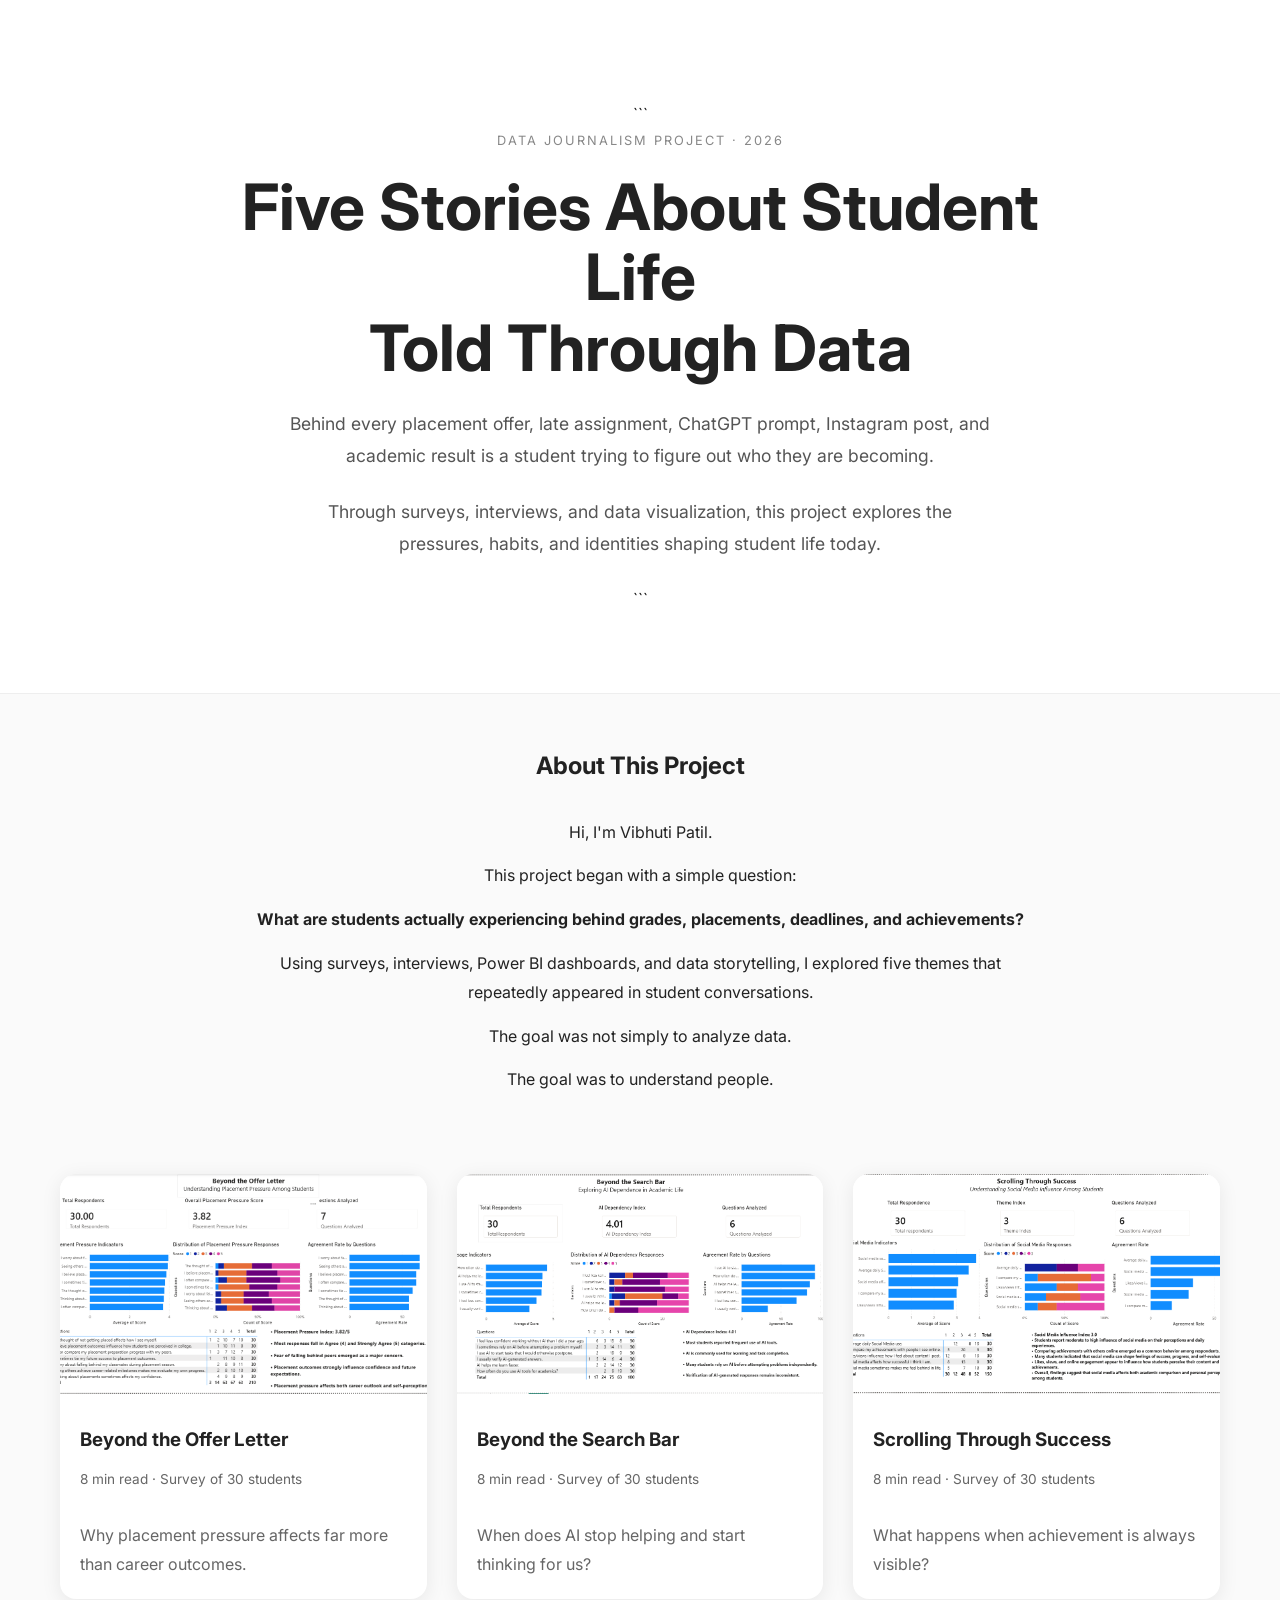
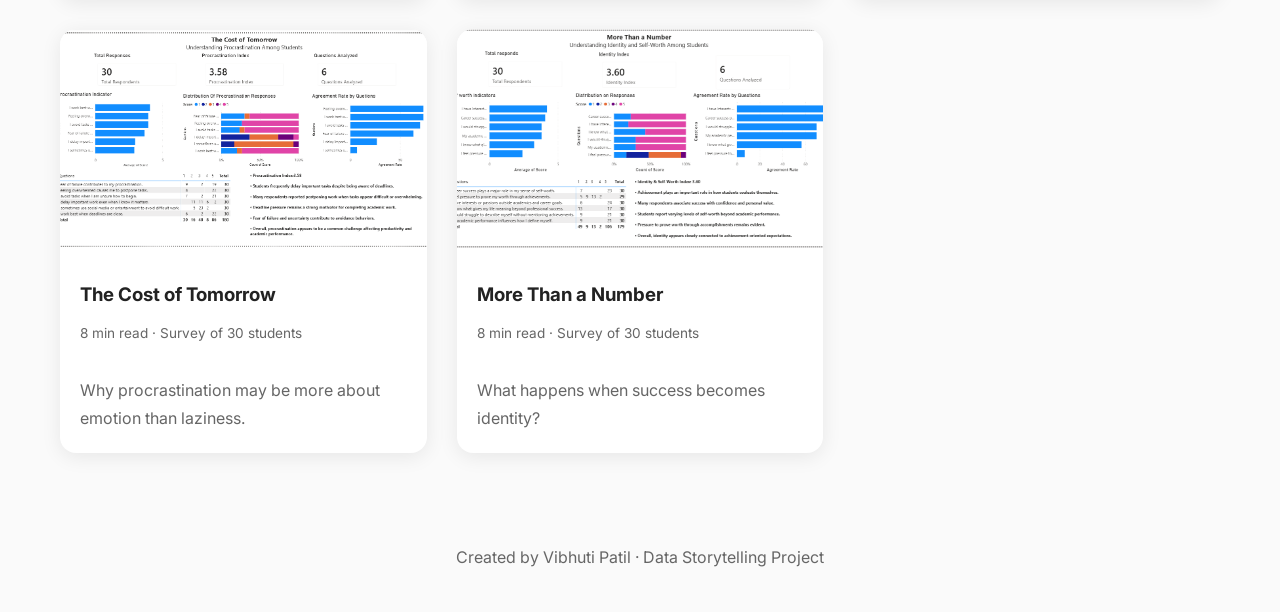
<file: index.html>
<!DOCTYPE html>

<html lang="en">
<head>
<meta charset="UTF-8">
<meta name="viewport" content="width=device-width, initial-scale=1.0">
<title>Five Stories About Student Life Through Data</title>
<link rel="stylesheet" href="styles.css">
</head>

<body>

<header class="hero">

```
<div class="hero-small">
    DATA JOURNALISM PROJECT · 2026
</div>

<h1>
    Five Stories About Student Life<br>
    Told Through Data
</h1>

<p class="hero-text">
    Behind every placement offer,
    late assignment,
    ChatGPT prompt,
    Instagram post,
    and academic result
    is a student trying to figure out who they are becoming.
</p>

<p class="hero-text">
    Through surveys, interviews, and data visualization,
    this project explores the pressures, habits,
    and identities shaping student life today.
</p>
```

</header>

<main class="container">

<section class="about-author">

<h2>About This Project</h2>

<p>
Hi, I'm Vibhuti Patil.
</p>

<p>
This project began with a simple question:
</p>

<p>
<strong>
What are students actually experiencing behind grades,
placements, deadlines, and achievements?
</strong>
</p>

<p>
Using surveys, interviews, Power BI dashboards,
and data storytelling,
I explored five themes that repeatedly appeared
in student conversations.
</p>

<p>
The goal was not simply to analyze data.
</p>

<p>
The goal was to understand people.
</p>

</section>

<section class="articles">

<a href="offer-letter.html" class="card">
<img src="images/Placement Pressure Overview.png">

<h3>Beyond the Offer Letter</h3>

<p class="meta">
8 min read · Survey of 30 students
</p>

<p>
Why placement pressure affects far more
than career outcomes.
</p>

</a>

<a href="search-bar.html" class="card">
<img src="images/AI Dependency Overview.png">

<h3>Beyond the Search Bar</h3>

<p class="meta">
8 min read · Survey of 30 students
</p>

<p>
When does AI stop helping
and start thinking for us?
</p>

</a>

<a href="scrolling-success.html" class="card">
<img src="images/Social Media Overview.png">

<h3>Scrolling Through Success</h3>

<p class="meta">
8 min read · Survey of 30 students
</p>

<p>
What happens when achievement
is always visible?
</p>

</a>

<a href="cost-of-tom.html" class="card">
<img src="images/Procrastination Overview.png">

<h3>The Cost of Tomorrow</h3>

<p class="meta">
8 min read · Survey of 30 students
</p>

<p>
Why procrastination may be more about
emotion than laziness.
</p>

</a>

<a href="more-than-number.html" class="card">
<img src="images/Self Worth Overview.png">

<h3>More Than a Number</h3>

<p class="meta">
8 min read · Survey of 30 students
</p>

<p>
What happens when success
becomes identity?
</p>

</a>

</section>

</main>

<footer>
<p>
Created by Vibhuti Patil · Data Storytelling Project
</p>
</footer>

</body>
</html>
</file>
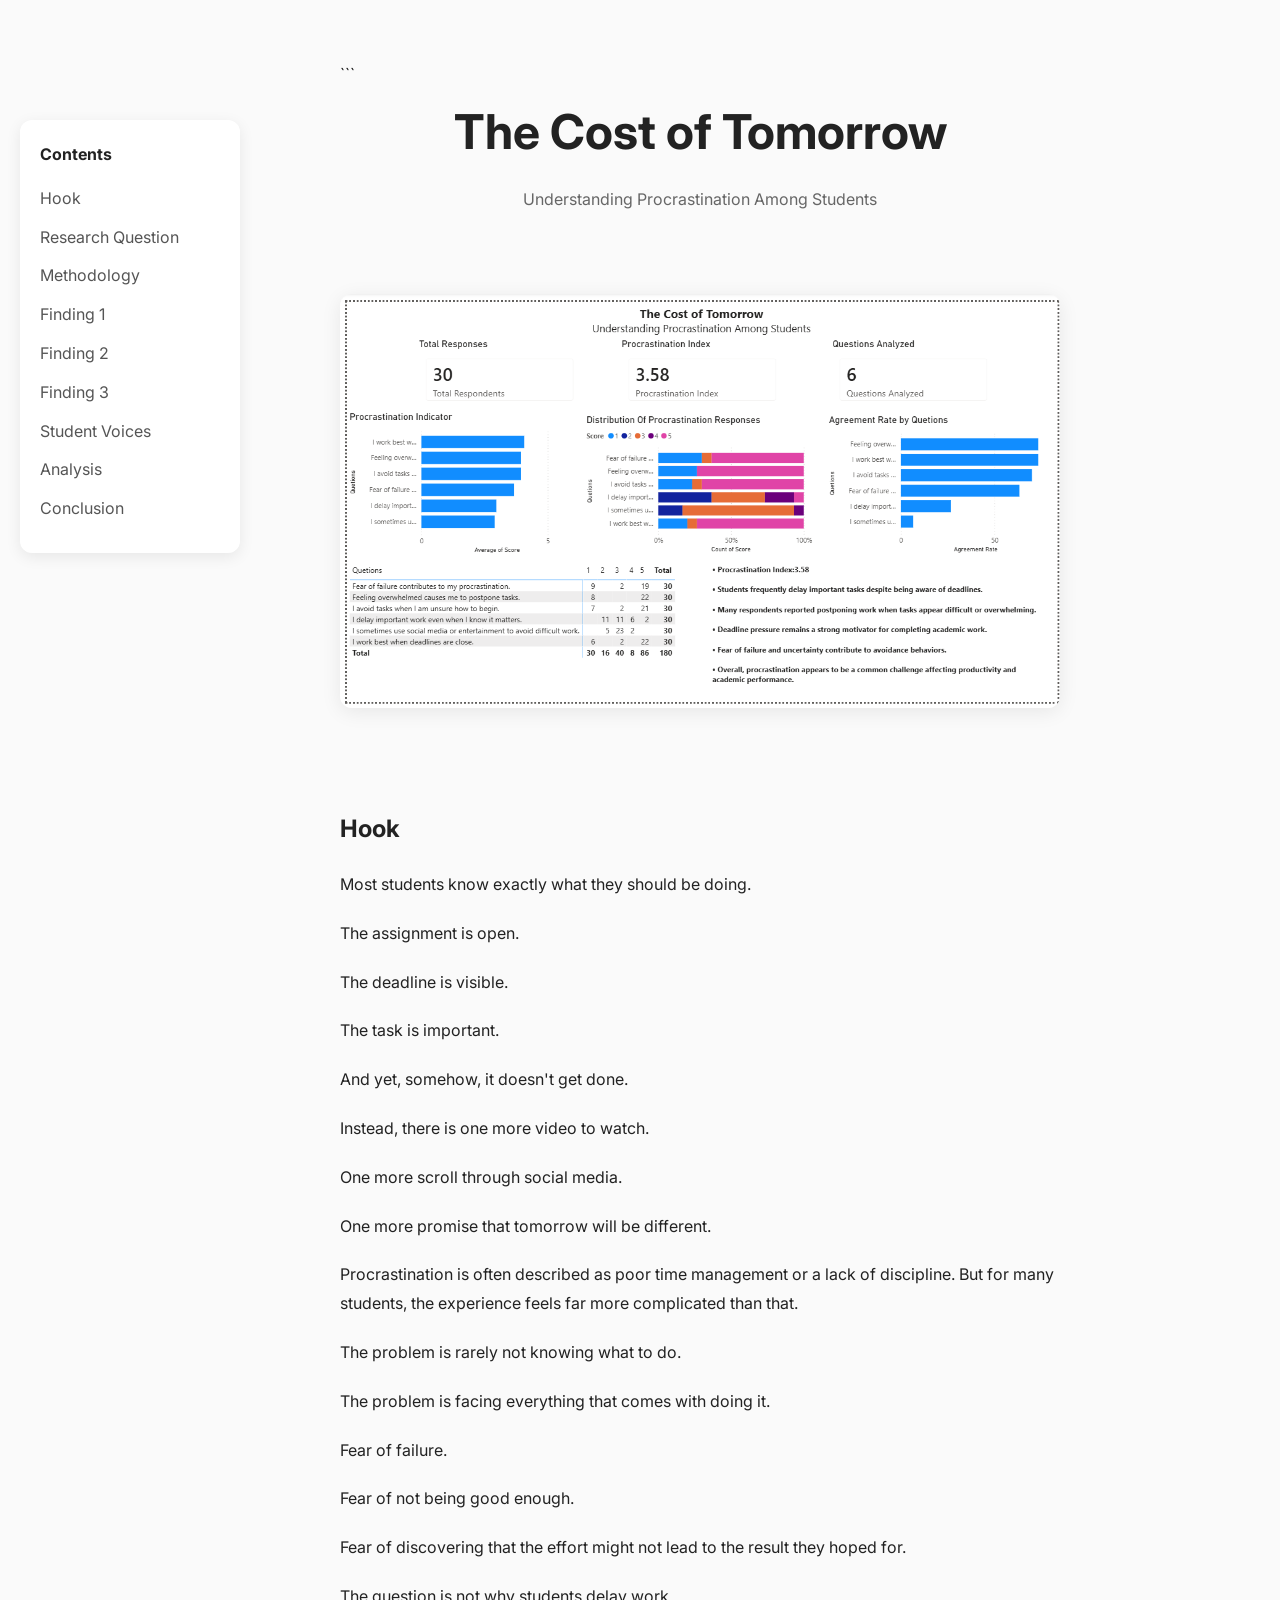
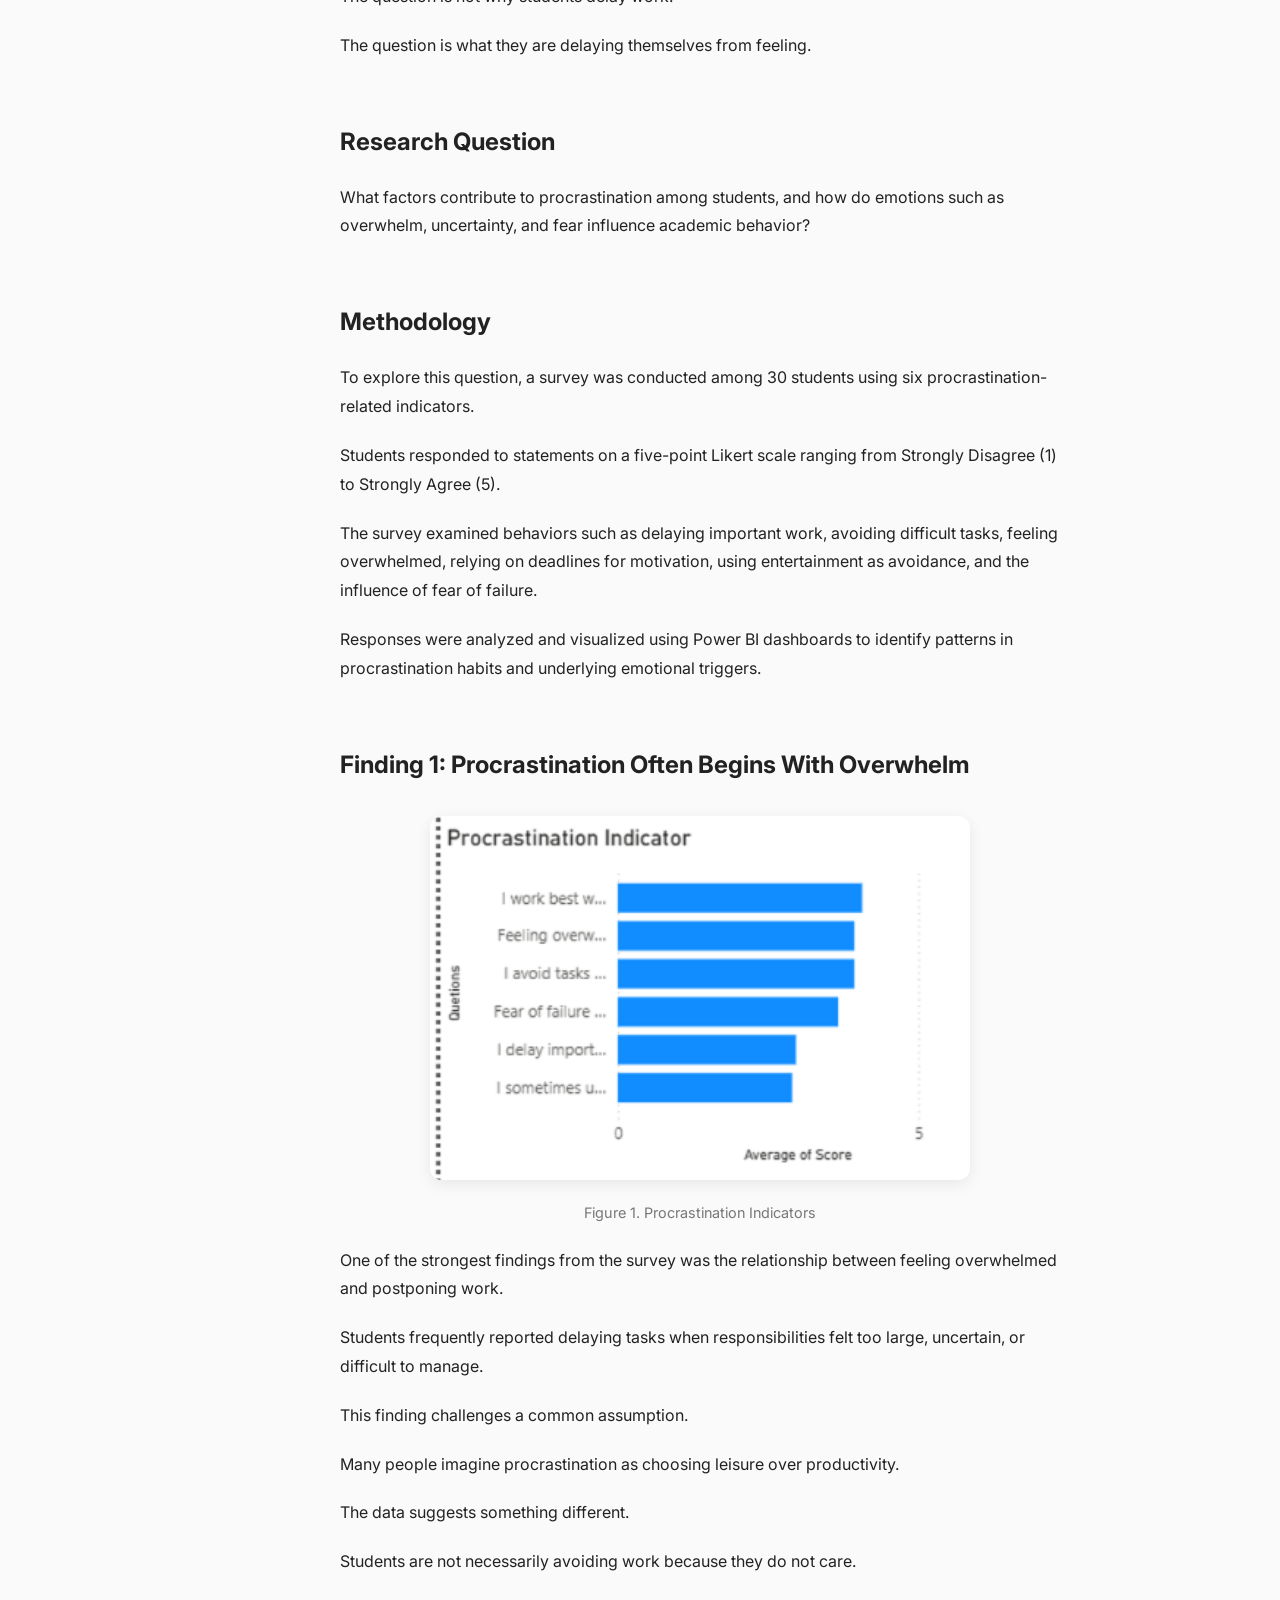
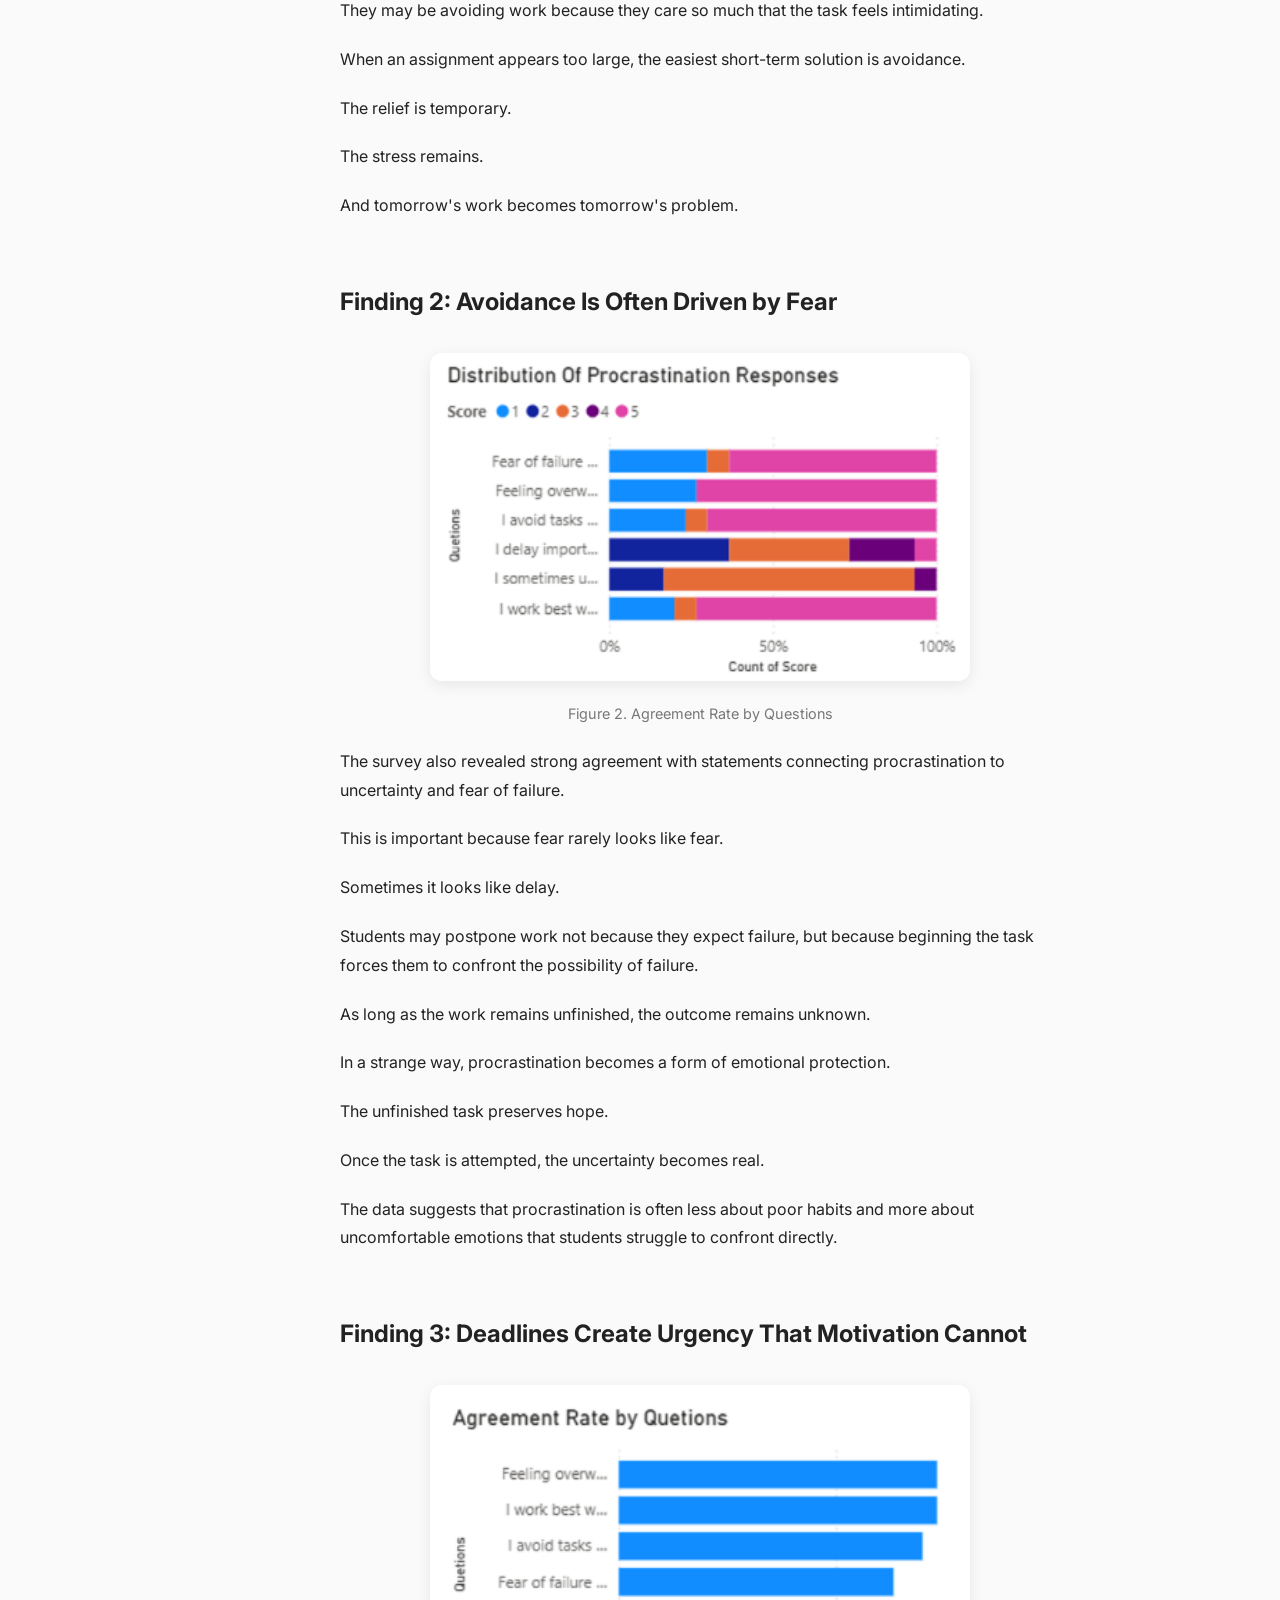
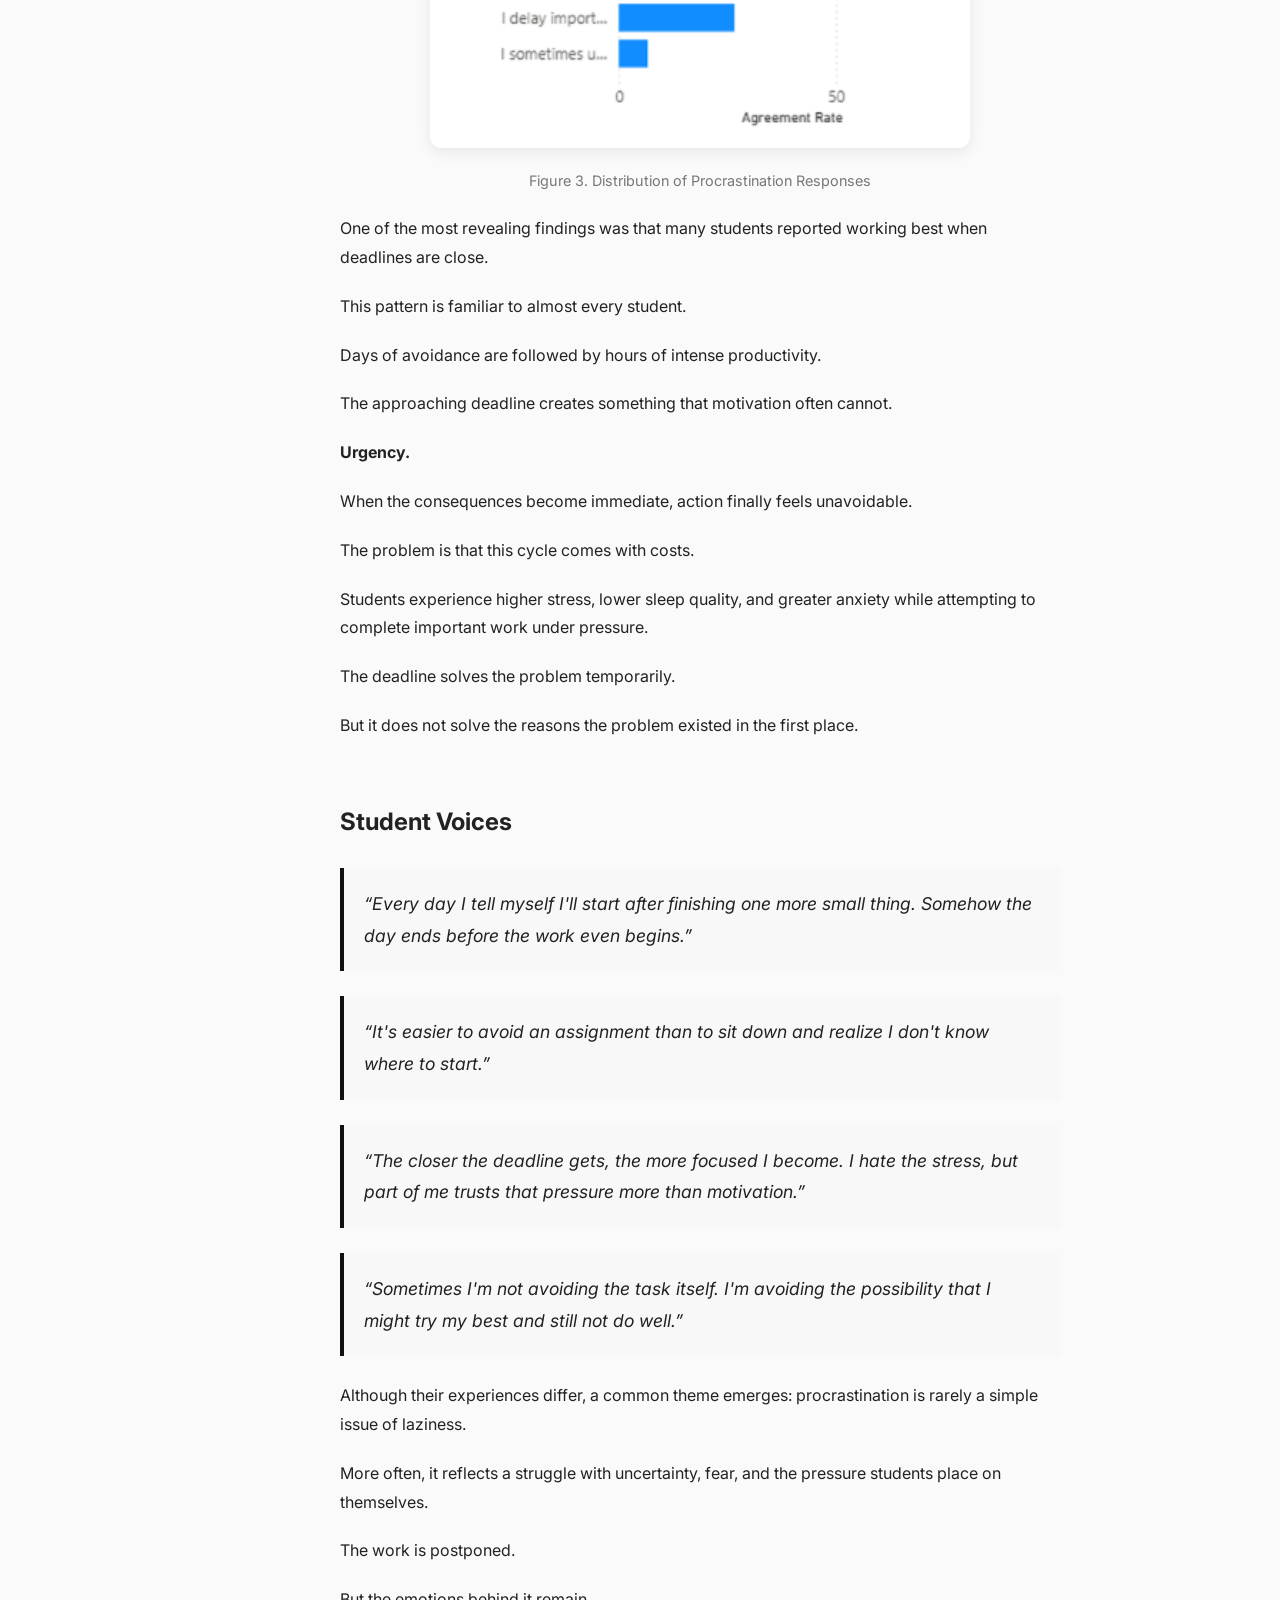
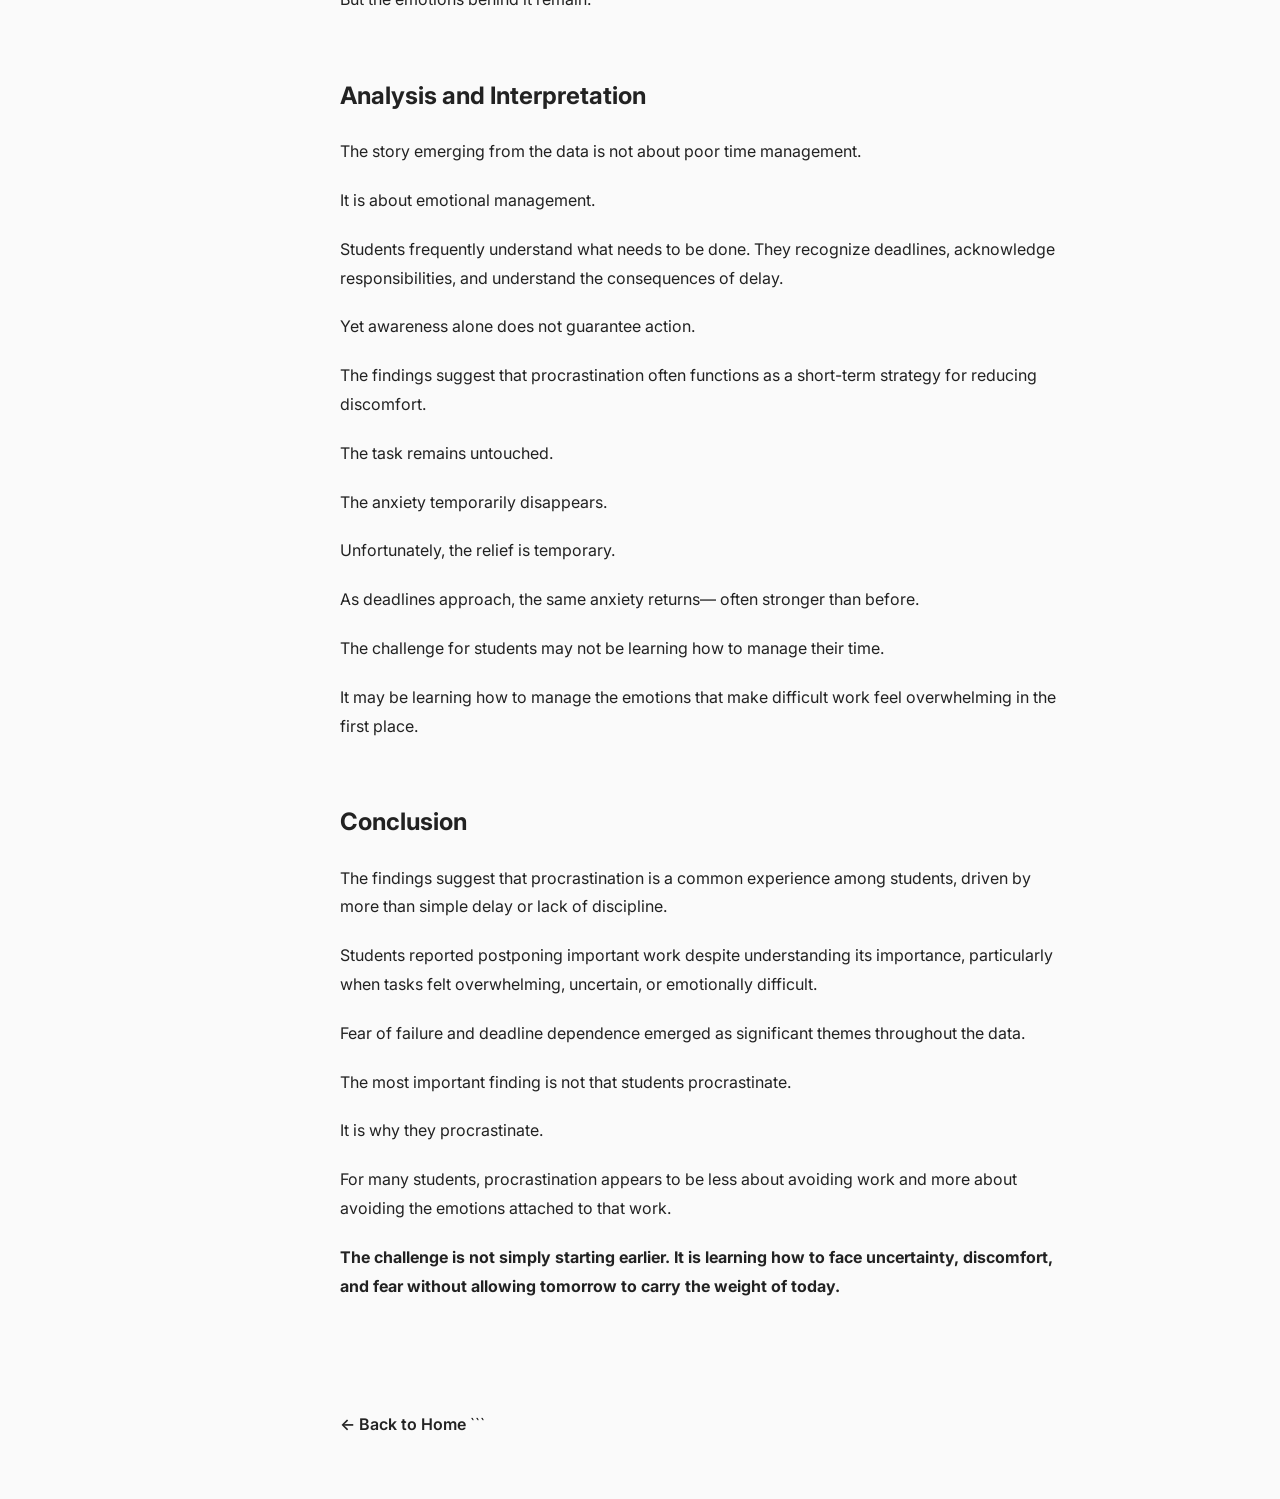
<file: cost-of-tom.html>
<!DOCTYPE html>

<html lang="en">
<head>
<meta charset="UTF-8">
<meta name="viewport" content="width=device-width, initial-scale=1.0">
<title>The Cost of Tomorrow</title>
<link rel="stylesheet" href="styles.css">
</head>

<body>
<nav class="toc">

    <h4>Contents</h4>

    <a href="#hook">Hook</a>
    <a href="#research">Research Question</a>
    <a href="#methodology">Methodology</a>
    <a href="#finding1">Finding 1</a>
    <a href="#finding2">Finding 2</a>
    <a href="#finding3">Finding 3</a>
    <a href="#student-voices">Student Voices</a>
    <a href="#analysis">Analysis</a>
    <a href="#conclusion">Conclusion</a>

</nav>
<div class="article-container">

```
<div class="article-header">
    <h1>The Cost of Tomorrow</h1>
    <p>Understanding Procrastination Among Students</p>
</div>

<img
src="images/Procrastination Overview.png"
class="dashboard-image"
alt="Procrastination Dashboard">

<section id="hook" class="article-section">

    <h2>Hook</h2>

    <p>
        Most students know exactly what they should be doing.
    </p>

    <p>
        The assignment is open.
    </p>

    <p>
        The deadline is visible.
    </p>

    <p>
        The task is important.
    </p>

    <p>
        And yet, somehow, it doesn't get done.
    </p>

    <p>
        Instead, there is one more video to watch.
    </p>

    <p>
        One more scroll through social media.
    </p>

    <p>
        One more promise that tomorrow will be different.
    </p>

    <p>
        Procrastination is often described as poor time management
        or a lack of discipline. But for many students,
        the experience feels far more complicated than that.
    </p>

    <p>
        The problem is rarely not knowing what to do.
    </p>

    <p>
        The problem is facing everything that comes with doing it.
    </p>

    <p>Fear of failure.</p>
    <p>Fear of not being good enough.</p>

    <p>
        Fear of discovering that the effort might not lead
        to the result they hoped for.
    </p>

    <p>
        The question is not why students delay work.
    </p>

    <p>
        The question is what they are delaying themselves from feeling.
    </p>

</section>

<section id="research" class="article-section">

    <h2>Research Question</h2>

    <p>
        What factors contribute to procrastination among students,
        and how do emotions such as overwhelm, uncertainty,
        and fear influence academic behavior?
    </p>

</section>

<section id="methodology" class="article-section">

    <h2>Methodology</h2>

    <p>
        To explore this question, a survey was conducted among
        30 students using six procrastination-related indicators.
    </p>

    <p>
        Students responded to statements on a five-point Likert scale
        ranging from Strongly Disagree (1) to Strongly Agree (5).
    </p>

    <p>
        The survey examined behaviors such as delaying important work,
        avoiding difficult tasks, feeling overwhelmed,
        relying on deadlines for motivation,
        using entertainment as avoidance,
        and the influence of fear of failure.
    </p>

    <p>
        Responses were analyzed and visualized using Power BI dashboards
        to identify patterns in procrastination habits
        and underlying emotional triggers.
    </p>

</section>

<section id="finding1" class="article-section">

    <h2>Finding 1: Procrastination Often Begins With Overwhelm</h2>

    <img
    src="images/Procrastinate_Chart1.png"
    class="chart"
    alt="Procrastination Chart 1">

    <p class="caption">
        Figure 1. Procrastination Indicators
    </p>

    <p>
        One of the strongest findings from the survey
        was the relationship between feeling overwhelmed
        and postponing work.
    </p>

    <p>
        Students frequently reported delaying tasks
        when responsibilities felt too large,
        uncertain, or difficult to manage.
    </p>

    <p>
        This finding challenges a common assumption.
    </p>

    <p>
        Many people imagine procrastination
        as choosing leisure over productivity.
    </p>

    <p>
        The data suggests something different.
    </p>

    <p>
        Students are not necessarily avoiding work
        because they do not care.
    </p>

    <p>
        They may be avoiding work because they care so much
        that the task feels intimidating.
    </p>

    <p>
        When an assignment appears too large,
        the easiest short-term solution is avoidance.
    </p>

    <p>The relief is temporary.</p>
    <p>The stress remains.</p>

    <p>
        And tomorrow's work becomes tomorrow's problem.
    </p>

</section>

<section id="finding2" class="article-section">

    <h2>Finding 2: Avoidance Is Often Driven by Fear</h2>

    <img
    src="images/Procrastinate_Chart2.png"
    class="chart"
    alt="Procrastination Chart 2">

    <p class="caption">
        Figure 2. Agreement Rate by Questions
    </p>

    <p>
        The survey also revealed strong agreement
        with statements connecting procrastination
        to uncertainty and fear of failure.
    </p>

    <p>
        This is important because fear rarely looks like fear.
    </p>

    <p>
        Sometimes it looks like delay.
    </p>

    <p>
        Students may postpone work not because they expect failure,
        but because beginning the task forces them to confront
        the possibility of failure.
    </p>

    <p>
        As long as the work remains unfinished,
        the outcome remains unknown.
    </p>

    <p>
        In a strange way, procrastination becomes
        a form of emotional protection.
    </p>

    <p>
        The unfinished task preserves hope.
    </p>

    <p>
        Once the task is attempted,
        the uncertainty becomes real.
    </p>

    <p>
        The data suggests that procrastination
        is often less about poor habits
        and more about uncomfortable emotions
        that students struggle to confront directly.
    </p>

</section>

<section id="finding3" class="article-section">

    <h2>Finding 3: Deadlines Create Urgency That Motivation Cannot</h2>

    <img
    src="images/Procrastinate_Chart3.png"
    class="chart"
    alt="Procrastination Chart 3">

    <p class="caption">
        Figure 3. Distribution of Procrastination Responses
    </p>

    <p>
        One of the most revealing findings
        was that many students reported
        working best when deadlines are close.
    </p>

    <p>
        This pattern is familiar to almost every student.
    </p>

    <p>
        Days of avoidance are followed
        by hours of intense productivity.
    </p>

    <p>
        The approaching deadline creates something
        that motivation often cannot.
    </p>

    <p><strong>Urgency.</strong></p>

    <p>
        When the consequences become immediate,
        action finally feels unavoidable.
    </p>

    <p>
        The problem is that this cycle comes with costs.
    </p>

    <p>
        Students experience higher stress,
        lower sleep quality,
        and greater anxiety while attempting
        to complete important work under pressure.
    </p>

    <p>
        The deadline solves the problem temporarily.
    </p>

    <p>
        But it does not solve the reasons
        the problem existed in the first place.
    </p>

</section>

<section id="student-voices" class="article-section">

    <h2>Student Voices</h2>

    <div class="quote-block">
        “Every day I tell myself I'll start after finishing one more small thing.
        Somehow the day ends before the work even begins.”
    </div>

    <div class="quote-block">
        “It's easier to avoid an assignment than to sit down
        and realize I don't know where to start.”
    </div>

    <div class="quote-block">
        “The closer the deadline gets, the more focused I become.
        I hate the stress, but part of me trusts that pressure
        more than motivation.”
    </div>

    <div class="quote-block">
        “Sometimes I'm not avoiding the task itself.
        I'm avoiding the possibility that I might try my best
        and still not do well.”
    </div>

    <p>
        Although their experiences differ,
        a common theme emerges:
        procrastination is rarely a simple issue of laziness.
    </p>

    <p>
        More often, it reflects a struggle with uncertainty,
        fear, and the pressure students place on themselves.
    </p>

    <p>
        The work is postponed.
    </p>

    <p>
        But the emotions behind it remain.
    </p>

</section>

<section id="analysis" class="article-section">

    <h2>Analysis and Interpretation</h2>

    <p>
        The story emerging from the data
        is not about poor time management.
    </p>

    <p>
        It is about emotional management.
    </p>

    <p>
        Students frequently understand what needs to be done.
        They recognize deadlines,
        acknowledge responsibilities,
        and understand the consequences of delay.
    </p>

    <p>
        Yet awareness alone does not guarantee action.
    </p>

    <p>
        The findings suggest that procrastination
        often functions as a short-term strategy
        for reducing discomfort.
    </p>

    <p>
        The task remains untouched.
    </p>

    <p>
        The anxiety temporarily disappears.
    </p>

    <p>
        Unfortunately, the relief is temporary.
    </p>

    <p>
        As deadlines approach,
        the same anxiety returns—
        often stronger than before.
    </p>

    <p>
        The challenge for students
        may not be learning how to manage their time.
    </p>

    <p>
        It may be learning how to manage the emotions
        that make difficult work feel overwhelming
        in the first place.
    </p>

</section>

<section id="conclusion" class="article-section">

    <h2>Conclusion</h2>

    <p>
        The findings suggest that procrastination
        is a common experience among students,
        driven by more than simple delay
        or lack of discipline.
    </p>

    <p>
        Students reported postponing important work
        despite understanding its importance,
        particularly when tasks felt overwhelming,
        uncertain, or emotionally difficult.
    </p>

    <p>
        Fear of failure and deadline dependence
        emerged as significant themes throughout the data.
    </p>

    <p>
        The most important finding
        is not that students procrastinate.
    </p>

    <p>
        It is why they procrastinate.
    </p>

    <p>
        For many students,
        procrastination appears to be less about avoiding work
        and more about avoiding the emotions attached to that work.
    </p>

    <p>
        <strong>
        The challenge is not simply starting earlier.
        It is learning how to face uncertainty,
        discomfort, and fear without allowing tomorrow
        to carry the weight of today.
        </strong>
    </p>

</section>

<a href="index.html" class="back-home">
    ← Back to Home
</a>
```

</div>

</body>
</html>
</file>
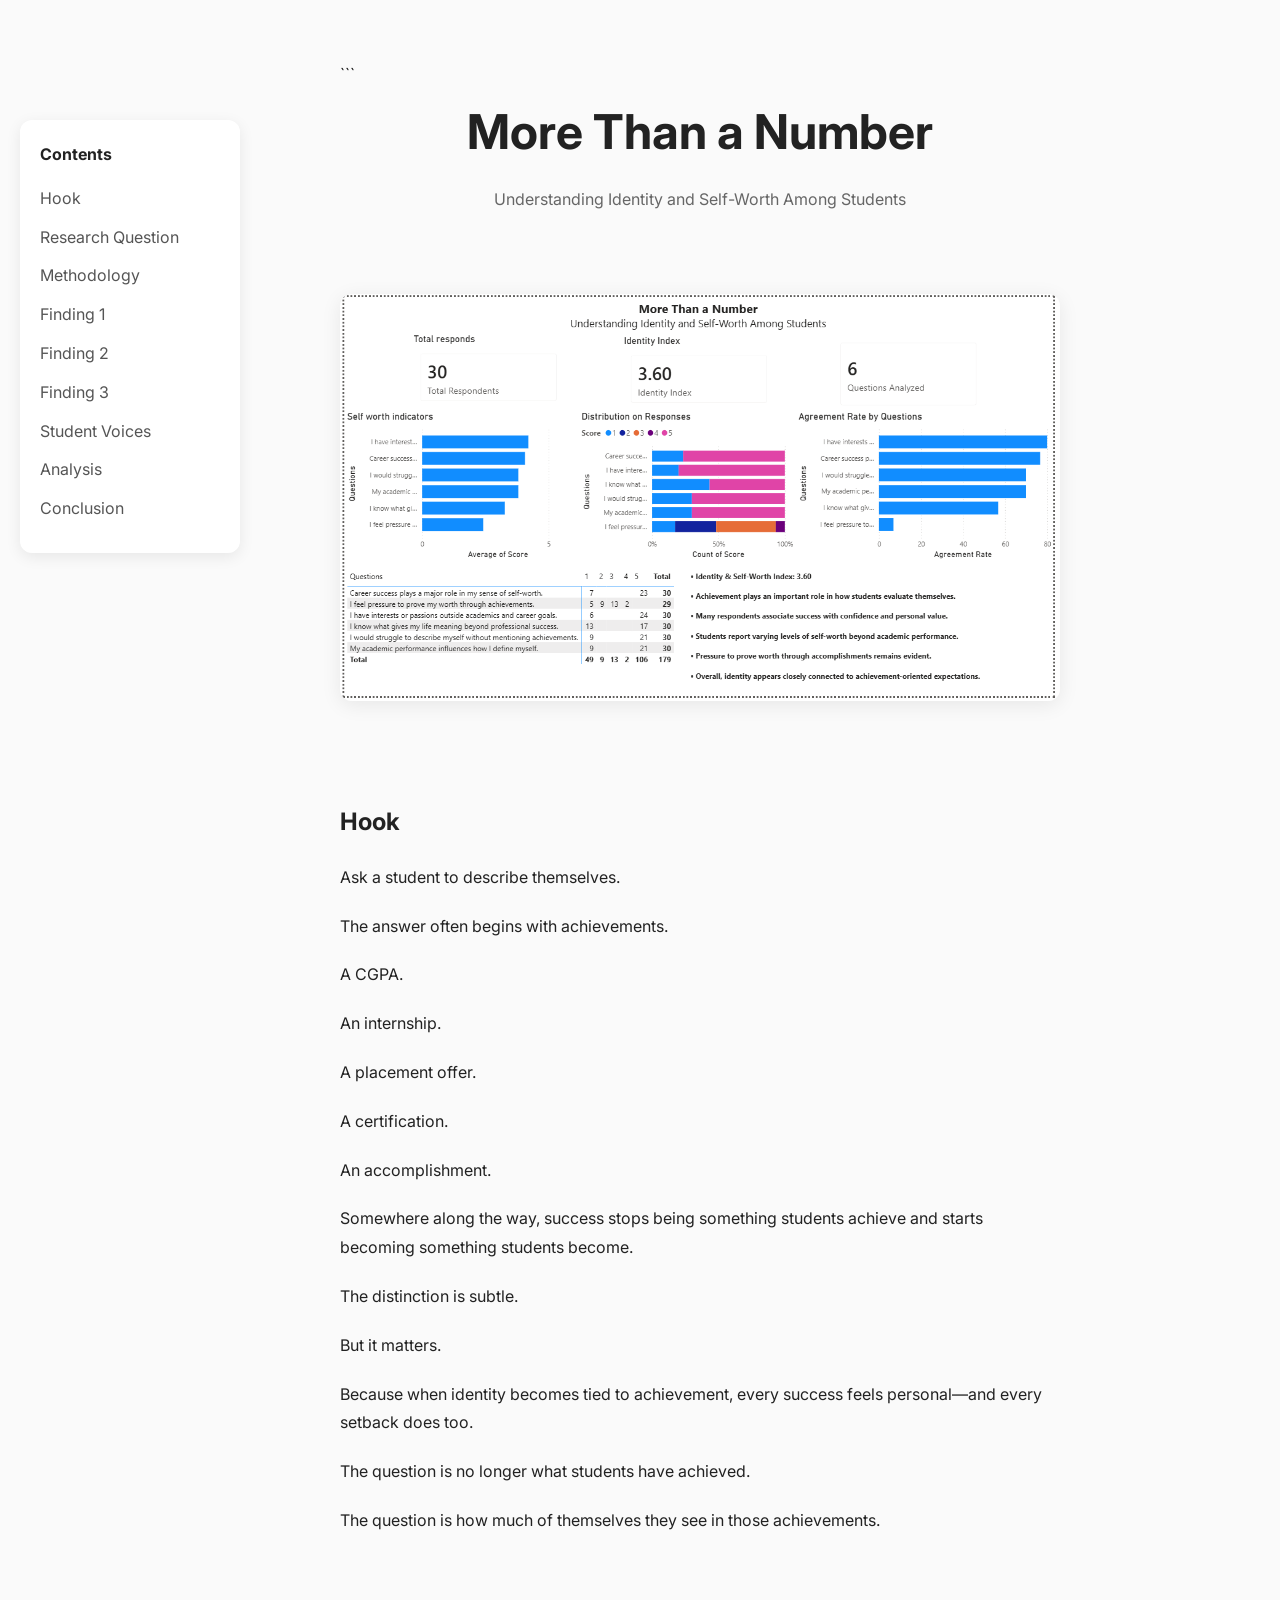
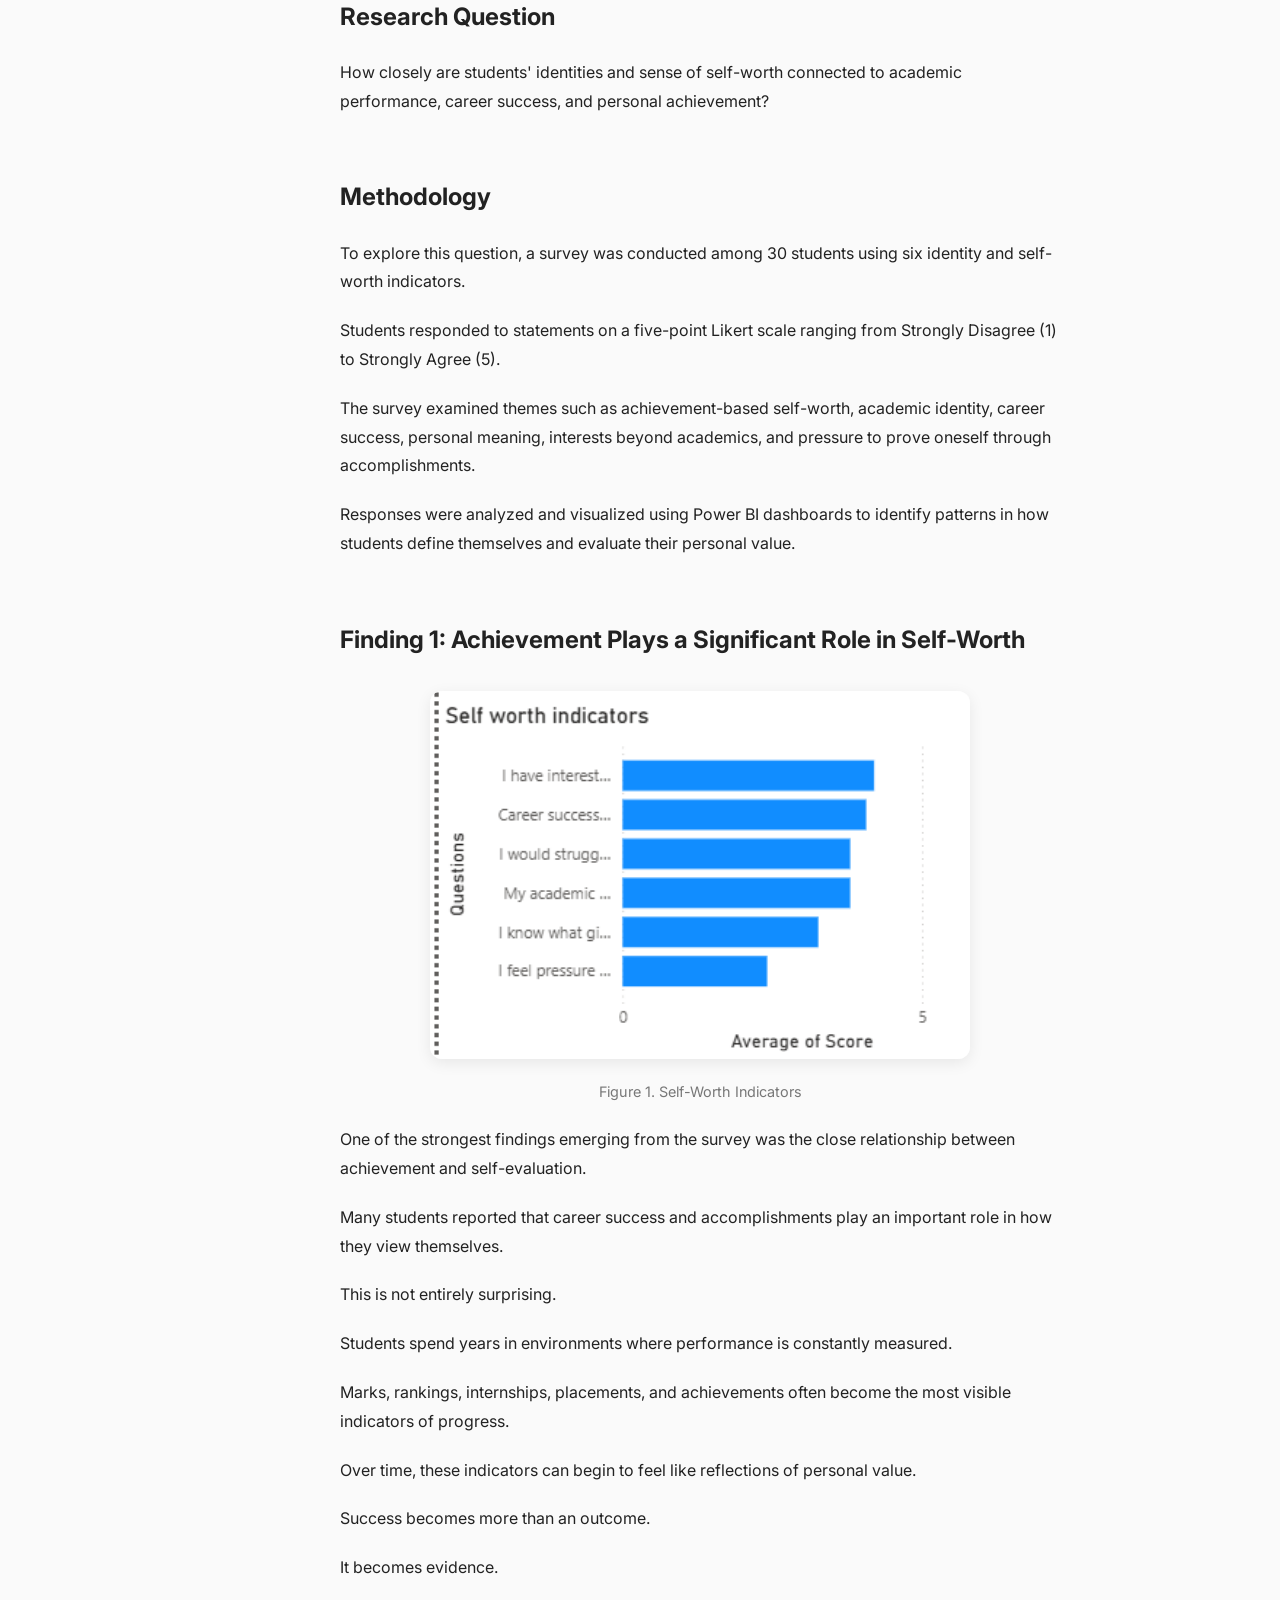
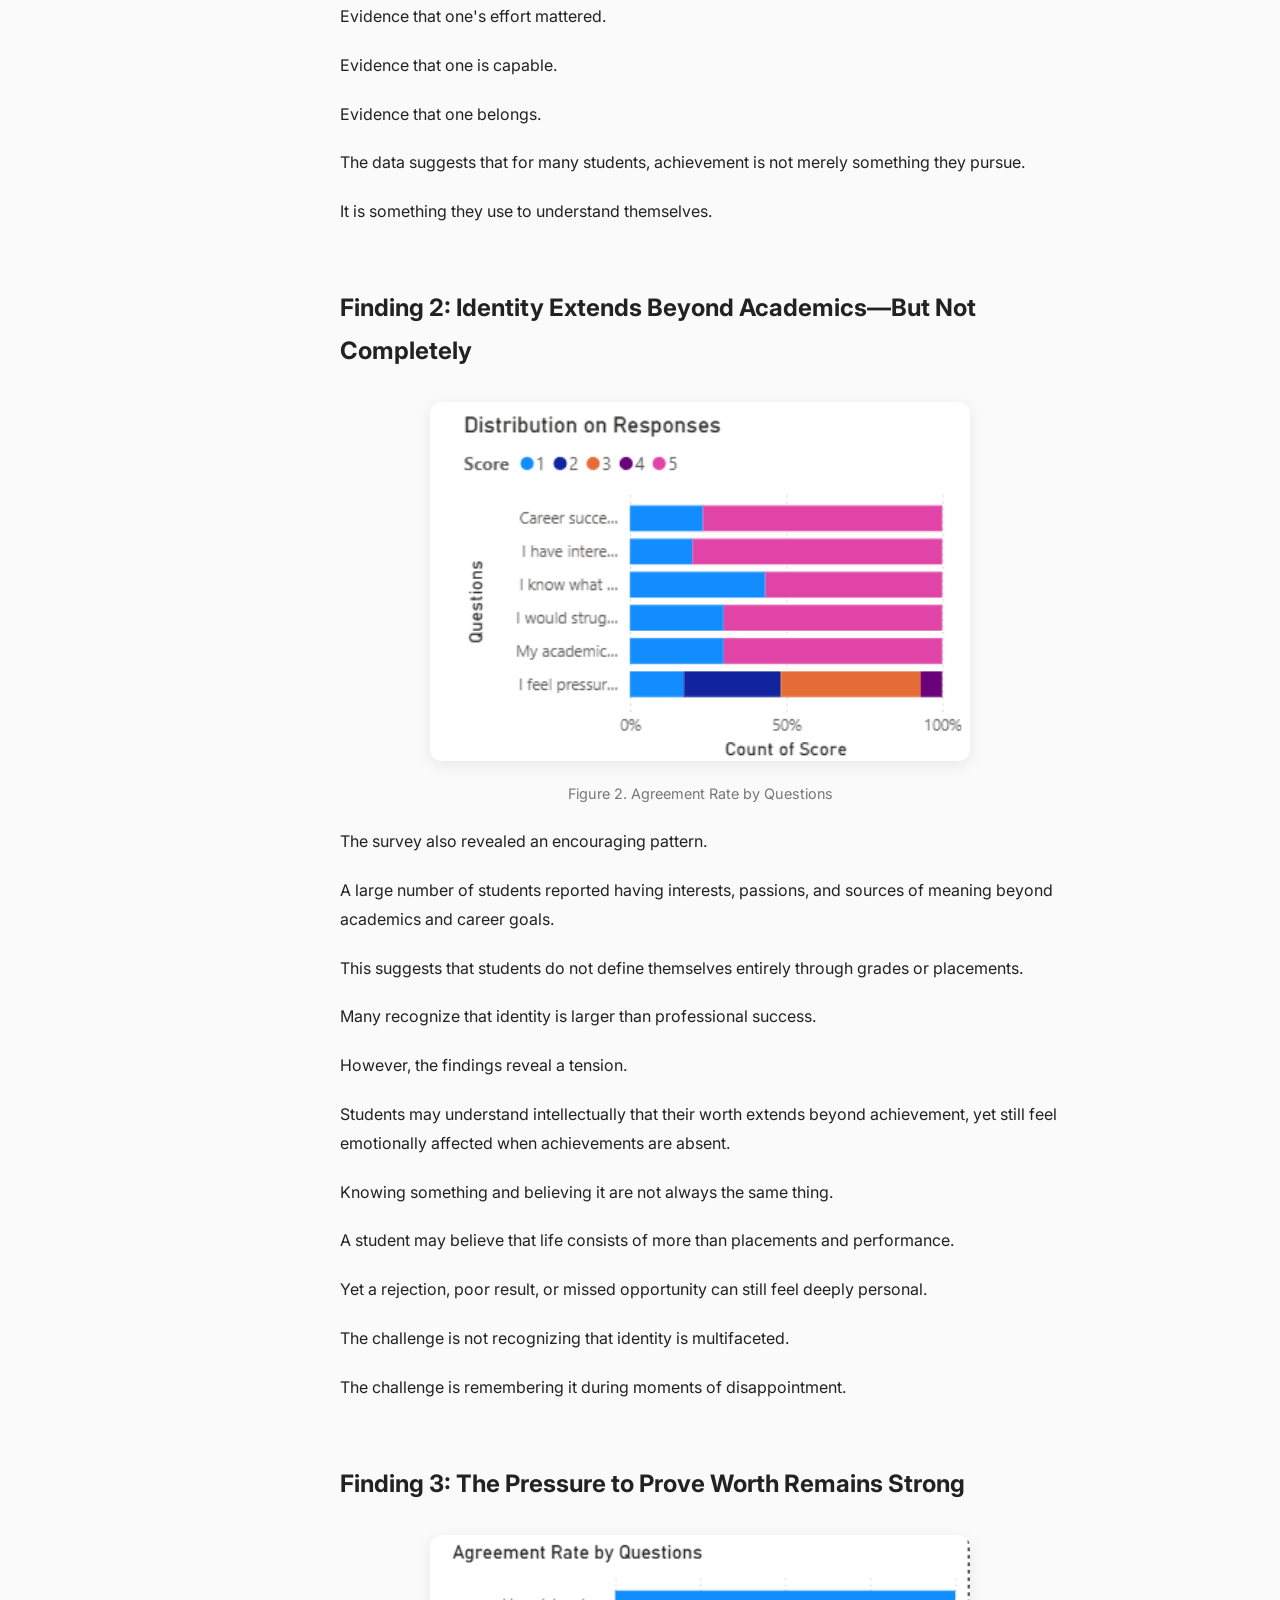
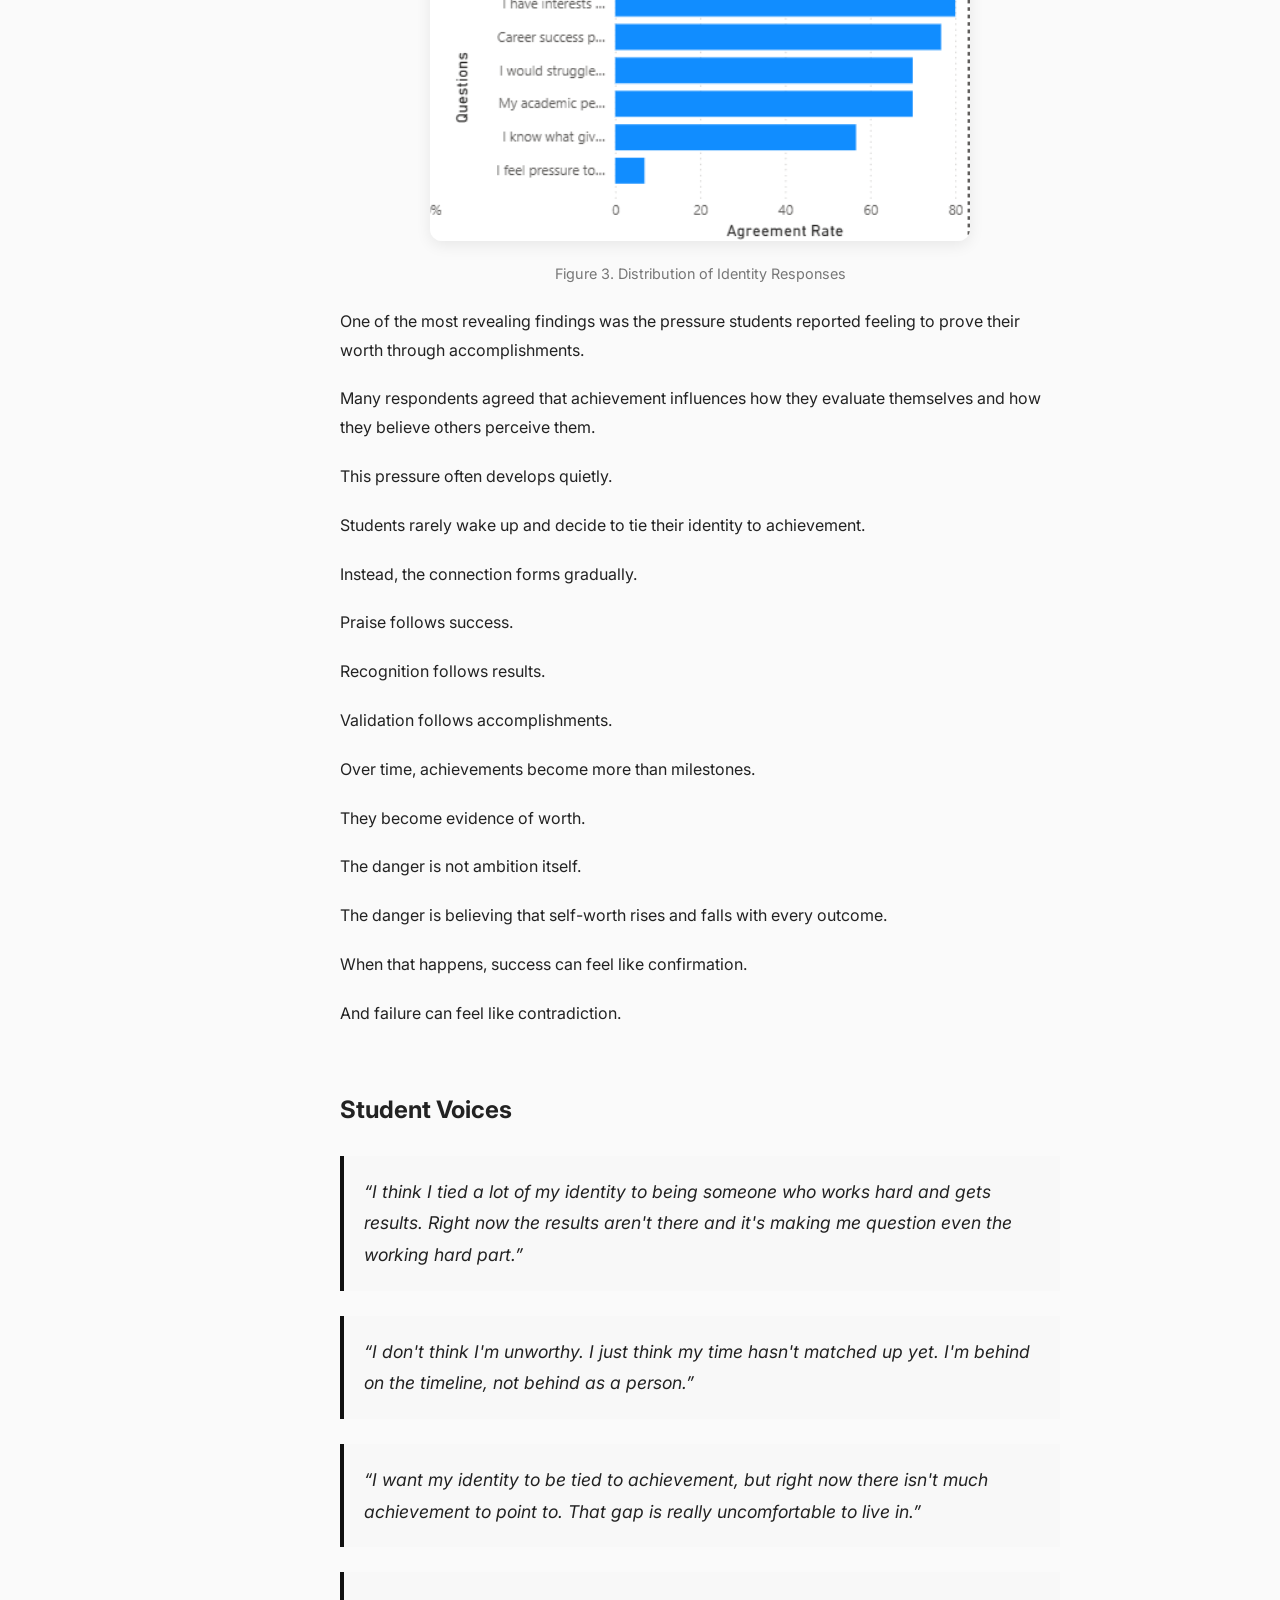
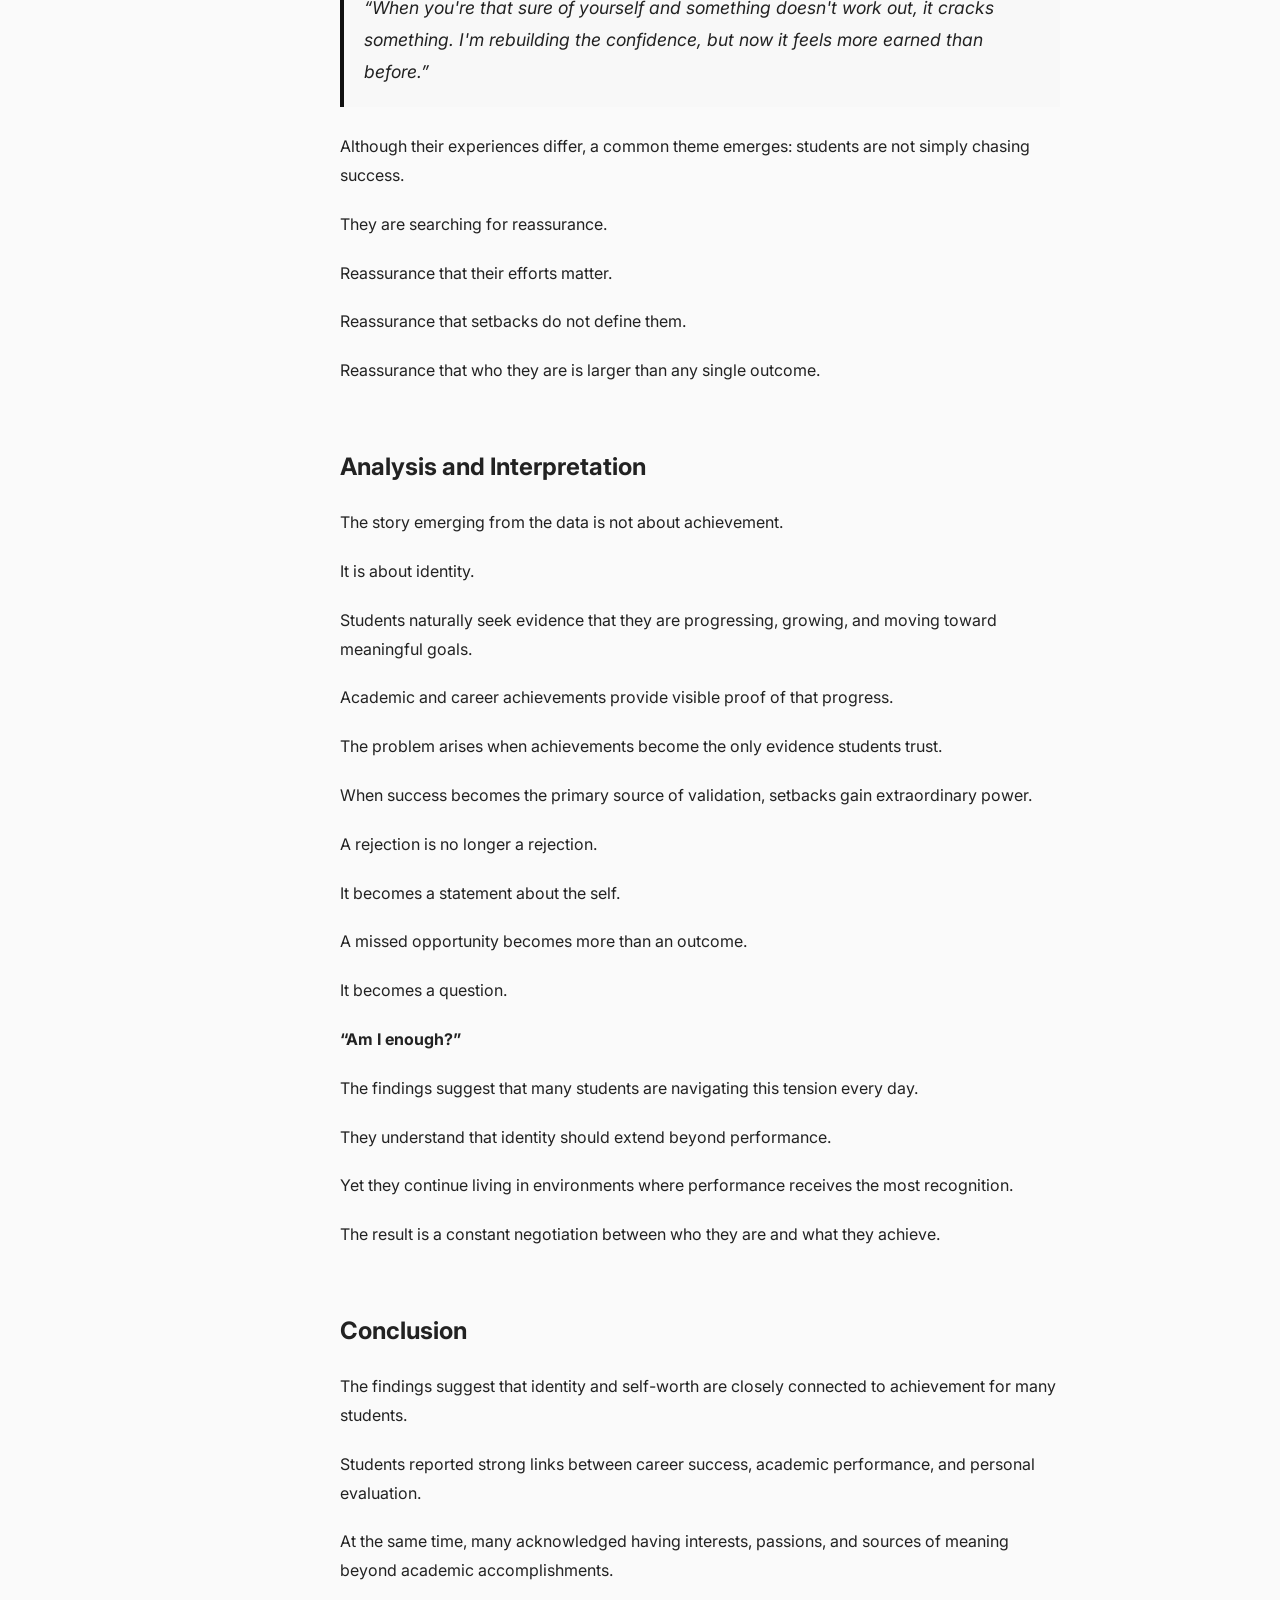
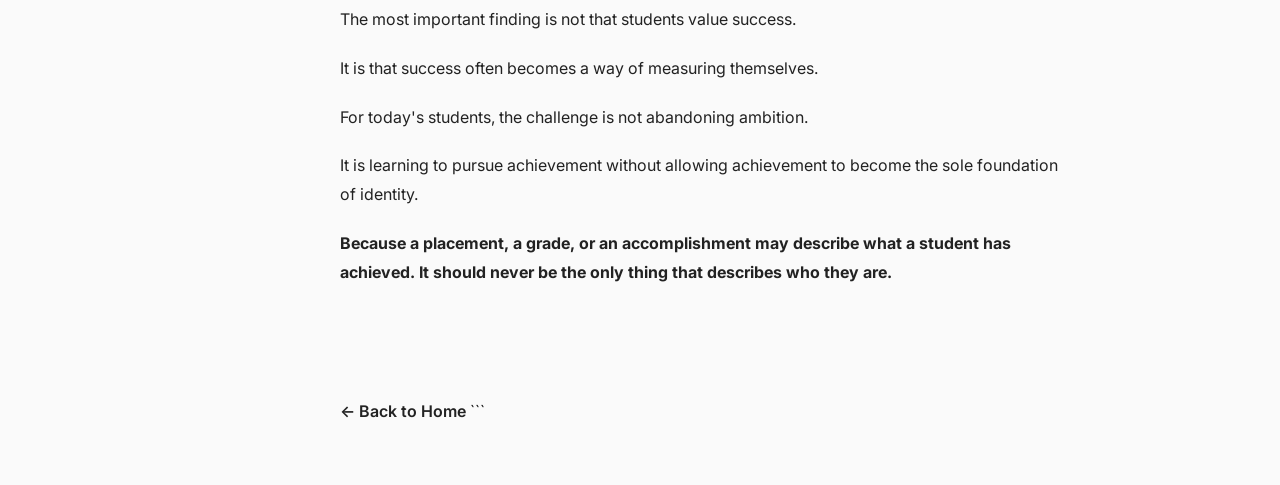
<file: more-than-number.html>
<!DOCTYPE html>

<html lang="en">
<head>
<meta charset="UTF-8">
<meta name="viewport" content="width=device-width, initial-scale=1.0">
<title>More Than a Number</title>
<link rel="stylesheet" href="styles.css">
</head>

<body>
<nav class="toc">

    <h4>Contents</h4>

    <a href="#hook">Hook</a>
    <a href="#research">Research Question</a>
    <a href="#methodology">Methodology</a>
    <a href="#finding1">Finding 1</a>
    <a href="#finding2">Finding 2</a>
    <a href="#finding3">Finding 3</a>
    <a href="#student-voices">Student Voices</a>
    <a href="#analysis">Analysis</a>
    <a href="#conclusion">Conclusion</a>

</nav>
<div class="article-container">

```
<div class="article-header">
    <h1>More Than a Number</h1>
    <p>Understanding Identity and Self-Worth Among Students</p>
</div>

<img
src="images/Self Worth Overview.png"
class="dashboard-image"
alt="Identity Dashboard">

<section id="hook" class="article-section">

    <h2>Hook</h2>

    <p>
        Ask a student to describe themselves.
    </p>

    <p>
        The answer often begins with achievements.
    </p>

    <p>A CGPA.</p>
    <p>An internship.</p>
    <p>A placement offer.</p>
    <p>A certification.</p>
    <p>An accomplishment.</p>

    <p>
        Somewhere along the way, success stops being something students achieve
        and starts becoming something students become.
    </p>

    <p>
        The distinction is subtle.
    </p>

    <p>
        But it matters.
    </p>

    <p>
        Because when identity becomes tied to achievement,
        every success feels personal—and every setback does too.
    </p>

    <p>
        The question is no longer what students have achieved.
    </p>

    <p>
        The question is how much of themselves they see in those achievements.
    </p>

</section>

<section id="research" class="article-section">

    <h2>Research Question</h2>

    <p>
        How closely are students' identities and sense of self-worth
        connected to academic performance, career success,
        and personal achievement?
    </p>

</section>

<section id="methodology" class="article-section">

    <h2>Methodology</h2>

    <p>
        To explore this question, a survey was conducted among
        30 students using six identity and self-worth indicators.
    </p>

    <p>
        Students responded to statements on a five-point Likert scale
        ranging from Strongly Disagree (1) to Strongly Agree (5).
    </p>

    <p>
        The survey examined themes such as achievement-based self-worth,
        academic identity, career success, personal meaning,
        interests beyond academics, and pressure to prove oneself
        through accomplishments.
    </p>

    <p>
        Responses were analyzed and visualized using Power BI dashboards
        to identify patterns in how students define themselves
        and evaluate their personal value.
    </p>

</section>

<section id="finding1" class="article-section">

    <h2>Finding 1: Achievement Plays a Significant Role in Self-Worth</h2>

    <img
    src="images/Self_Chart1.png"
    class="chart"
    alt="Self Worth Chart 1">

    <p class="caption">
        Figure 1. Self-Worth Indicators
    </p>

    <p>
        One of the strongest findings emerging from the survey
        was the close relationship between achievement and self-evaluation.
    </p>

    <p>
        Many students reported that career success and accomplishments
        play an important role in how they view themselves.
    </p>

    <p>
        This is not entirely surprising.
    </p>

    <p>
        Students spend years in environments where performance
        is constantly measured.
    </p>

    <p>
        Marks, rankings, internships, placements, and achievements
        often become the most visible indicators of progress.
    </p>

    <p>
        Over time, these indicators can begin to feel like reflections
        of personal value.
    </p>

    <p>
        Success becomes more than an outcome.
    </p>

    <p>It becomes evidence.</p>

    <p>Evidence that one's effort mattered.</p>
    <p>Evidence that one is capable.</p>
    <p>Evidence that one belongs.</p>

    <p>
        The data suggests that for many students,
        achievement is not merely something they pursue.
    </p>

    <p>
        It is something they use to understand themselves.
    </p>

</section>

<section id="finding2" class="article-section">

    <h2>Finding 2: Identity Extends Beyond Academics—But Not Completely</h2>

    <img
    src="images/Self_Chart2.png"
    class="chart"
    alt="Self Worth Chart 2">

    <p class="caption">
        Figure 2. Agreement Rate by Questions
    </p>

    <p>
        The survey also revealed an encouraging pattern.
    </p>

    <p>
        A large number of students reported having interests,
        passions, and sources of meaning beyond academics
        and career goals.
    </p>

    <p>
        This suggests that students do not define themselves
        entirely through grades or placements.
    </p>

    <p>
        Many recognize that identity is larger than professional success.
    </p>

    <p>
        However, the findings reveal a tension.
    </p>

    <p>
        Students may understand intellectually that their worth
        extends beyond achievement, yet still feel emotionally affected
        when achievements are absent.
    </p>

    <p>
        Knowing something and believing it
        are not always the same thing.
    </p>

    <p>
        A student may believe that life consists of more than placements
        and performance.
    </p>

    <p>
        Yet a rejection, poor result, or missed opportunity
        can still feel deeply personal.
    </p>

    <p>
        The challenge is not recognizing
        that identity is multifaceted.
    </p>

    <p>
        The challenge is remembering it
        during moments of disappointment.
    </p>

</section>

<section id="finding3" class="article-section">

    <h2>Finding 3: The Pressure to Prove Worth Remains Strong</h2>

    <img
    src="images/Self_Chart3.png"
    class="chart"
    alt="Self Worth Chart 3">

    <p class="caption">
        Figure 3. Distribution of Identity Responses
    </p>

    <p>
        One of the most revealing findings
        was the pressure students reported feeling
        to prove their worth through accomplishments.
    </p>

    <p>
        Many respondents agreed that achievement influences
        how they evaluate themselves and how they believe
        others perceive them.
    </p>

    <p>
        This pressure often develops quietly.
    </p>

    <p>
        Students rarely wake up and decide
        to tie their identity to achievement.
    </p>

    <p>
        Instead, the connection forms gradually.
    </p>

    <p>Praise follows success.</p>
    <p>Recognition follows results.</p>
    <p>Validation follows accomplishments.</p>

    <p>
        Over time, achievements become more than milestones.
    </p>

    <p>
        They become evidence of worth.
    </p>

    <p>
        The danger is not ambition itself.
    </p>

    <p>
        The danger is believing that self-worth rises and falls
        with every outcome.
    </p>

    <p>
        When that happens, success can feel like confirmation.
    </p>

    <p>
        And failure can feel like contradiction.
    </p>

</section>

<section id="student-voices" class="article-section">

    <h2>Student Voices</h2>

    <div class="quote-block">
        “I think I tied a lot of my identity to being someone who works hard
        and gets results. Right now the results aren't there and it's making me
        question even the working hard part.”
    </div>

    <div class="quote-block">
        “I don't think I'm unworthy. I just think my time hasn't matched up yet.
        I'm behind on the timeline, not behind as a person.”
    </div>

    <div class="quote-block">
        “I want my identity to be tied to achievement,
        but right now there isn't much achievement to point to.
        That gap is really uncomfortable to live in.”
    </div>

    <div class="quote-block">
        “When you're that sure of yourself and something doesn't work out,
        it cracks something. I'm rebuilding the confidence,
        but now it feels more earned than before.”
    </div>

    <p>
        Although their experiences differ,
        a common theme emerges:
        students are not simply chasing success.
    </p>

    <p>
        They are searching for reassurance.
    </p>

    <p>Reassurance that their efforts matter.</p>
    <p>Reassurance that setbacks do not define them.</p>
    <p>Reassurance that who they are is larger than any single outcome.</p>

</section>

<section id="analysis" class="article-section">

    <h2>Analysis and Interpretation</h2>

    <p>
        The story emerging from the data is not about achievement.
    </p>

    <p>
        It is about identity.
    </p>

    <p>
        Students naturally seek evidence that they are progressing,
        growing, and moving toward meaningful goals.
    </p>

    <p>
        Academic and career achievements provide visible proof
        of that progress.
    </p>

    <p>
        The problem arises when achievements become the only evidence
        students trust.
    </p>

    <p>
        When success becomes the primary source of validation,
        setbacks gain extraordinary power.
    </p>

    <p>
        A rejection is no longer a rejection.
    </p>

    <p>
        It becomes a statement about the self.
    </p>

    <p>
        A missed opportunity becomes more than an outcome.
    </p>

    <p>
        It becomes a question.
    </p>

    <p>
        <strong>“Am I enough?”</strong>
    </p>

    <p>
        The findings suggest that many students
        are navigating this tension every day.
    </p>

    <p>
        They understand that identity should extend beyond performance.
    </p>

    <p>
        Yet they continue living in environments where performance
        receives the most recognition.
    </p>

    <p>
        The result is a constant negotiation
        between who they are and what they achieve.
    </p>

</section>

<section id="conclusion" class="article-section">

    <h2>Conclusion</h2>

    <p>
        The findings suggest that identity and self-worth
        are closely connected to achievement for many students.
    </p>

    <p>
        Students reported strong links between career success,
        academic performance, and personal evaluation.
    </p>

    <p>
        At the same time, many acknowledged having interests,
        passions, and sources of meaning beyond academic accomplishments.
    </p>

    <p>
        The most important finding is not that students value success.
    </p>

    <p>
        It is that success often becomes a way of measuring themselves.
    </p>

    <p>
        For today's students, the challenge is not abandoning ambition.
    </p>

    <p>
        It is learning to pursue achievement without allowing achievement
        to become the sole foundation of identity.
    </p>

    <p>
        <strong>
        Because a placement, a grade, or an accomplishment
        may describe what a student has achieved.
        It should never be the only thing that describes who they are.
        </strong>
    </p>

</section>

<a href="index.html" class="back-home">
    ← Back to Home
</a>
```

</div>

</body>
</html>
</file>
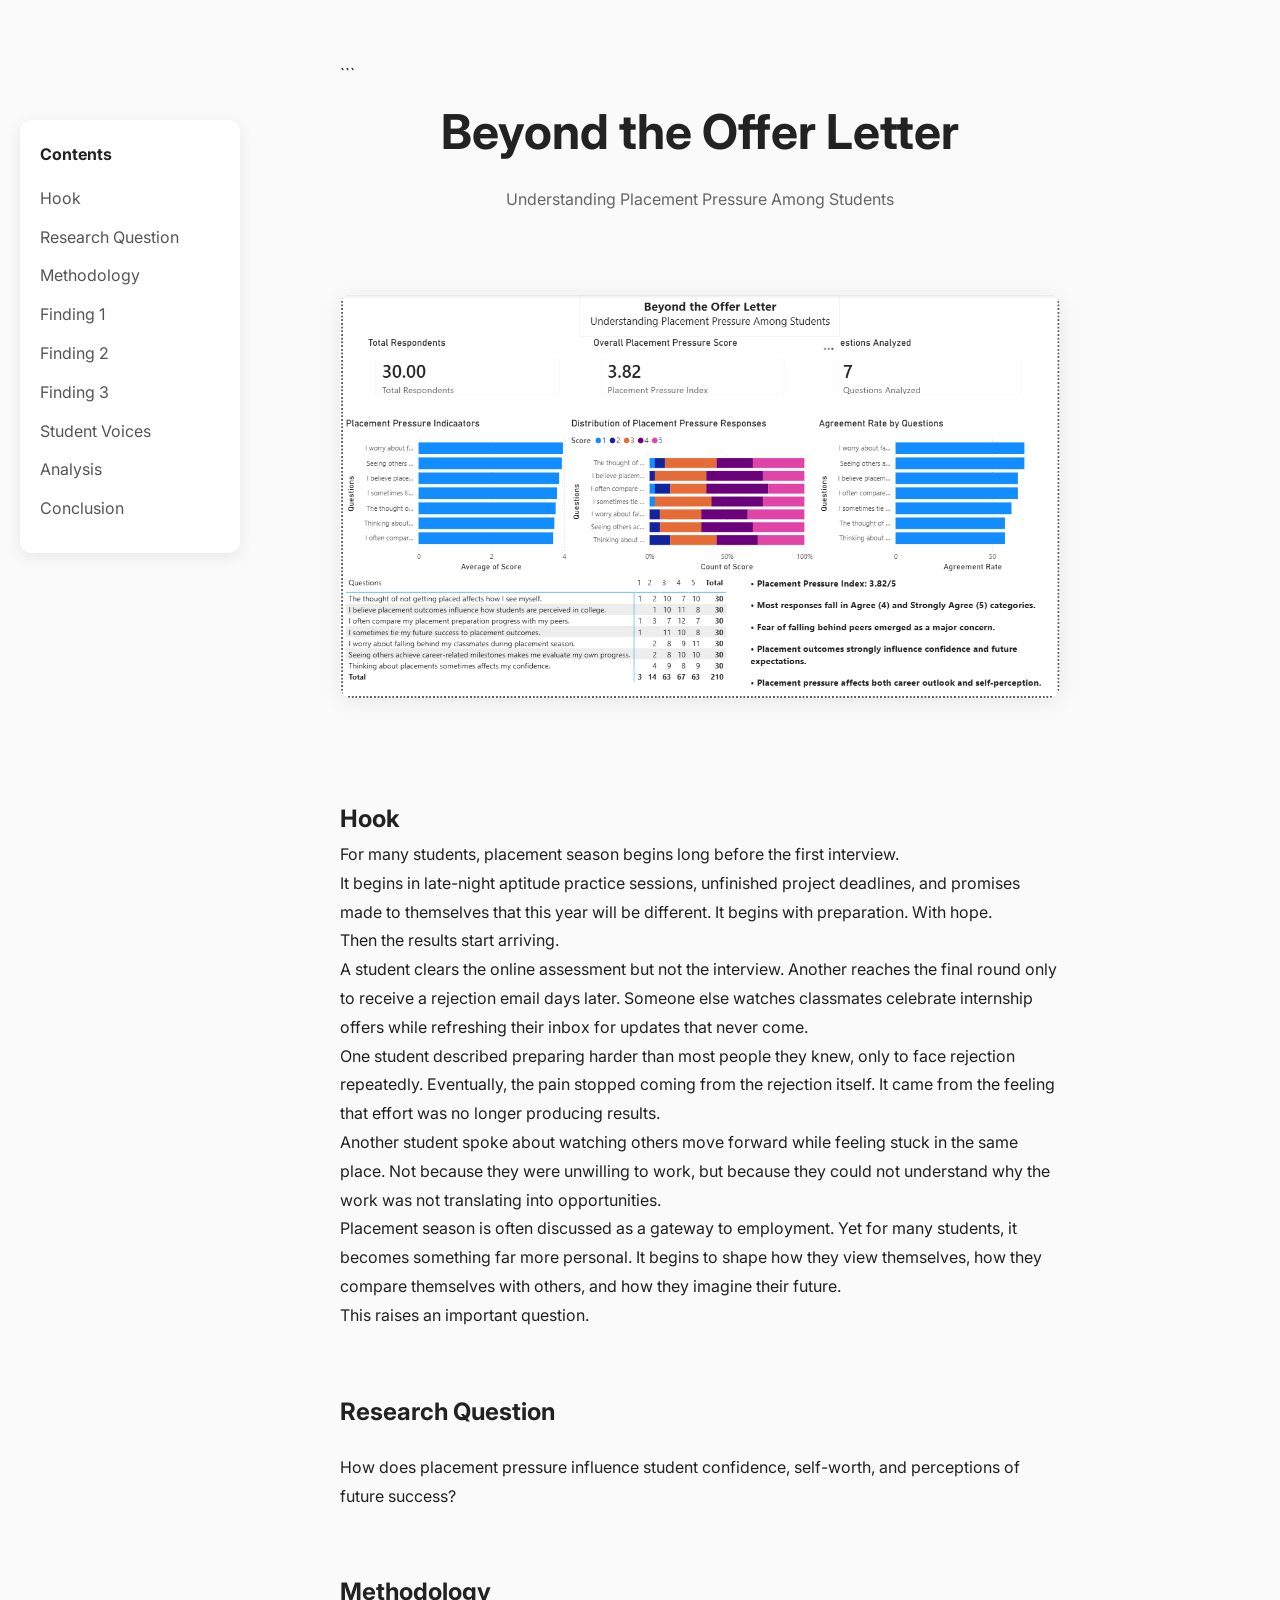
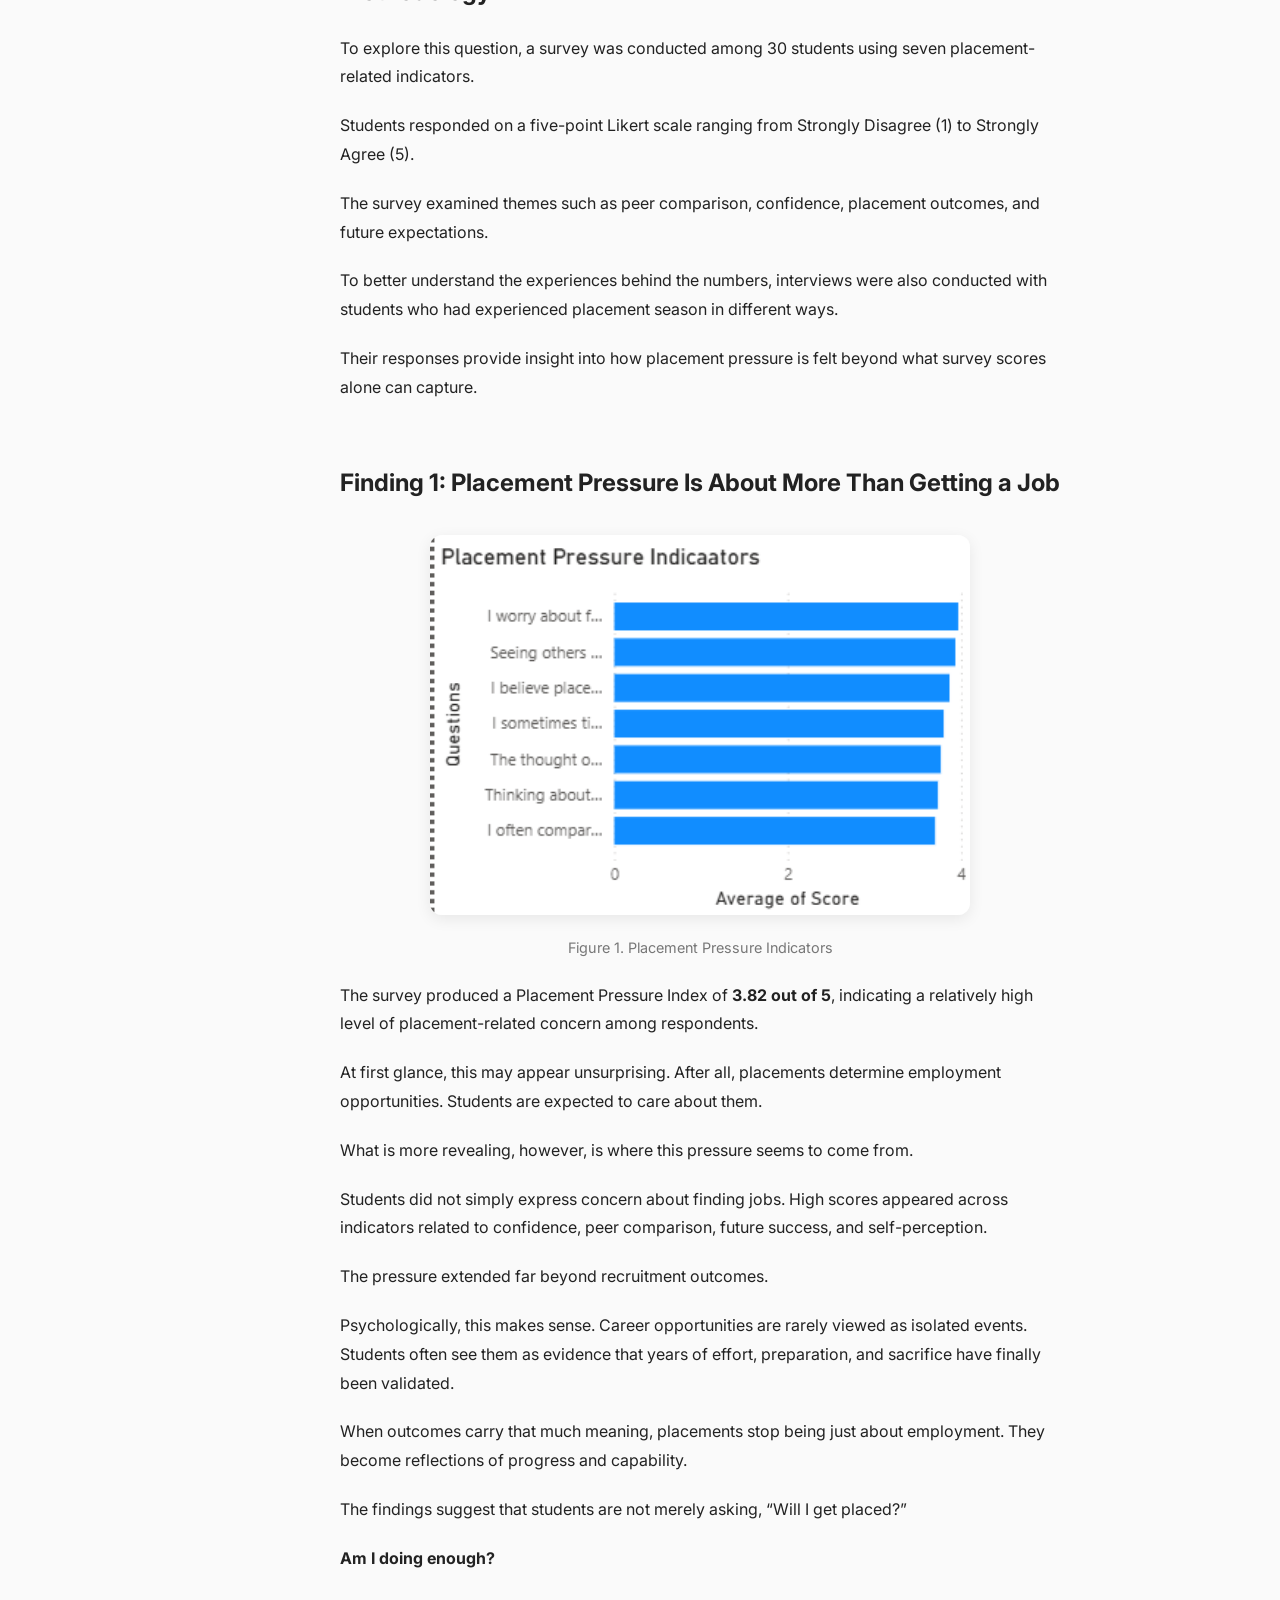
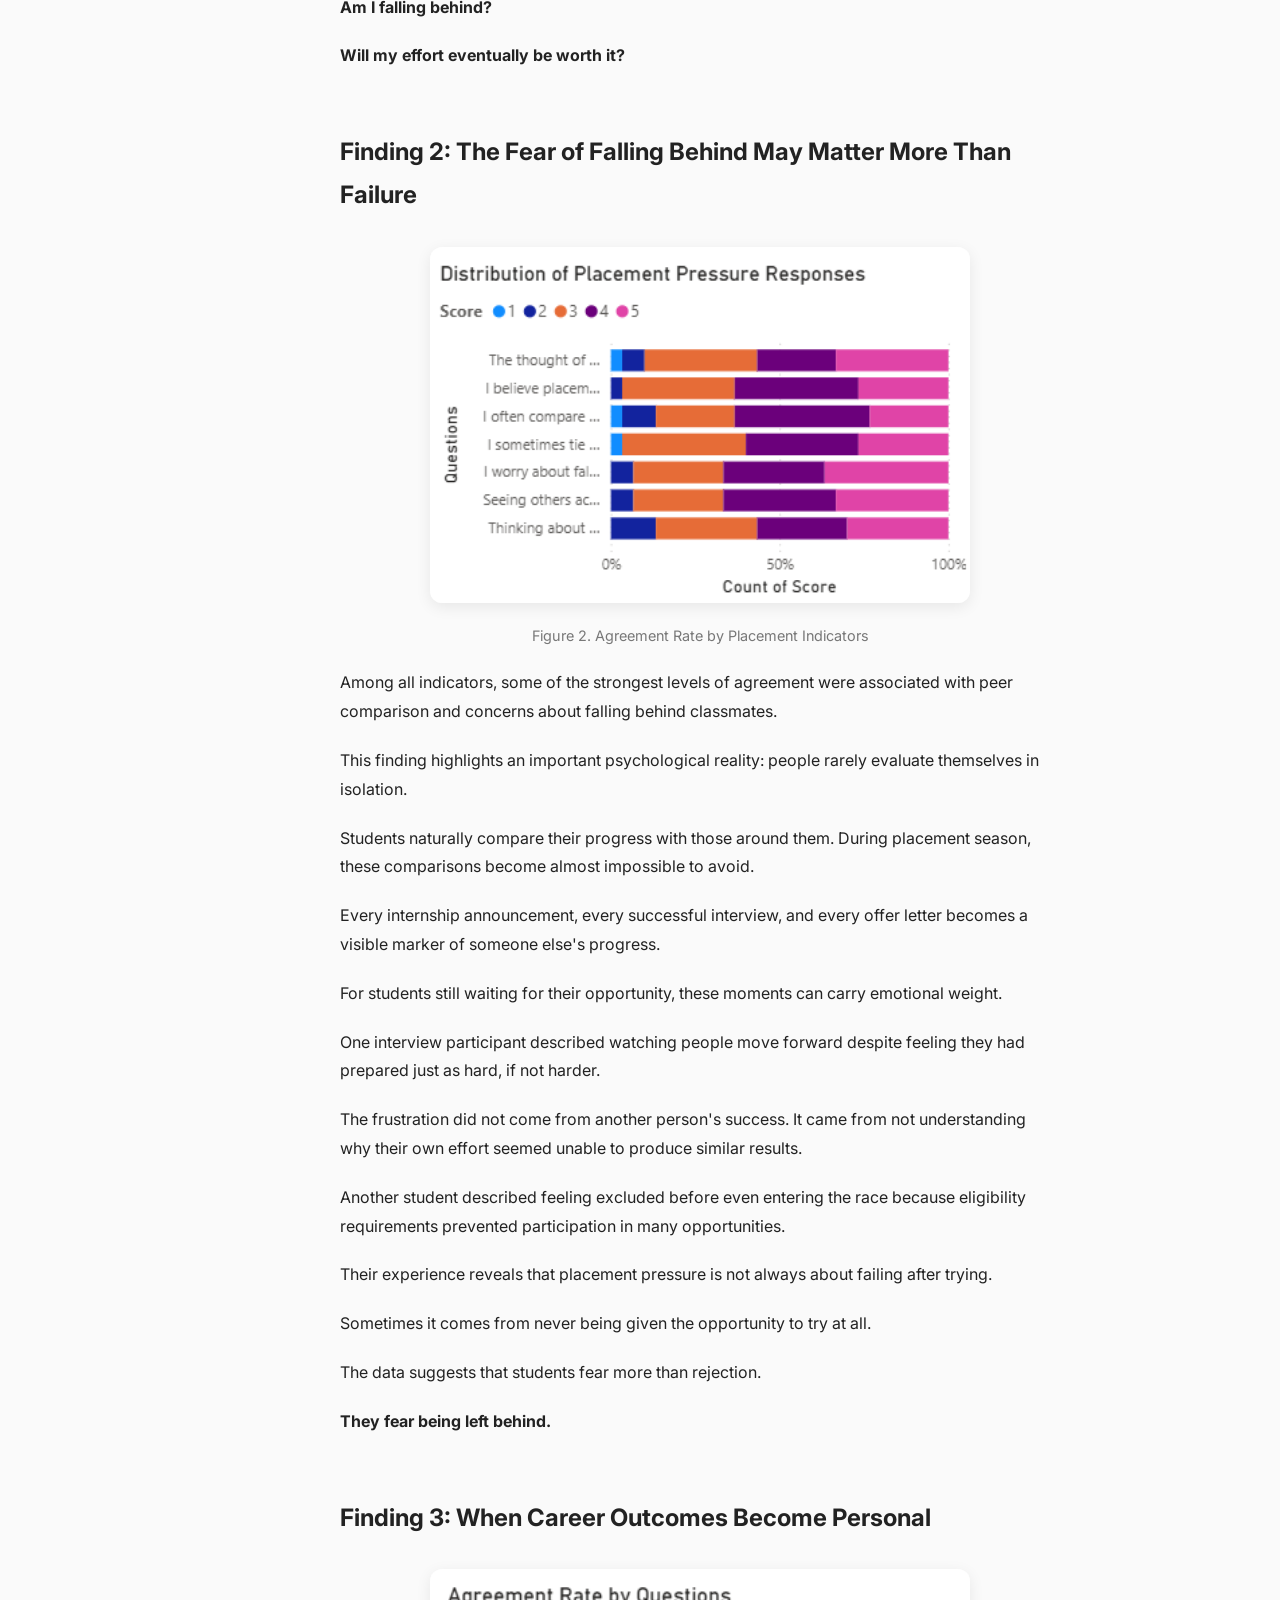
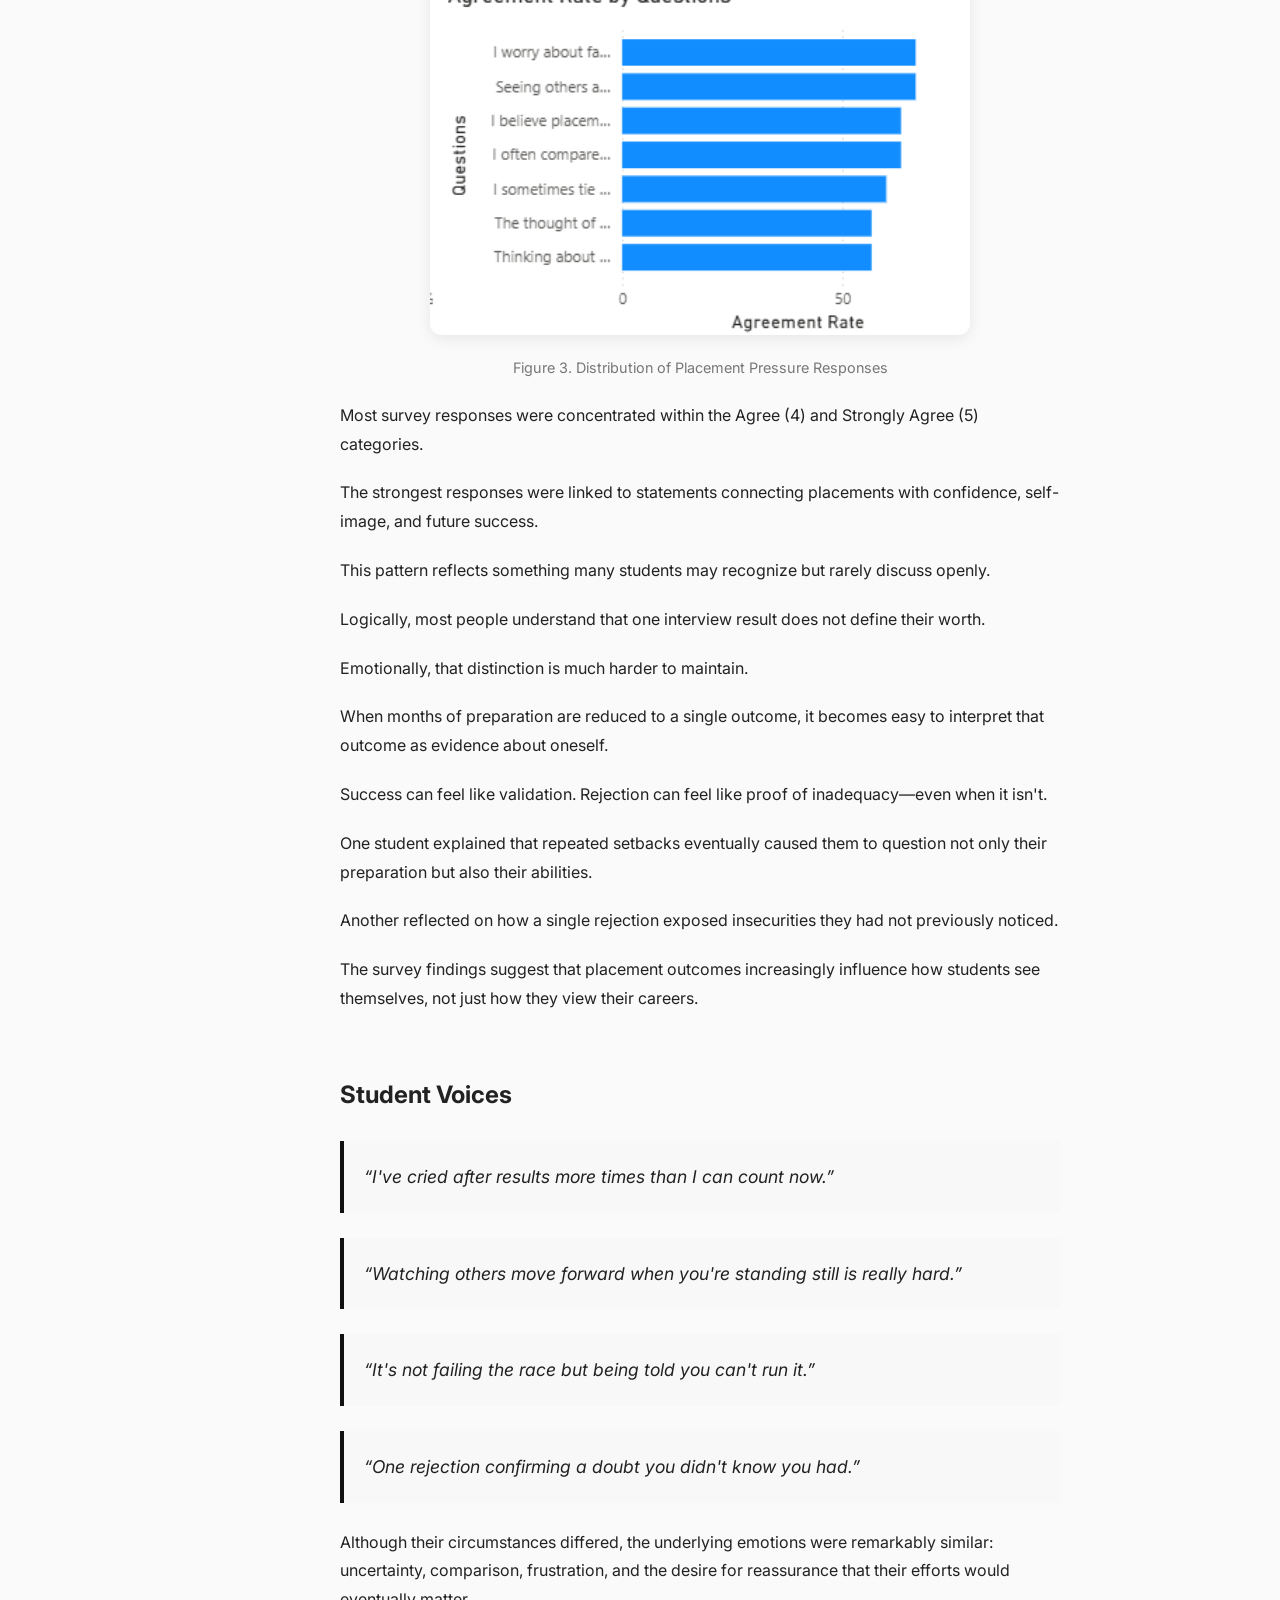
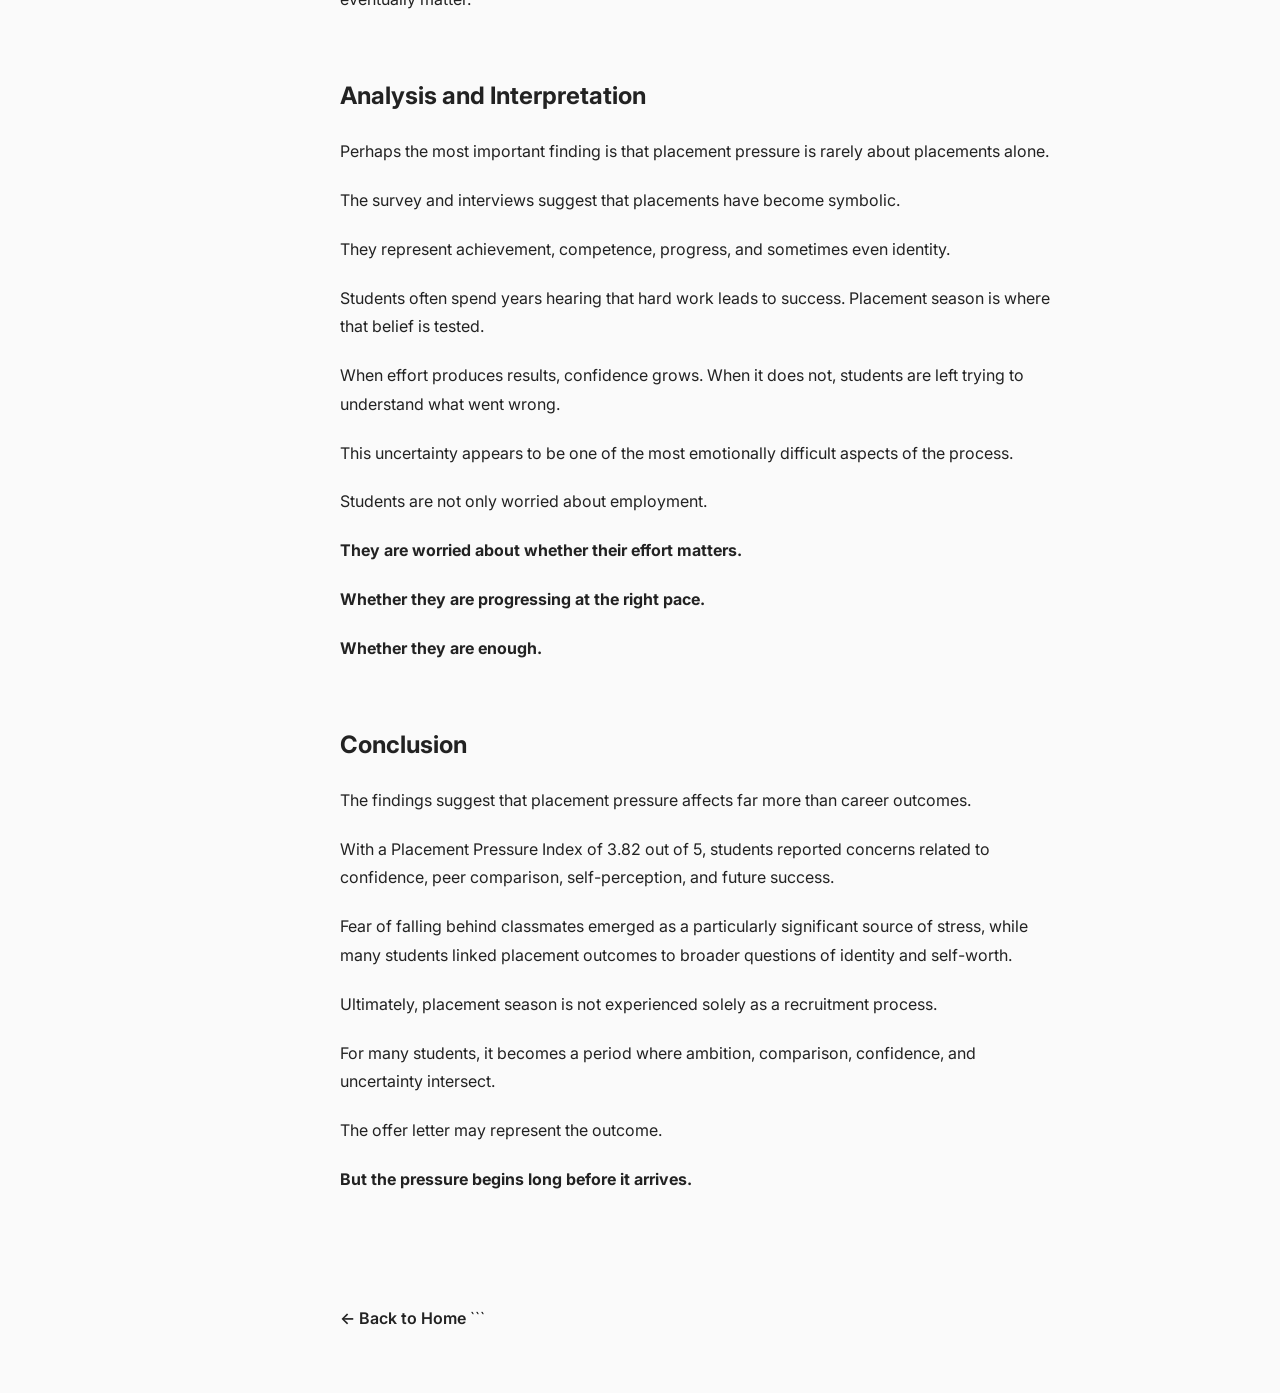
<file: offer-letter.html>
<!DOCTYPE html>

<html lang="en">
<head>
<meta charset="UTF-8">
<meta name="viewport" content="width=device-width, initial-scale=1.0">
<title>Beyond the Offer Letter</title>
<link rel="stylesheet" href="styles.css">
</head>

<body>
<nav class="toc">

    <h4>Contents</h4>

    <a href="#hook">Hook</a>
    <a href="#research">Research Question</a>
    <a href="#methodology">Methodology</a>
    <a href="#finding1">Finding 1</a>
    <a href="#finding2">Finding 2</a>
    <a href="#finding3">Finding 3</a>
    <a href="#student-voices">Student Voices</a>
    <a href="#analysis">Analysis</a>
    <a href="#conclusion">Conclusion</a>

</nav>
<div class="article-container">

```
<div class="article-header">
    <h1>Beyond the Offer Letter</h1>
    <p>Understanding Placement Pressure Among Students</p>
</div>

<img
src="images/Placement Pressure Overview.png"
class="dashboard-image"
alt="Placement Dashboard">

<section id="hook" class="article-section"></section>

    <h2>Hook</h2>

    <p>
        For many students, placement season begins long before the first interview.
    </p>

    <p>
        It begins in late-night aptitude practice sessions, unfinished project deadlines,
        and promises made to themselves that this year will be different.
        It begins with preparation. With hope.
    </p>

    <p>
        Then the results start arriving.
    </p>

    <p>
        A student clears the online assessment but not the interview.
        Another reaches the final round only to receive a rejection email days later.
        Someone else watches classmates celebrate internship offers while refreshing
        their inbox for updates that never come.
    </p>

    <p>
        One student described preparing harder than most people they knew,
        only to face rejection repeatedly. Eventually, the pain stopped coming
        from the rejection itself. It came from the feeling that effort was
        no longer producing results.
    </p>

    <p>
        Another student spoke about watching others move forward while feeling
        stuck in the same place. Not because they were unwilling to work,
        but because they could not understand why the work was not translating
        into opportunities.
    </p>

    <p>
        Placement season is often discussed as a gateway to employment.
        Yet for many students, it becomes something far more personal.
        It begins to shape how they view themselves, how they compare
        themselves with others, and how they imagine their future.
    </p>

    <p>
        This raises an important question.
    </p>

</section>

<section id="research" class="article-section">

    <h2>Research Question</h2>

    <p>
        How does placement pressure influence student confidence,
        self-worth, and perceptions of future success?
    </p>

</section>

<section id="methodology" class="article-section">

    <h2>Methodology</h2>

    <p>
        To explore this question, a survey was conducted among 30 students
        using seven placement-related indicators.
    </p>

    <p>
        Students responded on a five-point Likert scale ranging from
        Strongly Disagree (1) to Strongly Agree (5).
    </p>

    <p>
        The survey examined themes such as peer comparison, confidence,
        placement outcomes, and future expectations.
    </p>

    <p>
        To better understand the experiences behind the numbers,
        interviews were also conducted with students who had experienced
        placement season in different ways.
    </p>

    <p>
        Their responses provide insight into how placement pressure
        is felt beyond what survey scores alone can capture.
    </p>

</section>

<section id="finding1" class="article-section">

    <h2>Finding 1: Placement Pressure Is About More Than Getting a Job</h2>

    <img
    src="images/Placement_Chart1.png"
    class="chart"
    alt="Placement Chart 1">

    <p class="caption">
        Figure 1. Placement Pressure Indicators
    </p>

    <p>
        The survey produced a Placement Pressure Index of
        <strong>3.82 out of 5</strong>, indicating a relatively high level
        of placement-related concern among respondents.
    </p>

    <p>
        At first glance, this may appear unsurprising.
        After all, placements determine employment opportunities.
        Students are expected to care about them.
    </p>

    <p>
        What is more revealing, however, is where this pressure seems to come from.
    </p>

    <p>
        Students did not simply express concern about finding jobs.
        High scores appeared across indicators related to confidence,
        peer comparison, future success, and self-perception.
    </p>

    <p>
        The pressure extended far beyond recruitment outcomes.
    </p>

    <p>
        Psychologically, this makes sense.
        Career opportunities are rarely viewed as isolated events.
        Students often see them as evidence that years of effort,
        preparation, and sacrifice have finally been validated.
    </p>

    <p>
        When outcomes carry that much meaning, placements stop being
        just about employment. They become reflections of progress
        and capability.
    </p>

    <p>
        The findings suggest that students are not merely asking,
        “Will I get placed?”
    </p>

    <p><strong>Am I doing enough?</strong></p>

    <p><strong>Am I falling behind?</strong></p>

    <p><strong>Will my effort eventually be worth it?</strong></p>

</section>

<section id="finding2" class="article-section">

    <h2>Finding 2: The Fear of Falling Behind May Matter More Than Failure</h2>

    <img
    src="images/Placement_Chart2.png"
    class="chart"
    alt="Placement Chart 2">

    <p class="caption">
        Figure 2. Agreement Rate by Placement Indicators
    </p>

    <p>
        Among all indicators, some of the strongest levels of agreement
        were associated with peer comparison and concerns about
        falling behind classmates.
    </p>

    <p>
        This finding highlights an important psychological reality:
        people rarely evaluate themselves in isolation.
    </p>

    <p>
        Students naturally compare their progress with those around them.
        During placement season, these comparisons become almost impossible to avoid.
    </p>

    <p>
        Every internship announcement, every successful interview,
        and every offer letter becomes a visible marker of someone else's progress.
    </p>

    <p>
        For students still waiting for their opportunity,
        these moments can carry emotional weight.
    </p>

    <p>
        One interview participant described watching people move forward
        despite feeling they had prepared just as hard, if not harder.
    </p>

    <p>
        The frustration did not come from another person's success.
        It came from not understanding why their own effort seemed
        unable to produce similar results.
    </p>

    <p>
        Another student described feeling excluded before even entering the race
        because eligibility requirements prevented participation in many opportunities.
    </p>

    <p>
        Their experience reveals that placement pressure is not always about
        failing after trying.
    </p>

    <p>
        Sometimes it comes from never being given the opportunity to try at all.
    </p>

    <p>
        The data suggests that students fear more than rejection.
    </p>

    <p><strong>They fear being left behind.</strong></p>

</section>

<section id="finding3" class="article-section">

    <h2>Finding 3: When Career Outcomes Become Personal</h2>

    <img
    src="images/Placement_Chart3.png"
    class="chart"
    alt="Placement Chart 3">

    <p class="caption">
        Figure 3. Distribution of Placement Pressure Responses
    </p>

    <p>
        Most survey responses were concentrated within the Agree (4)
        and Strongly Agree (5) categories.
    </p>

    <p>
        The strongest responses were linked to statements connecting
        placements with confidence, self-image, and future success.
    </p>

    <p>
        This pattern reflects something many students may recognize
        but rarely discuss openly.
    </p>

    <p>
        Logically, most people understand that one interview result
        does not define their worth.
    </p>

    <p>
        Emotionally, that distinction is much harder to maintain.
    </p>

    <p>
        When months of preparation are reduced to a single outcome,
        it becomes easy to interpret that outcome as evidence about oneself.
    </p>

    <p>
        Success can feel like validation.
        Rejection can feel like proof of inadequacy—even when it isn't.
    </p>

    <p>
        One student explained that repeated setbacks eventually caused them
        to question not only their preparation but also their abilities.
    </p>

    <p>
        Another reflected on how a single rejection exposed insecurities
        they had not previously noticed.
    </p>

    <p>
        The survey findings suggest that placement outcomes increasingly
        influence how students see themselves, not just how they view their careers.
    </p>

</section>

<section id="student-voices" class="article-section">

    <h2>Student Voices</h2>

    <div class="quote-block">
        “I've cried after results more times than I can count now.”
    </div>

    <div class="quote-block">
        “Watching others move forward when you're standing still is really hard.”
    </div>

    <div class="quote-block">
        “It's not failing the race but being told you can't run it.”
    </div>

    <div class="quote-block">
        “One rejection confirming a doubt you didn't know you had.”
    </div>

    <p>
        Although their circumstances differed, the underlying emotions
        were remarkably similar: uncertainty, comparison, frustration,
        and the desire for reassurance that their efforts would eventually matter.
    </p>

</section>

<section id="analysis" class="article-section">

    <h2>Analysis and Interpretation</h2>

    <p>
        Perhaps the most important finding is that placement pressure
        is rarely about placements alone.
    </p>

    <p>
        The survey and interviews suggest that placements have become symbolic.
    </p>

    <p>
        They represent achievement, competence, progress,
        and sometimes even identity.
    </p>

    <p>
        Students often spend years hearing that hard work leads to success.
        Placement season is where that belief is tested.
    </p>

    <p>
        When effort produces results, confidence grows.
        When it does not, students are left trying to understand what went wrong.
    </p>

    <p>
        This uncertainty appears to be one of the most emotionally difficult
        aspects of the process.
    </p>

    <p>
        Students are not only worried about employment.
    </p>

    <p><strong>They are worried about whether their effort matters.</strong></p>

    <p><strong>Whether they are progressing at the right pace.</strong></p>

    <p><strong>Whether they are enough.</strong></p>

</section>

<section id="conclusion" class="article-section">

    <h2>Conclusion</h2>

    <p>
        The findings suggest that placement pressure affects far more
        than career outcomes.
    </p>

    <p>
        With a Placement Pressure Index of 3.82 out of 5,
        students reported concerns related to confidence,
        peer comparison, self-perception, and future success.
    </p>

    <p>
        Fear of falling behind classmates emerged as a particularly
        significant source of stress, while many students linked
        placement outcomes to broader questions of identity and self-worth.
    </p>

    <p>
        Ultimately, placement season is not experienced solely as a recruitment process.
    </p>

    <p>
        For many students, it becomes a period where ambition,
        comparison, confidence, and uncertainty intersect.
    </p>

    <p>
        The offer letter may represent the outcome.
    </p>

    <p><strong>But the pressure begins long before it arrives.</strong></p>

</section>

<a href="index.html" class="back-home">
    ← Back to Home
</a>
```

</div>

</body>
</html>
</file>
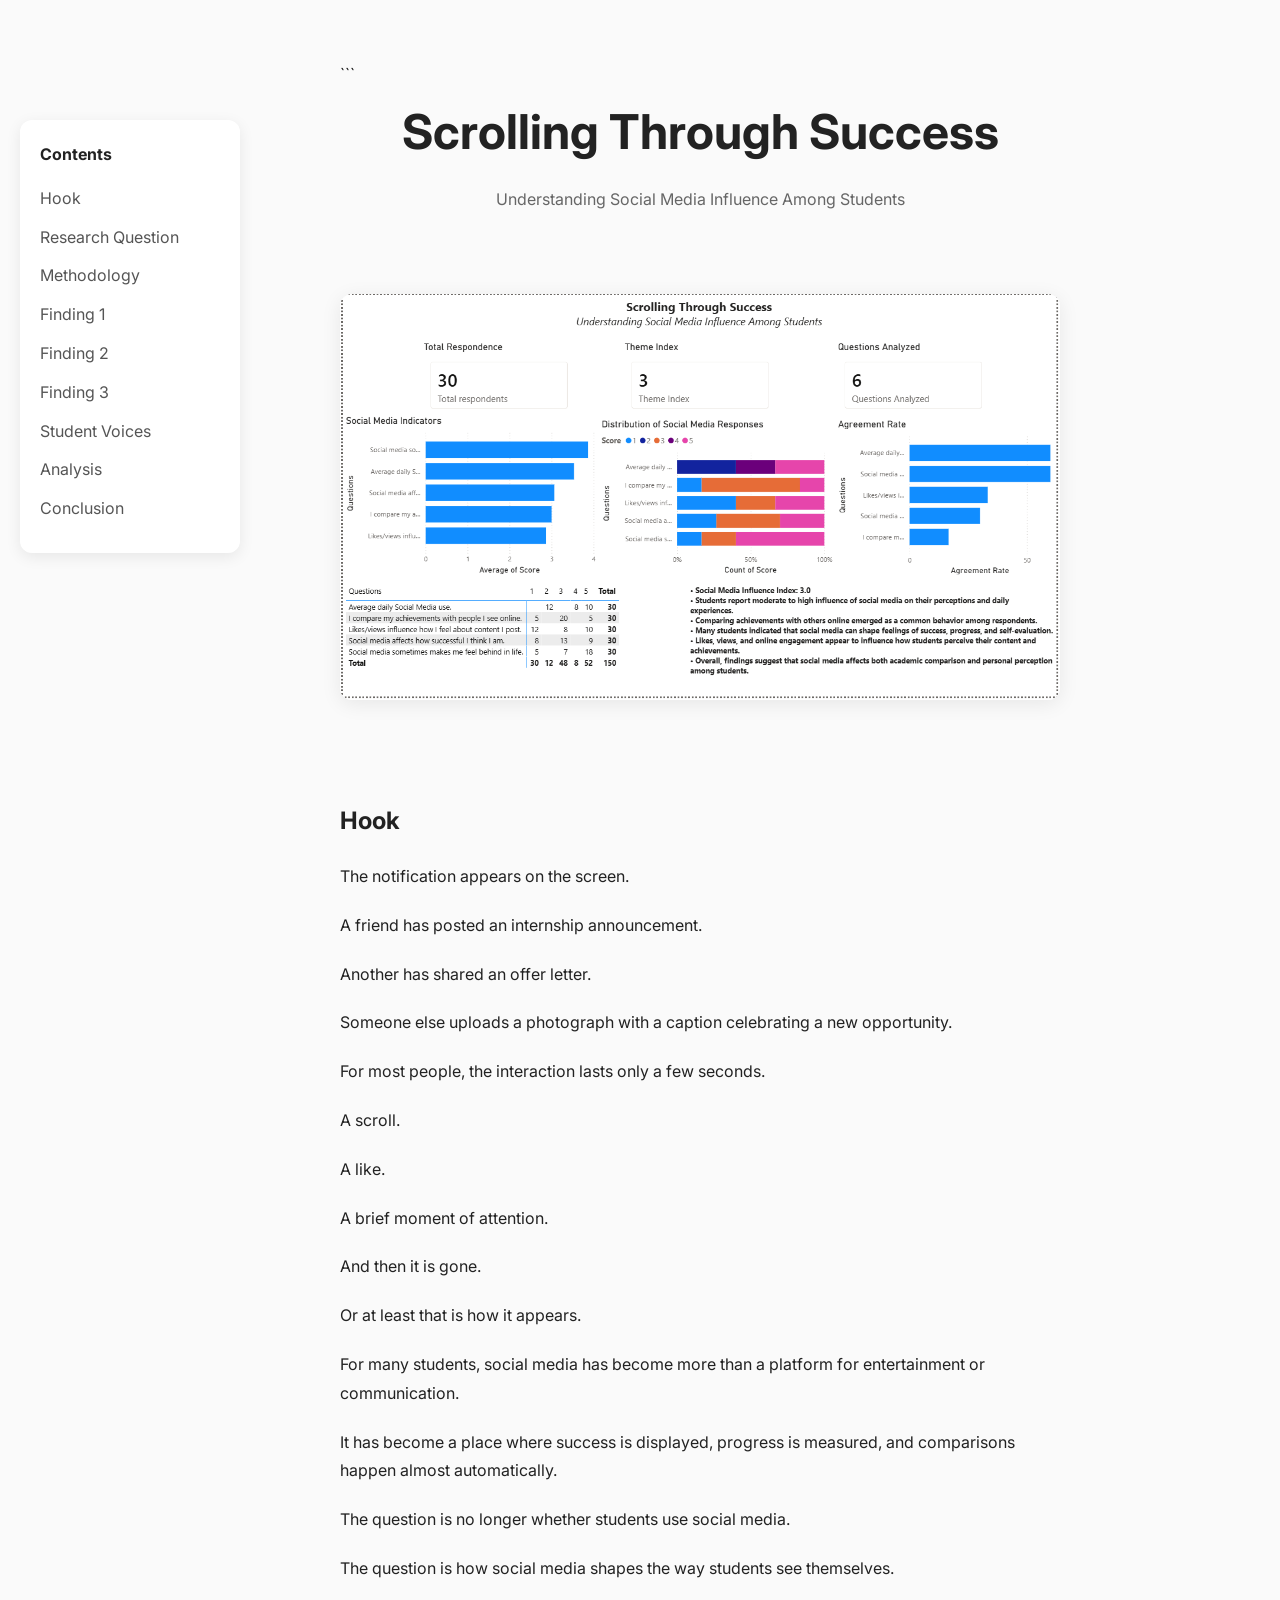
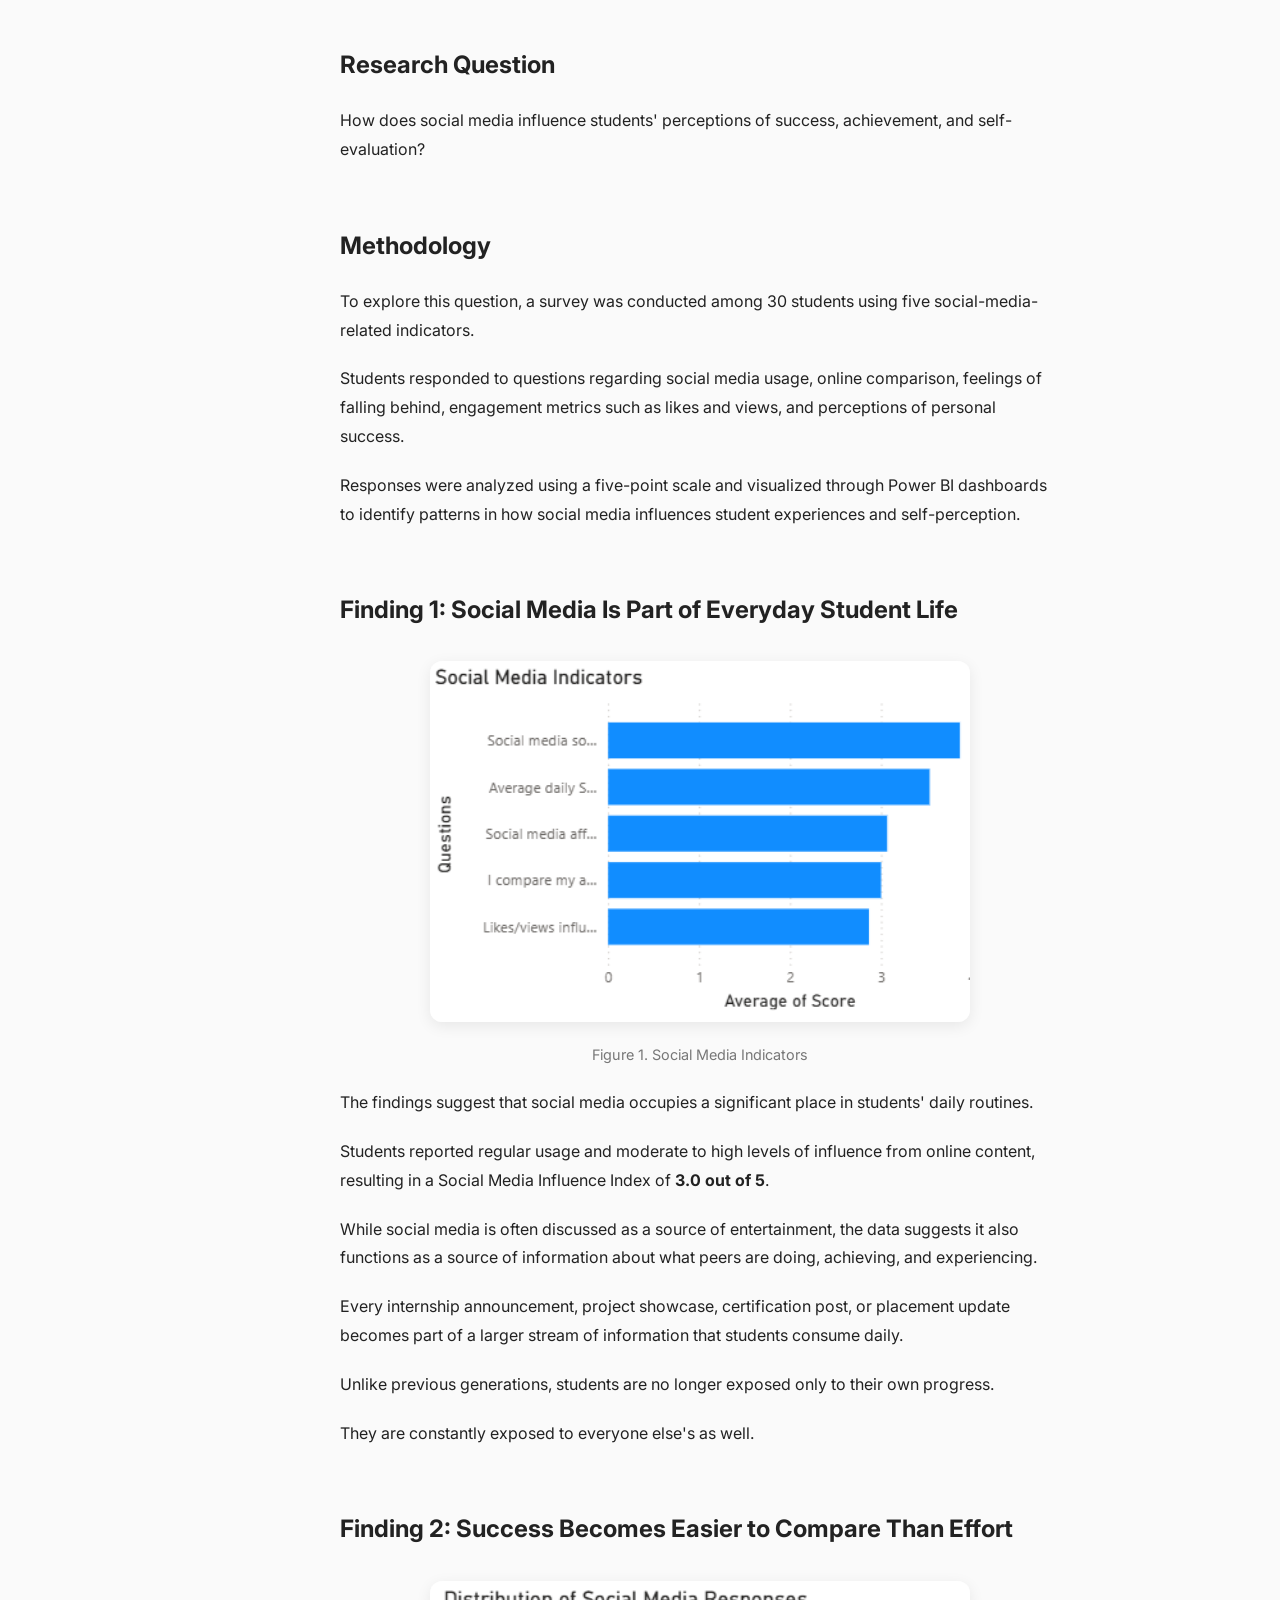
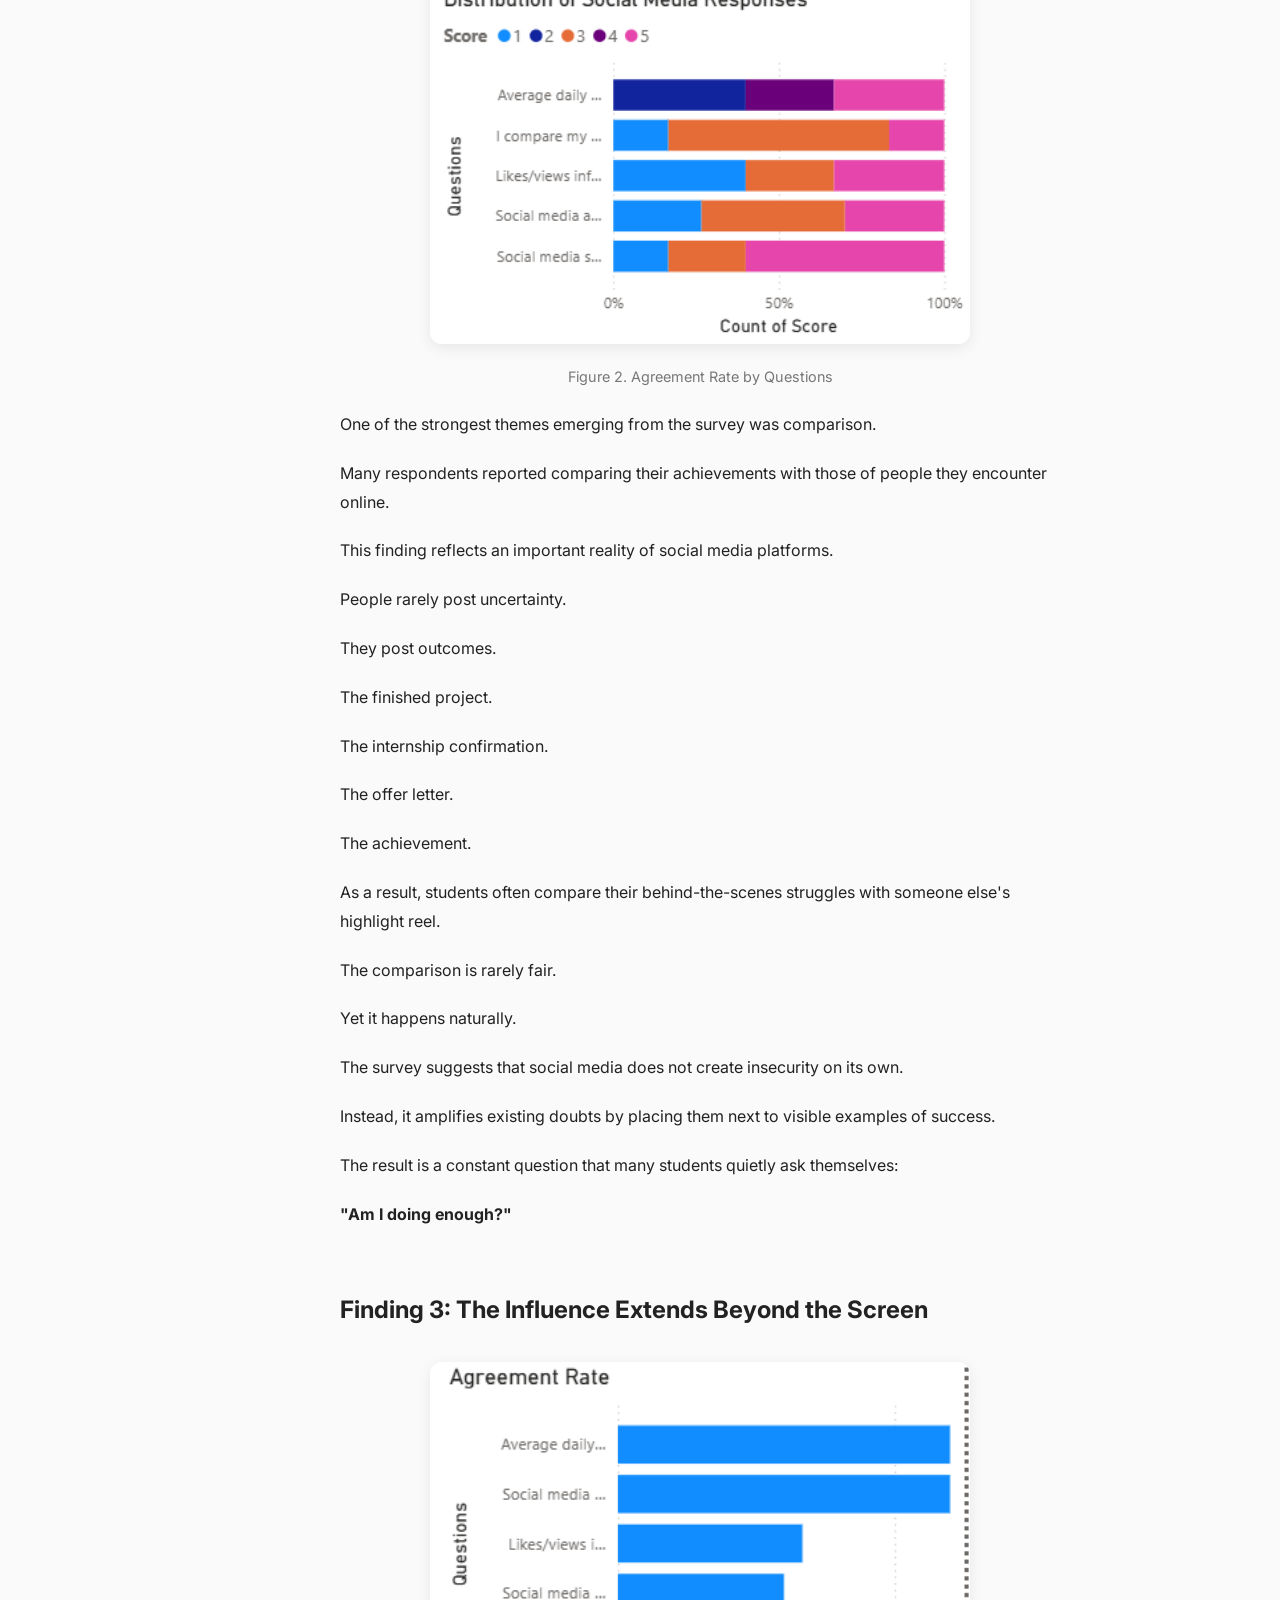
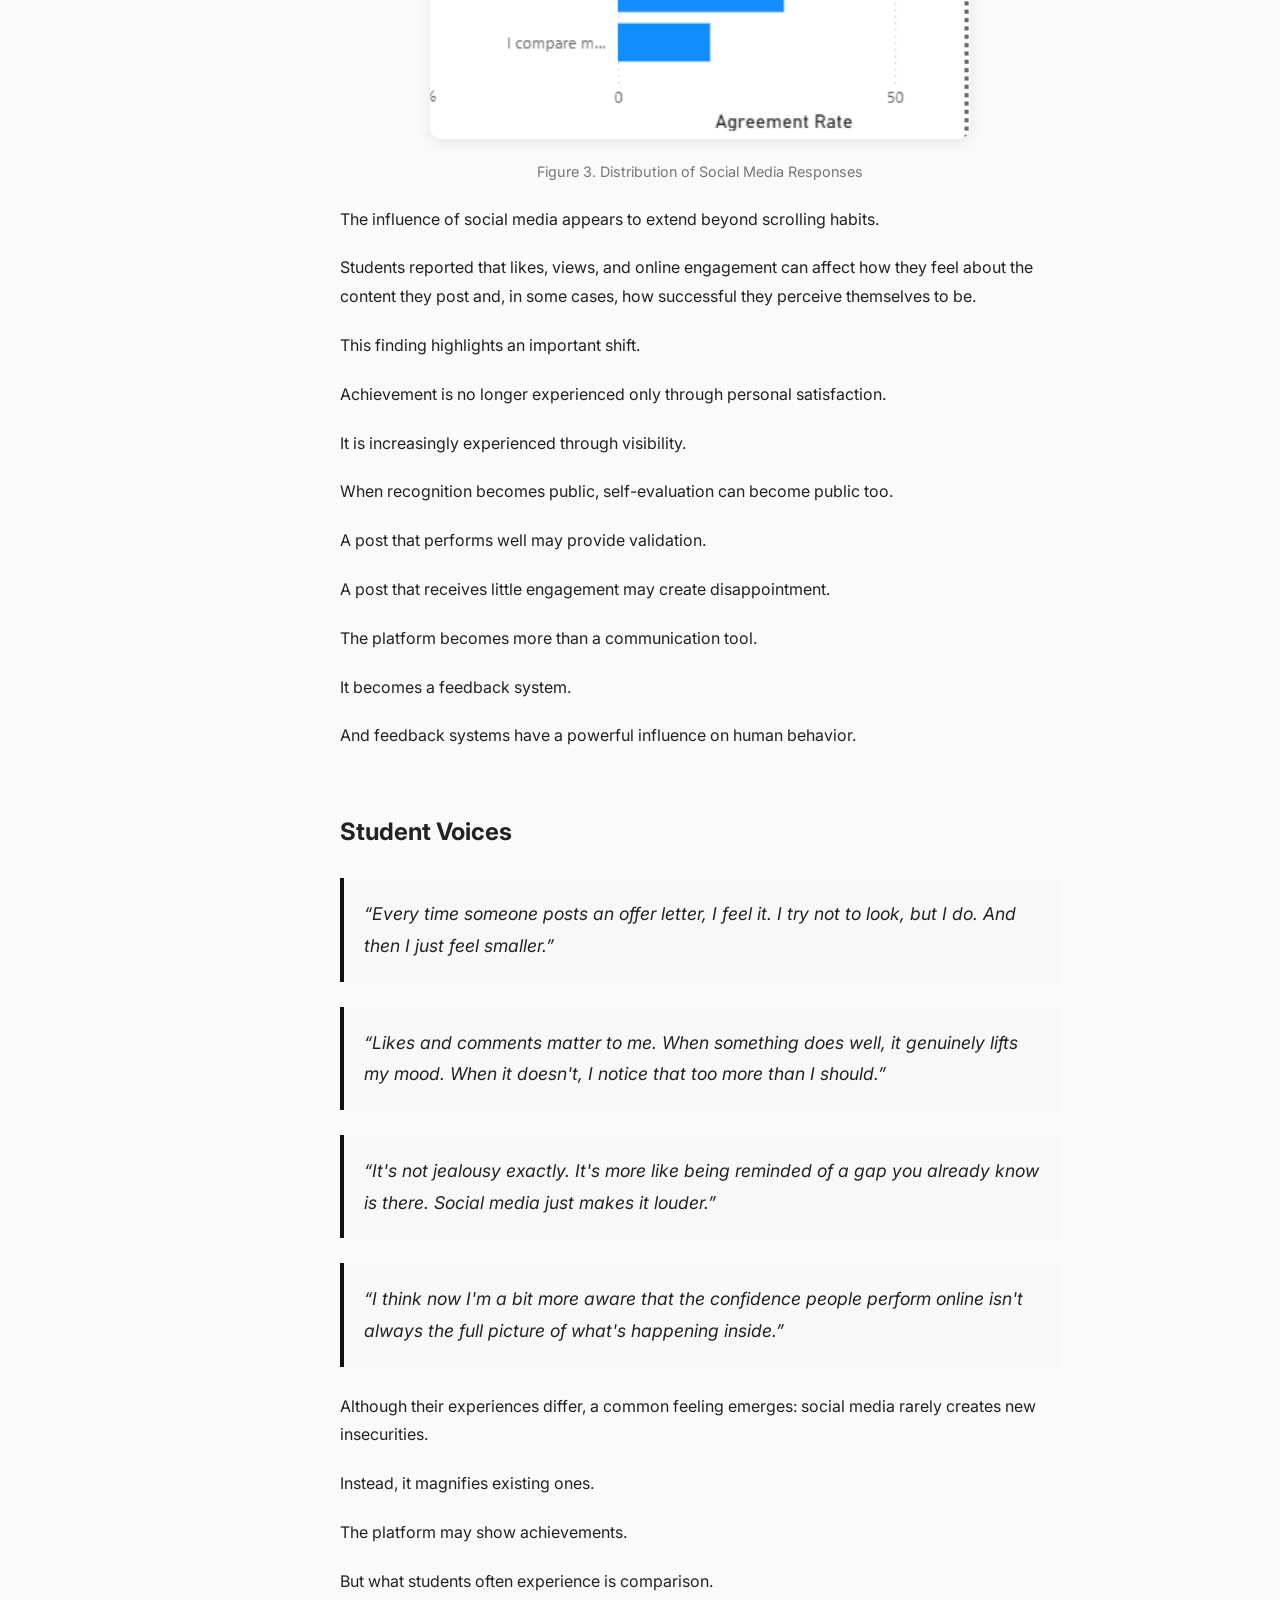
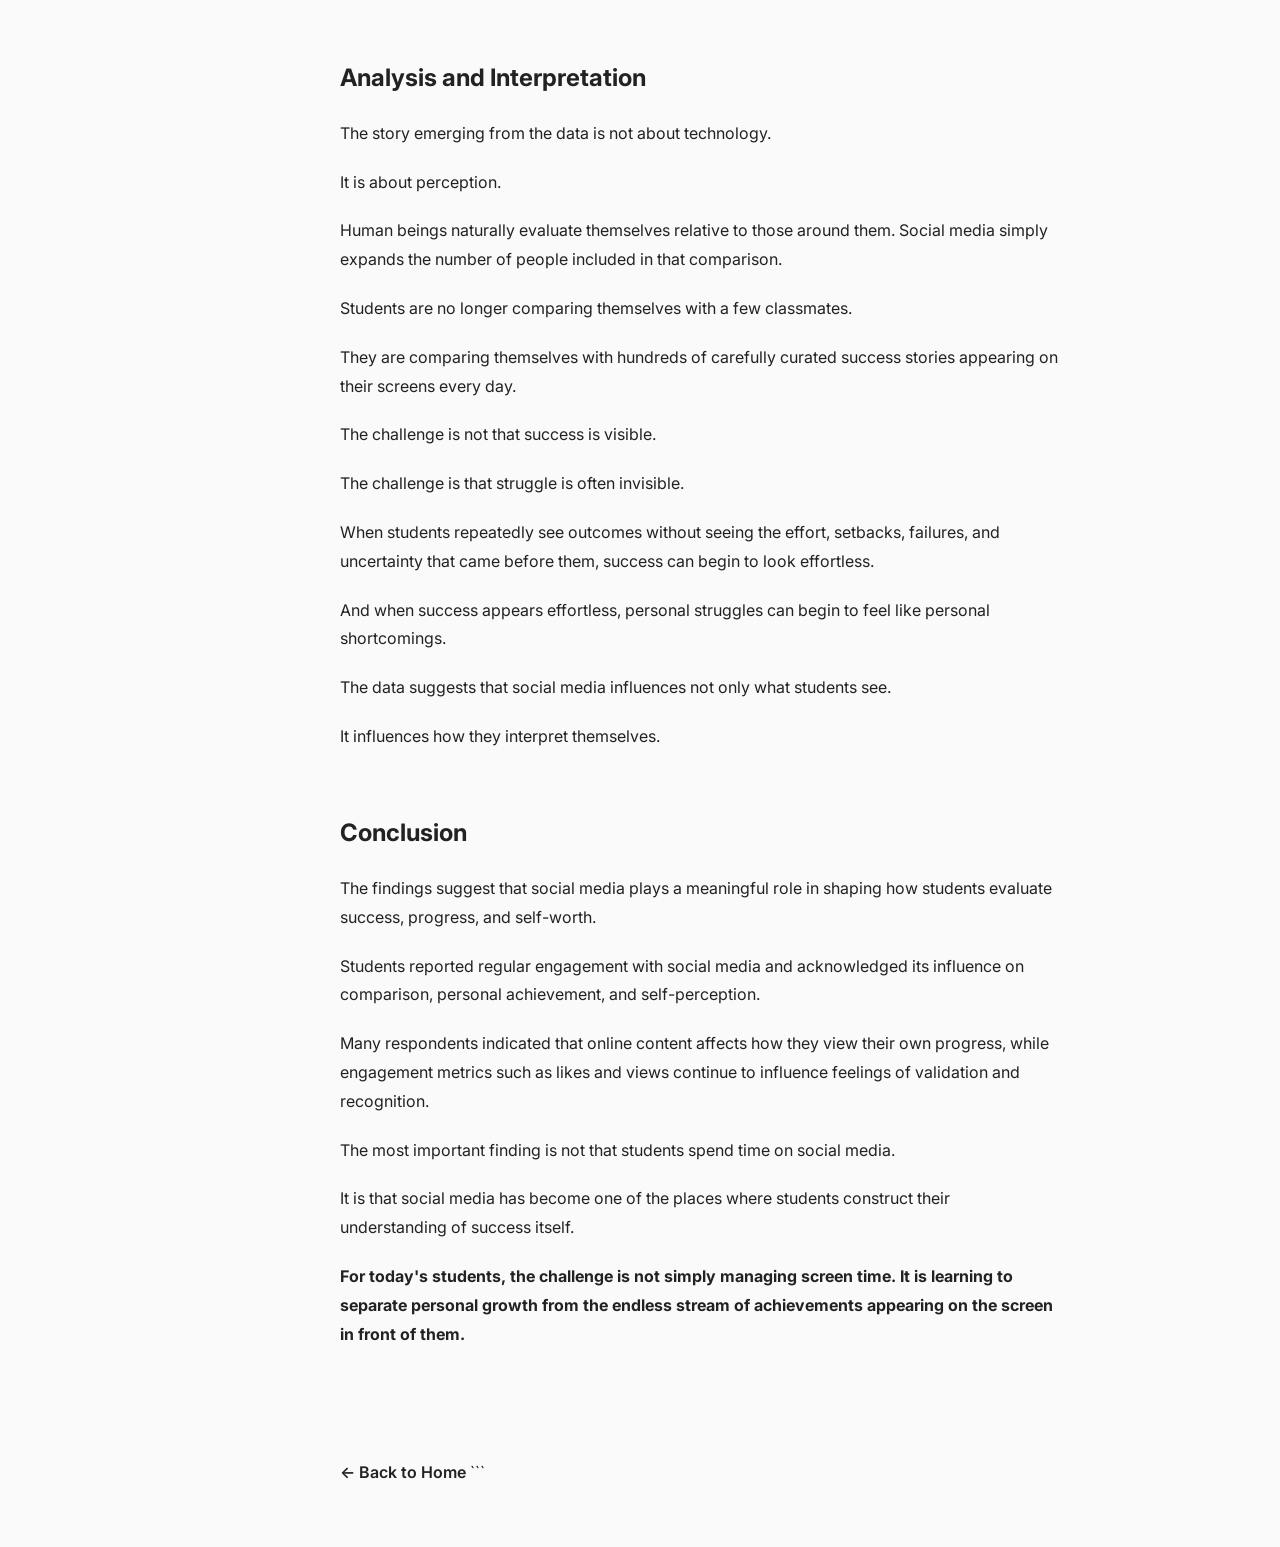
<file: scrolling-success.html>
<!DOCTYPE html>

<html lang="en">
<head>
<meta charset="UTF-8">
<meta name="viewport" content="width=device-width, initial-scale=1.0">
<title>Scrolling Through Success</title>
<link rel="stylesheet" href="styles.css">
</head>

<body>
<nav class="toc">

    <h4>Contents</h4>

    <a href="#hook">Hook</a>
    <a href="#research">Research Question</a>
    <a href="#methodology">Methodology</a>
    <a href="#finding1">Finding 1</a>
    <a href="#finding2">Finding 2</a>
    <a href="#finding3">Finding 3</a>
    <a href="#student-voices">Student Voices</a>
    <a href="#analysis">Analysis</a>
    <a href="#conclusion">Conclusion</a>

</nav>
<div class="article-container">

```
<div class="article-header">
    <h1>Scrolling Through Success</h1>
    <p>Understanding Social Media Influence Among Students</p>
</div>

<img
src="images/Social Media Overview.png"
class="dashboard-image"
alt="Social Media Dashboard">

<section id="hook" class="article-section">

    <h2>Hook</h2>

    <p>
        The notification appears on the screen.
    </p>

    <p>
        A friend has posted an internship announcement.
    </p>

    <p>
        Another has shared an offer letter.
    </p>

    <p>
        Someone else uploads a photograph with a caption celebrating a new opportunity.
    </p>

    <p>
        For most people, the interaction lasts only a few seconds.
    </p>

    <p>A scroll.</p>
    <p>A like.</p>
    <p>A brief moment of attention.</p>

    <p>
        And then it is gone.
    </p>

    <p>
        Or at least that is how it appears.
    </p>

    <p>
        For many students, social media has become more than a platform
        for entertainment or communication.
    </p>

    <p>
        It has become a place where success is displayed,
        progress is measured, and comparisons happen almost automatically.
    </p>

    <p>
        The question is no longer whether students use social media.
    </p>

    <p>
        The question is how social media shapes the way students see themselves.
    </p>

</section>

<section id="research" class="article-section">

    <h2>Research Question</h2>

    <p>
        How does social media influence students' perceptions of success,
        achievement, and self-evaluation?
    </p>

</section>

<section id="methodology" class="article-section">

    <h2>Methodology</h2>

    <p>
        To explore this question, a survey was conducted among 30 students
        using five social-media-related indicators.
    </p>

    <p>
        Students responded to questions regarding social media usage,
        online comparison, feelings of falling behind,
        engagement metrics such as likes and views,
        and perceptions of personal success.
    </p>

    <p>
        Responses were analyzed using a five-point scale and visualized
        through Power BI dashboards to identify patterns in how social media
        influences student experiences and self-perception.
    </p>

</section>

<section id="finding1" class="article-section">

    <h2>Finding 1: Social Media Is Part of Everyday Student Life</h2>

    <img
    src="images/Social_Chart1.png"
    class="chart"
    alt="Social Chart 1">

    <p class="caption">
        Figure 1. Social Media Indicators
    </p>

    <p>
        The findings suggest that social media occupies a significant place
        in students' daily routines.
    </p>

    <p>
        Students reported regular usage and moderate to high levels of influence
        from online content, resulting in a Social Media Influence Index of
        <strong>3.0 out of 5</strong>.
    </p>

    <p>
        While social media is often discussed as a source of entertainment,
        the data suggests it also functions as a source of information about
        what peers are doing, achieving, and experiencing.
    </p>

    <p>
        Every internship announcement, project showcase,
        certification post, or placement update becomes part
        of a larger stream of information that students consume daily.
    </p>

    <p>
        Unlike previous generations, students are no longer exposed only
        to their own progress.
    </p>

    <p>
        They are constantly exposed to everyone else's as well.
    </p>

</section>

<section id="finding2" class="article-section">

    <h2>Finding 2: Success Becomes Easier to Compare Than Effort</h2>

    <img
    src="images/Social_Chart2.png"
    class="chart"
    alt="Social Chart 2">

    <p class="caption">
        Figure 2. Agreement Rate by Questions
    </p>

    <p>
        One of the strongest themes emerging from the survey was comparison.
    </p>

    <p>
        Many respondents reported comparing their achievements
        with those of people they encounter online.
    </p>

    <p>
        This finding reflects an important reality of social media platforms.
    </p>

    <p>People rarely post uncertainty.</p>
    <p>They post outcomes.</p>

    <p>The finished project.</p>
    <p>The internship confirmation.</p>
    <p>The offer letter.</p>
    <p>The achievement.</p>

    <p>
        As a result, students often compare their behind-the-scenes struggles
        with someone else's highlight reel.
    </p>

    <p>
        The comparison is rarely fair.
    </p>

    <p>
        Yet it happens naturally.
    </p>

    <p>
        The survey suggests that social media does not create insecurity
        on its own.
    </p>

    <p>
        Instead, it amplifies existing doubts by placing them next to visible
        examples of success.
    </p>

    <p>
        The result is a constant question that many students quietly ask themselves:
    </p>

    <p>
        <strong>"Am I doing enough?"</strong>
    </p>

</section>

<section id="finding3" class="article-section">

    <h2>Finding 3: The Influence Extends Beyond the Screen</h2>

    <img
    src="images/Social_Chart3.png"
    class="chart"
    alt="Social Chart 3">

    <p class="caption">
        Figure 3. Distribution of Social Media Responses
    </p>

    <p>
        The influence of social media appears to extend beyond scrolling habits.
    </p>

    <p>
        Students reported that likes, views, and online engagement
        can affect how they feel about the content they post and,
        in some cases, how successful they perceive themselves to be.
    </p>

    <p>
        This finding highlights an important shift.
    </p>

    <p>
        Achievement is no longer experienced only through personal satisfaction.
    </p>

    <p>
        It is increasingly experienced through visibility.
    </p>

    <p>
        When recognition becomes public,
        self-evaluation can become public too.
    </p>

    <p>
        A post that performs well may provide validation.
    </p>

    <p>
        A post that receives little engagement may create disappointment.
    </p>

    <p>
        The platform becomes more than a communication tool.
    </p>

    <p>
        It becomes a feedback system.
    </p>

    <p>
        And feedback systems have a powerful influence on human behavior.
    </p>

</section>

<section id="student-voices" class="article-section">

    <h2>Student Voices</h2>

    <div class="quote-block">
        “Every time someone posts an offer letter, I feel it.
        I try not to look, but I do. And then I just feel smaller.”
    </div>

    <div class="quote-block">
        “Likes and comments matter to me.
        When something does well, it genuinely lifts my mood.
        When it doesn't, I notice that too more than I should.”
    </div>

    <div class="quote-block">
        “It's not jealousy exactly.
        It's more like being reminded of a gap you already know is there.
        Social media just makes it louder.”
    </div>

    <div class="quote-block">
        “I think now I'm a bit more aware that the confidence people perform online
        isn't always the full picture of what's happening inside.”
    </div>

    <p>
        Although their experiences differ,
        a common feeling emerges:
        social media rarely creates new insecurities.
    </p>

    <p>
        Instead, it magnifies existing ones.
    </p>

    <p>
        The platform may show achievements.
    </p>

    <p>
        But what students often experience is comparison.
    </p>

</section>

<section id="analysis" class="article-section">

    <h2>Analysis and Interpretation</h2>

    <p>
        The story emerging from the data is not about technology.
    </p>

    <p>
        It is about perception.
    </p>

    <p>
        Human beings naturally evaluate themselves relative to those around them.
        Social media simply expands the number of people included
        in that comparison.
    </p>

    <p>
        Students are no longer comparing themselves with a few classmates.
    </p>

    <p>
        They are comparing themselves with hundreds of carefully curated
        success stories appearing on their screens every day.
    </p>

    <p>
        The challenge is not that success is visible.
    </p>

    <p>
        The challenge is that struggle is often invisible.
    </p>

    <p>
        When students repeatedly see outcomes without seeing the effort,
        setbacks, failures, and uncertainty that came before them,
        success can begin to look effortless.
    </p>

    <p>
        And when success appears effortless,
        personal struggles can begin to feel like personal shortcomings.
    </p>

    <p>
        The data suggests that social media influences not only what students see.
    </p>

    <p>
        It influences how they interpret themselves.
    </p>

</section>

<section id="conclusion" class="article-section">

    <h2>Conclusion</h2>

    <p>
        The findings suggest that social media plays a meaningful role
        in shaping how students evaluate success, progress, and self-worth.
    </p>

    <p>
        Students reported regular engagement with social media
        and acknowledged its influence on comparison,
        personal achievement, and self-perception.
    </p>

    <p>
        Many respondents indicated that online content affects
        how they view their own progress,
        while engagement metrics such as likes and views continue
        to influence feelings of validation and recognition.
    </p>

    <p>
        The most important finding is not that students spend time
        on social media.
    </p>

    <p>
        It is that social media has become one of the places where students
        construct their understanding of success itself.
    </p>

    <p>
        <strong>
        For today's students, the challenge is not simply managing screen time.
        It is learning to separate personal growth from the endless stream
        of achievements appearing on the screen in front of them.
        </strong>
    </p>

</section>

<a href="index.html" class="back-home">
    ← Back to Home
</a>
```

</div>

</body>
</html>
</file>
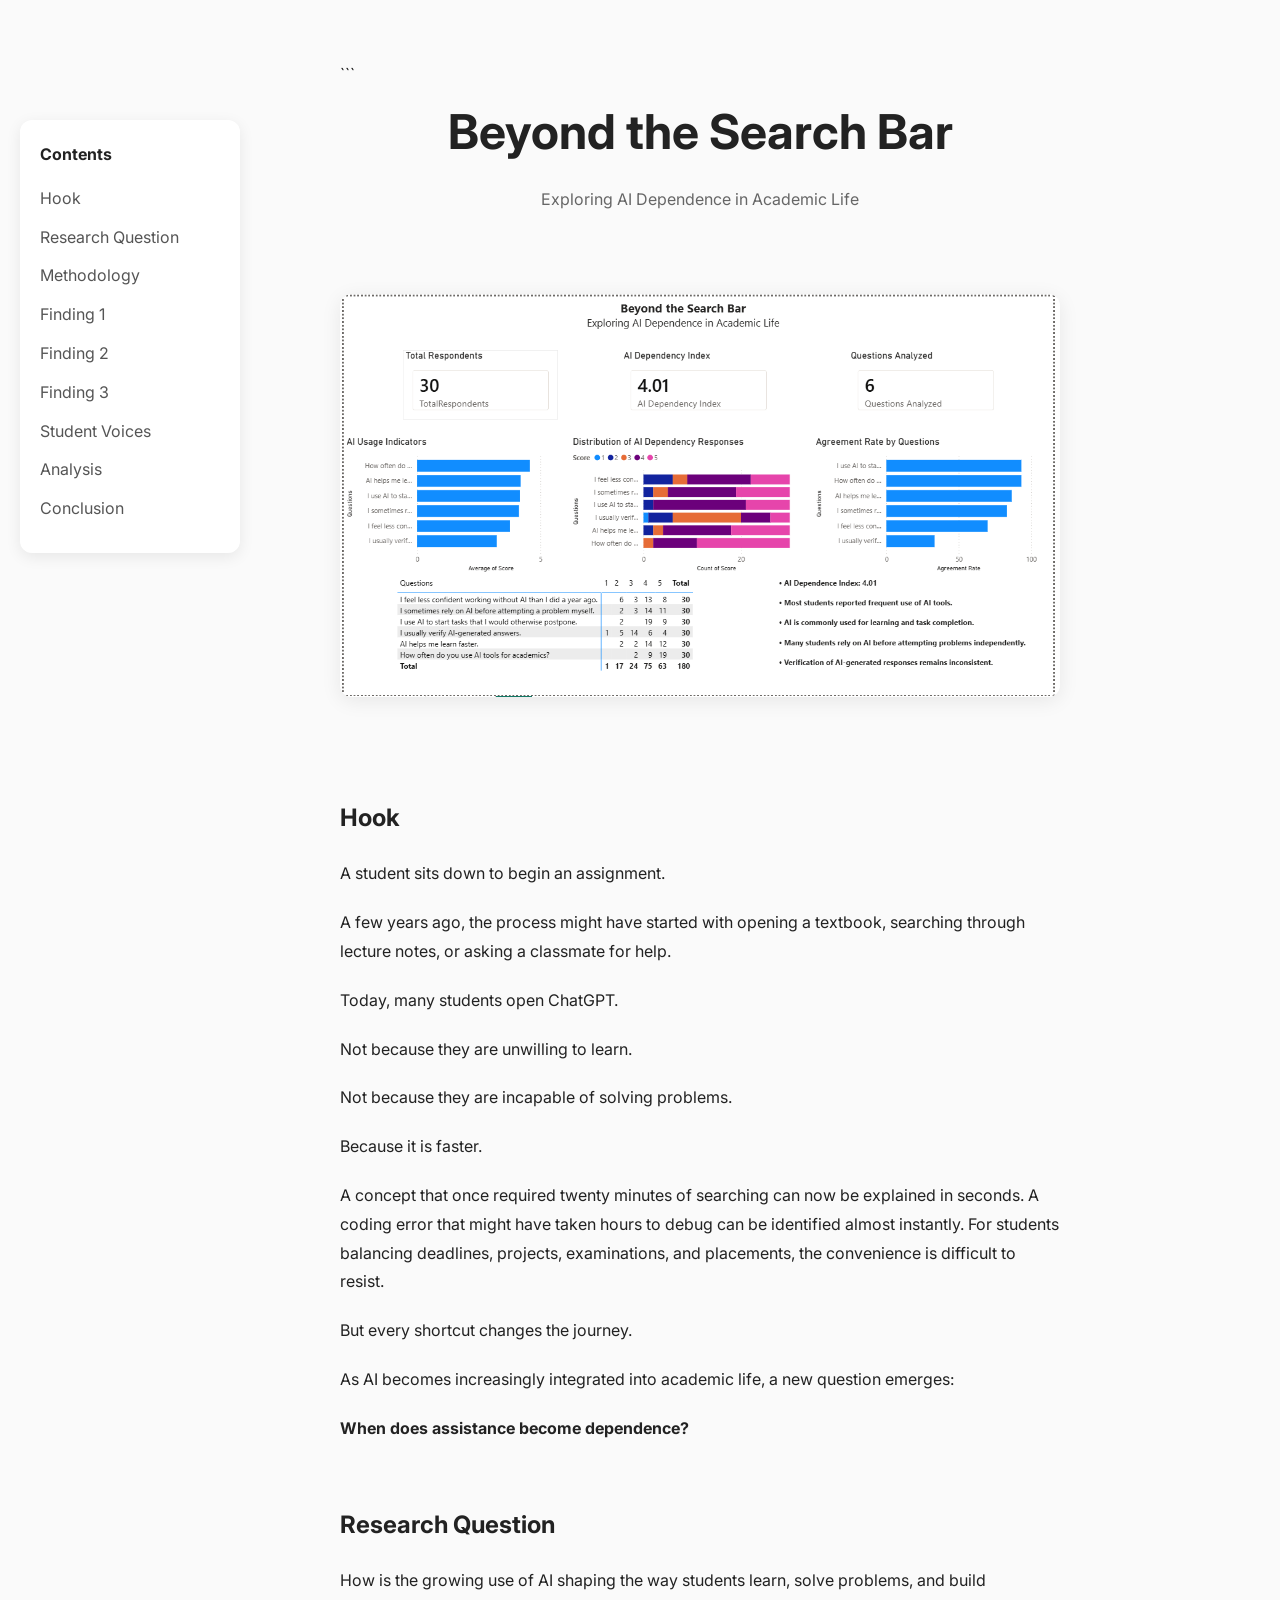
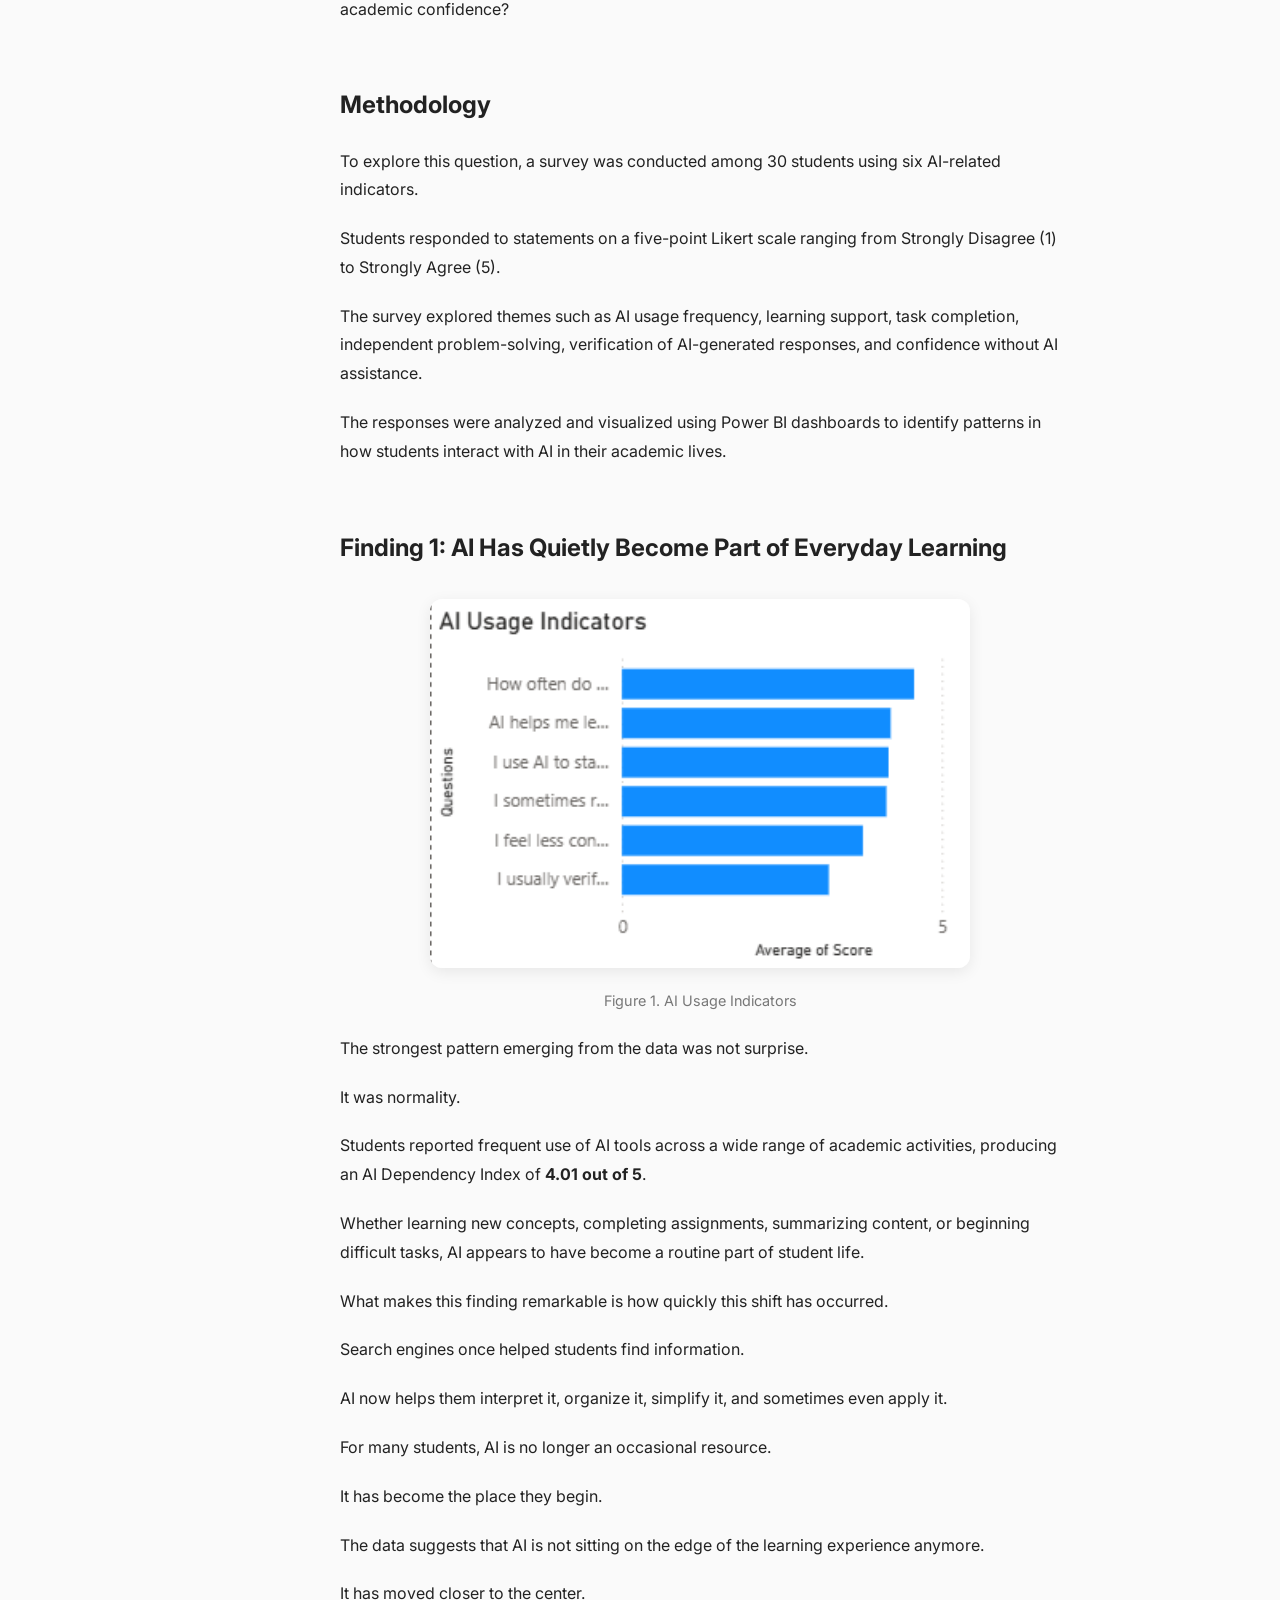
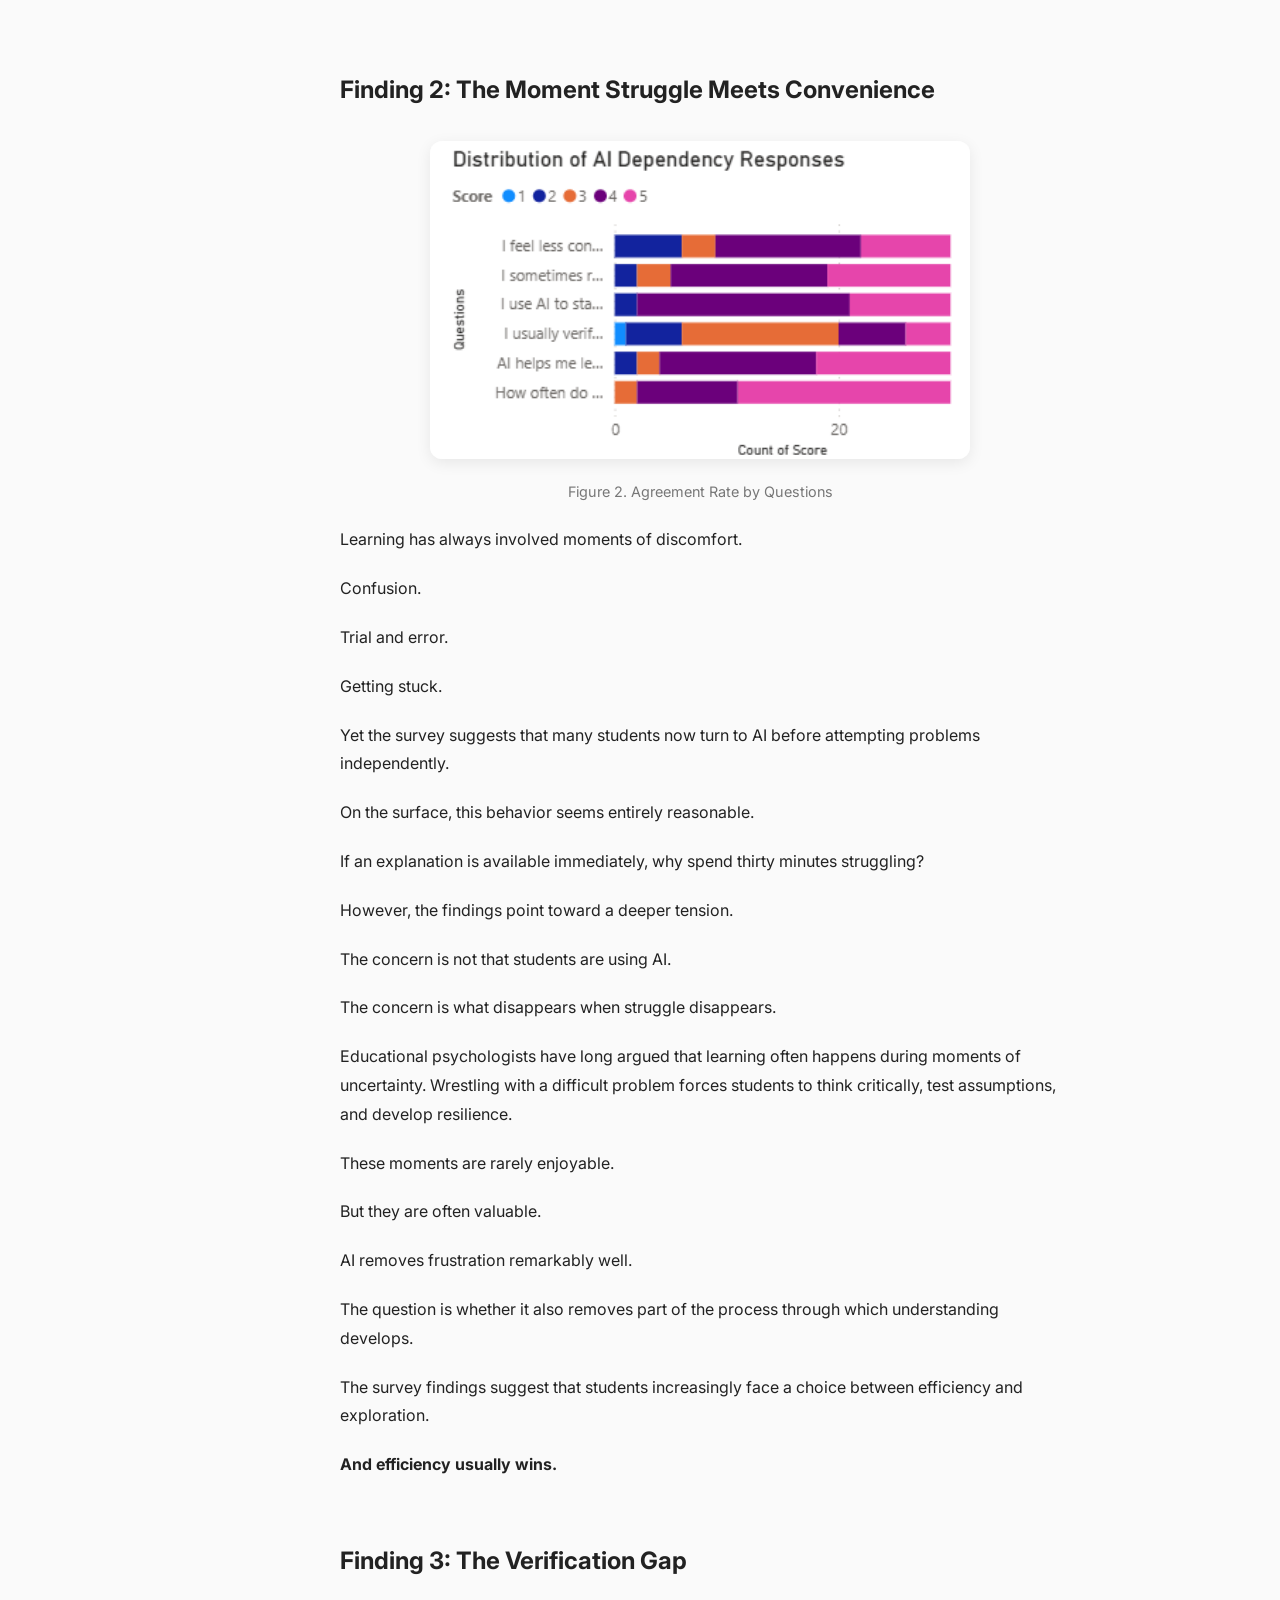
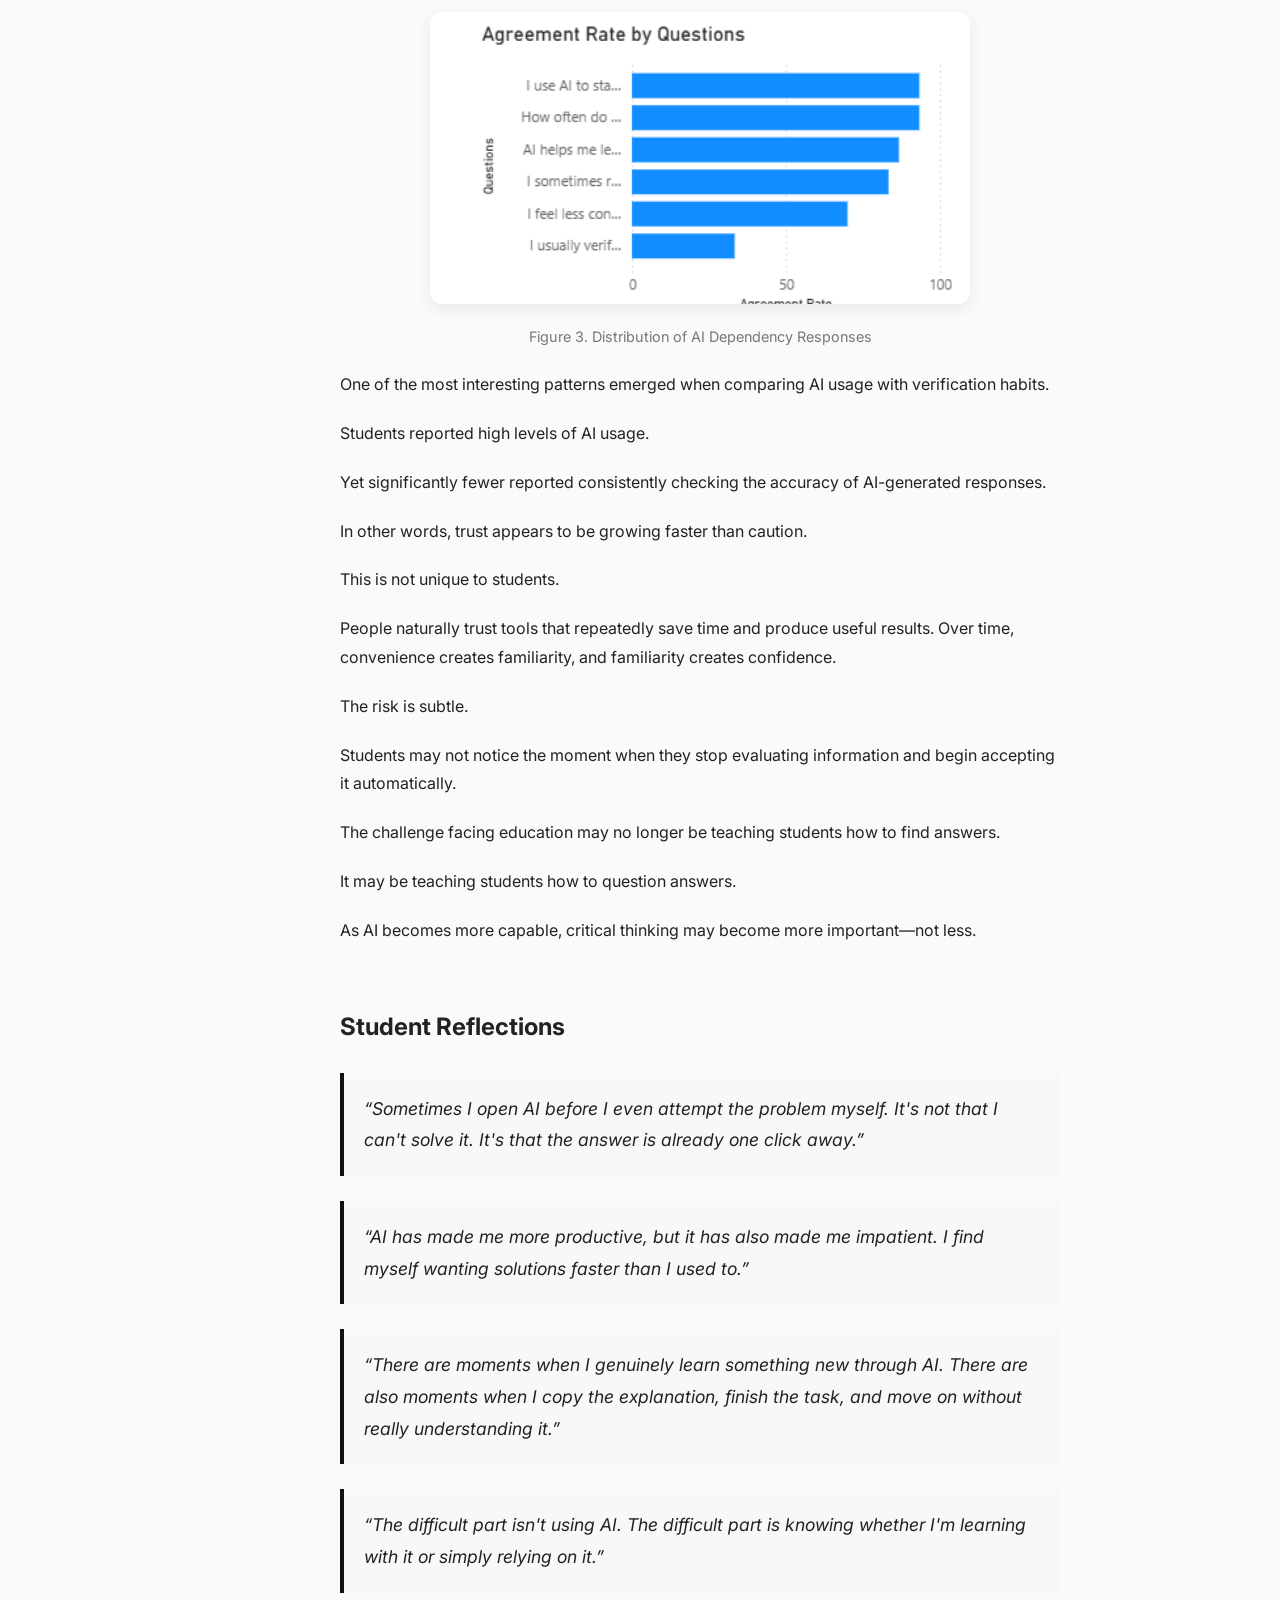
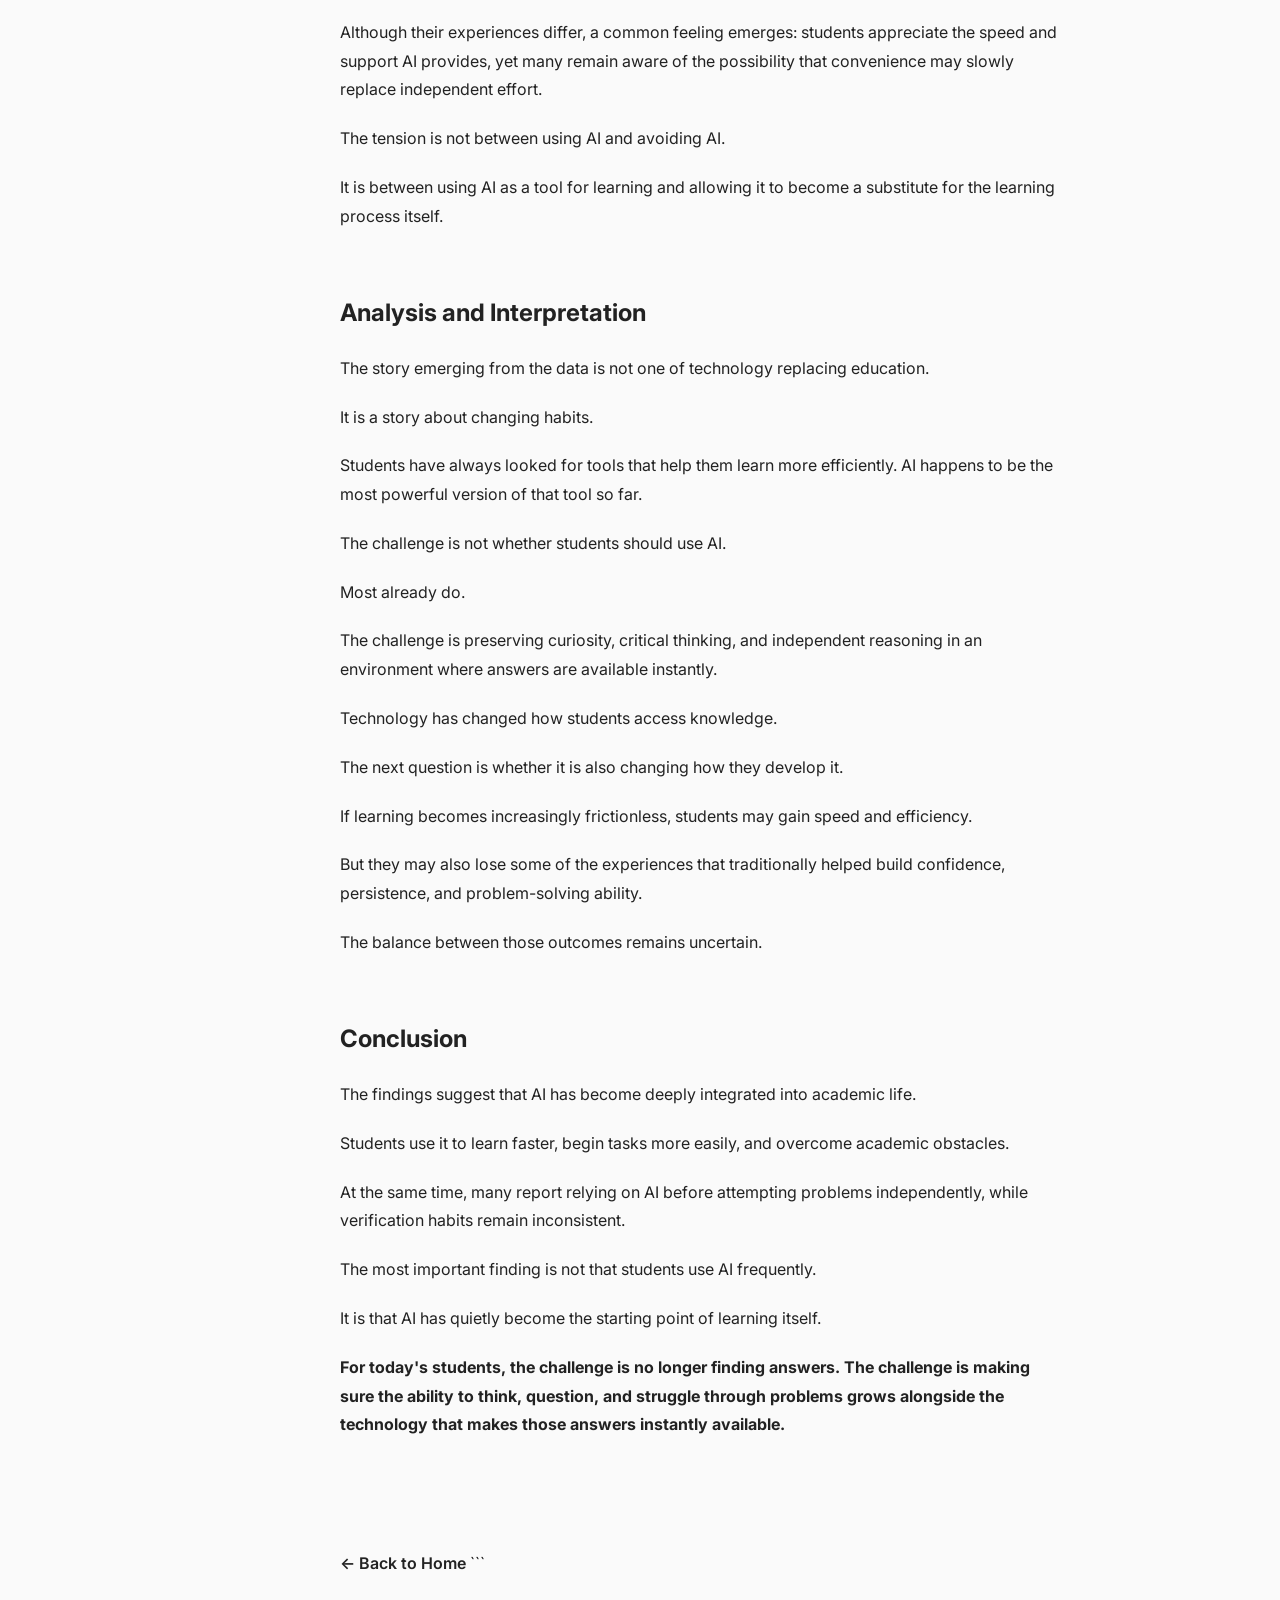
<file: search-bar.html>
<!DOCTYPE html>

<html lang="en">
<head>
<meta charset="UTF-8">
<meta name="viewport" content="width=device-width, initial-scale=1.0">
<title>Beyond the Search Bar</title>
<link rel="stylesheet" href="styles.css">
</head>

<body>
<nav class="toc">

    <h4>Contents</h4>

    <a href="#hook">Hook</a>
    <a href="#research">Research Question</a>
    <a href="#methodology">Methodology</a>
    <a href="#finding1">Finding 1</a>
    <a href="#finding2">Finding 2</a>
    <a href="#finding3">Finding 3</a>
    <a href="#student-voices">Student Voices</a>
    <a href="#analysis">Analysis</a>
    <a href="#conclusion">Conclusion</a>

</nav>
<div class="article-container">

```
<div class="article-header">
    <h1>Beyond the Search Bar</h1>
    <p>Exploring AI Dependence in Academic Life</p>
</div>

<img
src="images/AI Dependency Overview.png"
class="dashboard-image"
alt="AI Dashboard">

<section id="hook" class="article-section">

    <h2>Hook</h2>

    <p>
        A student sits down to begin an assignment.
    </p>

    <p>
        A few years ago, the process might have started with opening a textbook,
        searching through lecture notes, or asking a classmate for help.
    </p>

    <p>
        Today, many students open ChatGPT.
    </p>

    <p>
        Not because they are unwilling to learn.
    </p>

    <p>
        Not because they are incapable of solving problems.
    </p>

    <p>
        Because it is faster.
    </p>

    <p>
        A concept that once required twenty minutes of searching can now be explained
        in seconds. A coding error that might have taken hours to debug can be identified
        almost instantly. For students balancing deadlines, projects, examinations,
        and placements, the convenience is difficult to resist.
    </p>

    <p>
        But every shortcut changes the journey.
    </p>

    <p>
        As AI becomes increasingly integrated into academic life,
        a new question emerges:
    </p>

    <p>
        <strong>When does assistance become dependence?</strong>
    </p>

</section>

<section id="research" class="article-section">

    <h2>Research Question</h2>

    <p>
        How is the growing use of AI shaping the way students learn,
        solve problems, and build academic confidence?
    </p>

</section>

<section id="methodology" class="article-section">

    <h2>Methodology</h2>

    <p>
        To explore this question, a survey was conducted among 30 students
        using six AI-related indicators.
    </p>

    <p>
        Students responded to statements on a five-point Likert scale
        ranging from Strongly Disagree (1) to Strongly Agree (5).
    </p>

    <p>
        The survey explored themes such as AI usage frequency,
        learning support, task completion, independent problem-solving,
        verification of AI-generated responses, and confidence
        without AI assistance.
    </p>

    <p>
        The responses were analyzed and visualized using Power BI dashboards
        to identify patterns in how students interact with AI
        in their academic lives.
    </p>

</section>

<section id="finding1" class="article-section">

    <h2>Finding 1: AI Has Quietly Become Part of Everyday Learning</h2>

    <img
    src="images/AI_Chart1.png"
    class="chart"
    alt="AI Chart 1">

    <p class="caption">
        Figure 1. AI Usage Indicators
    </p>

    <p>
        The strongest pattern emerging from the data was not surprise.
    </p>

    <p>
        It was normality.
    </p>

    <p>
        Students reported frequent use of AI tools across a wide range
        of academic activities, producing an AI Dependency Index of
        <strong>4.01 out of 5</strong>.
    </p>

    <p>
        Whether learning new concepts, completing assignments,
        summarizing content, or beginning difficult tasks,
        AI appears to have become a routine part of student life.
    </p>

    <p>
        What makes this finding remarkable is how quickly
        this shift has occurred.
    </p>

    <p>
        Search engines once helped students find information.
    </p>

    <p>
        AI now helps them interpret it, organize it,
        simplify it, and sometimes even apply it.
    </p>

    <p>
        For many students, AI is no longer an occasional resource.
    </p>

    <p>
        It has become the place they begin.
    </p>

    <p>
        The data suggests that AI is not sitting on the edge
        of the learning experience anymore.
    </p>

    <p>
        It has moved closer to the center.
    </p>

</section>

<section id="finding2" class="article-section">

    <h2>Finding 2: The Moment Struggle Meets Convenience</h2>

    <img
    src="images/AI_Chart2.png"
    class="chart"
    alt="AI Chart 2">

    <p class="caption">
        Figure 2. Agreement Rate by Questions
    </p>

    <p>
        Learning has always involved moments of discomfort.
    </p>

    <p>Confusion.</p>
    <p>Trial and error.</p>
    <p>Getting stuck.</p>

    <p>
        Yet the survey suggests that many students now turn to AI
        before attempting problems independently.
    </p>

    <p>
        On the surface, this behavior seems entirely reasonable.
    </p>

    <p>
        If an explanation is available immediately,
        why spend thirty minutes struggling?
    </p>

    <p>
        However, the findings point toward a deeper tension.
    </p>

    <p>
        The concern is not that students are using AI.
    </p>

    <p>
        The concern is what disappears when struggle disappears.
    </p>

    <p>
        Educational psychologists have long argued that learning often
        happens during moments of uncertainty. Wrestling with a difficult
        problem forces students to think critically, test assumptions,
        and develop resilience.
    </p>

    <p>
        These moments are rarely enjoyable.
    </p>

    <p>
        But they are often valuable.
    </p>

    <p>
        AI removes frustration remarkably well.
    </p>

    <p>
        The question is whether it also removes part of the process
        through which understanding develops.
    </p>

    <p>
        The survey findings suggest that students increasingly face
        a choice between efficiency and exploration.
    </p>

    <p>
        <strong>And efficiency usually wins.</strong>
    </p>

</section>

<section id="finding3" class="article-section">

    <h2>Finding 3: The Verification Gap</h2>

    <img
    src="images/AI_Chart3.png"
    class="chart"
    alt="AI Chart 3">

    <p class="caption">
        Figure 3. Distribution of AI Dependency Responses
    </p>

    <p>
        One of the most interesting patterns emerged when comparing
        AI usage with verification habits.
    </p>

    <p>
        Students reported high levels of AI usage.
    </p>

    <p>
        Yet significantly fewer reported consistently checking
        the accuracy of AI-generated responses.
    </p>

    <p>
        In other words, trust appears to be growing faster than caution.
    </p>

    <p>
        This is not unique to students.
    </p>

    <p>
        People naturally trust tools that repeatedly save time
        and produce useful results. Over time, convenience creates
        familiarity, and familiarity creates confidence.
    </p>

    <p>
        The risk is subtle.
    </p>

    <p>
        Students may not notice the moment when they stop evaluating
        information and begin accepting it automatically.
    </p>

    <p>
        The challenge facing education may no longer be teaching students
        how to find answers.
    </p>

    <p>
        It may be teaching students how to question answers.
    </p>

    <p>
        As AI becomes more capable, critical thinking may become
        more important—not less.
    </p>

</section>

<section id="student-voices" class="article-section">

    <h2>Student Reflections</h2>

    <div class="quote-block">
        “Sometimes I open AI before I even attempt the problem myself.
        It's not that I can't solve it. It's that the answer is already one click away.”
    </div>

    <div class="quote-block">
        “AI has made me more productive, but it has also made me impatient.
        I find myself wanting solutions faster than I used to.”
    </div>

    <div class="quote-block">
        “There are moments when I genuinely learn something new through AI.
        There are also moments when I copy the explanation, finish the task,
        and move on without really understanding it.”
    </div>

    <div class="quote-block">
        “The difficult part isn't using AI.
        The difficult part is knowing whether I'm learning with it
        or simply relying on it.”
    </div>

    <p>
        Although their experiences differ, a common feeling emerges:
        students appreciate the speed and support AI provides,
        yet many remain aware of the possibility that convenience
        may slowly replace independent effort.
    </p>

    <p>
        The tension is not between using AI and avoiding AI.
    </p>

    <p>
        It is between using AI as a tool for learning and allowing it
        to become a substitute for the learning process itself.
    </p>

</section>

<section id="analysis" class="article-section">

    <h2>Analysis and Interpretation</h2>

    <p>
        The story emerging from the data is not one of technology replacing education.
    </p>

    <p>
        It is a story about changing habits.
    </p>

    <p>
        Students have always looked for tools that help them learn more efficiently.
        AI happens to be the most powerful version of that tool so far.
    </p>

    <p>
        The challenge is not whether students should use AI.
    </p>

    <p>
        Most already do.
    </p>

    <p>
        The challenge is preserving curiosity, critical thinking,
        and independent reasoning in an environment where answers
        are available instantly.
    </p>

    <p>
        Technology has changed how students access knowledge.
    </p>

    <p>
        The next question is whether it is also changing how they develop it.
    </p>

    <p>
        If learning becomes increasingly frictionless,
        students may gain speed and efficiency.
    </p>

    <p>
        But they may also lose some of the experiences that traditionally
        helped build confidence, persistence, and problem-solving ability.
    </p>

    <p>
        The balance between those outcomes remains uncertain.
    </p>

</section>

<section id="conclusion" class="article-section">

    <h2>Conclusion</h2>

    <p>
        The findings suggest that AI has become deeply integrated
        into academic life.
    </p>

    <p>
        Students use it to learn faster, begin tasks more easily,
        and overcome academic obstacles.
    </p>

    <p>
        At the same time, many report relying on AI before attempting
        problems independently, while verification habits remain inconsistent.
    </p>

    <p>
        The most important finding is not that students use AI frequently.
    </p>

    <p>
        It is that AI has quietly become the starting point of learning itself.
    </p>

    <p>
        <strong>
        For today's students, the challenge is no longer finding answers.
        The challenge is making sure the ability to think, question,
        and struggle through problems grows alongside the technology
        that makes those answers instantly available.
        </strong>
    </p>

</section>

<a href="index.html" class="back-home">
    ← Back to Home
</a>
```

</div>

</body>
</html>
</file>
<file: styles.css>
/* =========================
GOOGLE FONT
========================= */
@import url('https://fonts.googleapis.com/css2?family=Inter:wght@300;400;500;600;700&display=swap');

/* =========================
RESET
========================= */
*{
margin:0;
padding:0;
box-sizing:border-box;
}

/* =========================
GLOBAL
========================= */
body{
font-family:'Inter',sans-serif;
background:#fafafa;
color:#222;
line-height:1.8;
}

/* =========================
HOMEPAGE HERO
========================= */
.hero{
background:white;
padding:100px 20px 80px;
text-align:center;
border-bottom:1px solid #eee;
}

.hero-small{
color:#888;
letter-spacing:2px;
font-size:0.8rem;
margin-bottom:20px;
}

.hero h1{
max-width:900px;
margin:auto;
font-size:4rem;
line-height:1.1;
}

.hero-text{
max-width:700px;
margin:25px auto;
color:#555;
font-size:1.1rem;
}

/* =========================
CONTAINER
========================= */
.container{
max-width:1200px;
margin:auto;
padding:50px 20px;
}

/* =========================
ABOUT AUTHOR
========================= */
.about-author{
max-width:800px;
margin:0 auto 80px;
text-align:center;
}

.about-author h2{
margin-bottom:30px;
}

.about-author p{
margin-bottom:15px;
}

/* =========================
ARTICLE CARDS
========================= */
.articles{
margin-top:60px;
display:grid;
grid-template-columns:repeat(auto-fit,minmax(320px,1fr));
gap:30px;
}

.card{
text-decoration:none;
color:inherit;
background:white;
border-radius:16px;
overflow:hidden;
box-shadow:0 4px 20px rgba(0,0,0,0.08);
transition:0.3s;
}

.card:hover{
transform:translateY(-5px);
}

.card img{
width:100%;
height:220px;
object-fit:cover;
}

.card h3{
padding:20px 20px 10px;
}

.card p{
padding:0 20px 20px;
color:#666;
}

.meta{
color:#888;
font-size:0.85rem;
margin-bottom:10px;
}

/* =========================
ARTICLE PAGE
========================= */
.article-container{
max-width:760px;
margin:auto;
padding:60px 20px;
margin-left:320px;
}

.article-header{
text-align:center;
margin-bottom:50px;
}

.article-header h1{
font-size:3rem;
margin-bottom:10px;
}

.article-header p{
color:#666;
}

/* =========================
IMAGES
========================= */
.dashboard-image{
width:100%;
border-radius:12px;
margin:30px 0;
box-shadow:0 4px 20px rgba(0,0,0,0.08);
}

.chart{
width:75%;
display:block;
margin:30px auto;
border-radius:12px;
box-shadow:0 4px 15px rgba(0,0,0,0.08);
}

.caption{
text-align:center;
color:#777;
font-size:0.9rem;
margin-top:-10px;
margin-bottom:30px;
}

/* =========================
ARTICLE CONTENT
========================= */
.article-section{
margin:60px 0;
}

.article-section h2{
margin-bottom:20px;
}

.article-section p{
margin-bottom:20px;
}

/* =========================
QUOTES
========================= */
.quote-block{
border-left:4px solid #111;
padding:20px;
margin:25px 0;
background:#f8f8f8;
font-size:1.1rem;
font-style:italic;
}

/* =========================
BACK BUTTON
========================= */
.back-home{
display:inline-block;
margin-top:50px;
text-decoration:none;
color:#222;
font-weight:600;
}

/* =========================
SIDEBAR NAVIGATION
========================= */
.toc{
position:fixed;
left:20px;
top:120px;

width:220px;

background:white;
padding:20px;

border-radius:12px;

box-shadow:0 4px 15px rgba(0,0,0,0.08);

z-index:1000;

}

.toc h4{
margin-bottom:15px;
font-size:16px;
}

.toc a{
display:block;
text-decoration:none;
color:#555;
margin:10px 0;
transition:0.3s;
}

.toc a:hover{
color:#000;
padding-left:5px;
}

/* =========================
FOOTER
========================= */
footer{
text-align:center;
padding:40px;
color:#666;
}

/* =========================
MOBILE
========================= */
@media(max-width:1200px){

.toc{
    display:none;
}

.article-container{
    margin-left:auto;
}

}

@media(max-width:768px){

.hero h1{
    font-size:2.5rem;
}

.chart{
    width:100%;
}

.article-header h1{
    font-size:2.2rem;
}


}
</file>
